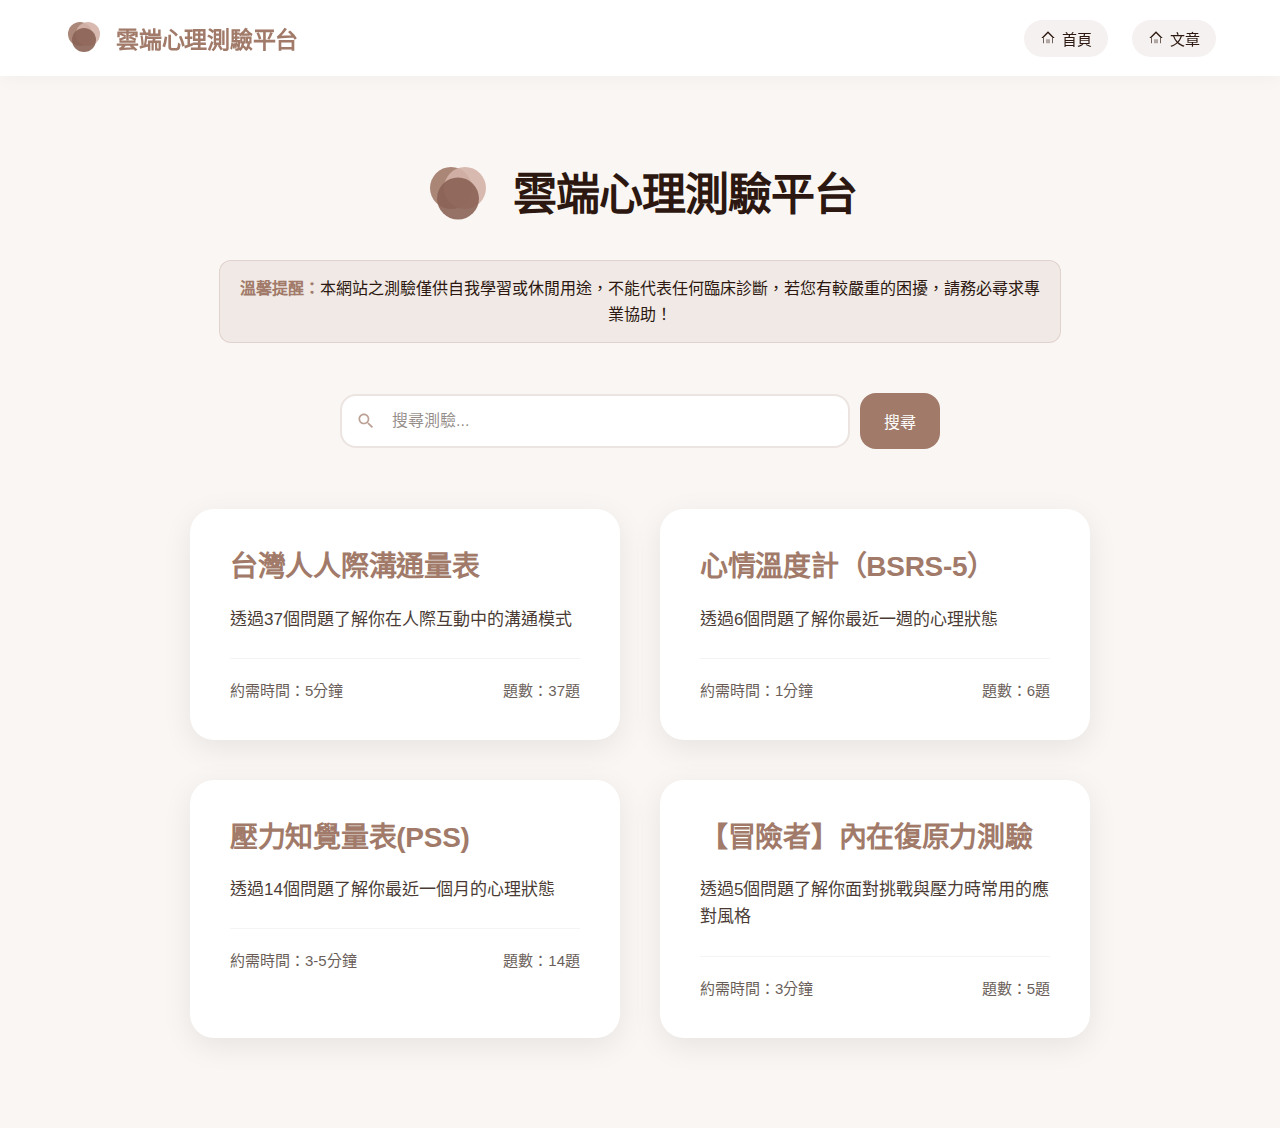
<file: index.html>
<!DOCTYPE html>
<html lang="zh-TW">
<head>
    <meta charset="UTF-8">
    <meta name="viewport" content="width=device-width, initial-scale=1.0, maximum-scale=1.0, user-scalable=no">
    
    <!-- SEO 基本標籤 -->
    <title>雲端心理測驗平台 | 免費線上心理評估工具</title>
    <meta name="description" content="提供專業的線上心理測驗，包含人際溝通量表、心情溫度計(BSRS-5)、壓力知覺量表(PSS)等多項免費評估工具。所有測驗均基於學術研究，協助您更了解自己的心理狀態。">
    <meta name="keywords" content="心理測驗,線上測驗,人際關係,壓力測試,心理健康,BSRS-5,PSS,免費測驗">
    
    <!-- Open Graph 標籤 -->
    <meta property="og:title" content="雲端心理測驗平台 | 免費線上心理評估工具">
    <meta property="og:description" content="提供專業的線上心理測驗，包含人際溝通量表、心情溫度計(BSRS-5)、壓力知覺量表(PSS)等多項免費評估工具。">
    <meta property="og:type" content="website">
    <meta property="og:url" content="https://counselearning.github.io/">
    <meta property="og:image" content="https://counselearning.github.io/favicon/og-image.png">
    <meta property="og:site_name" content="雲端心理測驗平台">
    
    <!-- Twitter Card 標籤 -->
    <meta name="twitter:card" content="summary_large_image">
    <meta name="twitter:title" content="雲端心理測驗平台 | 免費線上心理評估工具">
    <meta name="twitter:description" content="提供專業的線上心理測驗，包含人際溝通量表、心情溫度計(BSRS-5)、壓力知覺量表(PSS)等多項免費評估工具。">
    <meta name="twitter:image" content="https://counselearning.github.io/favicon/og-image.png">
    
    <!-- 其他重要 meta 標籤 -->
    <meta name="robots" content="index, follow">
    <meta name="author" content="雲端心理測驗平台">
    <meta name="language" content="zh-TW">
    
    <!-- 標準網址 -->
    <link rel="canonical" href="https://counselearning.github.io/">
    
    <!-- PWA 相關標籤 -->
    <meta name="theme-color" content="#FAF6F3">
    <meta name="apple-mobile-web-app-capable" content="yes">
    <meta name="apple-mobile-web-app-status-bar-style" content="default">
    <meta name="apple-mobile-web-app-title" content="雲端心理測驗">
    
    <!-- 原有的資源引用 -->
    <link rel="icon" type="image/svg+xml" href="favicon/favicon.svg">
    <link rel="icon" type="image/png" href="favicon/favicon.png">
    <link rel="apple-touch-icon" href="favicon/apple-touch-icon.png">
    <link rel="manifest" href="favicon/site.webmanifest">
    <link rel="stylesheet" href="common.css">
    <link rel="stylesheet" href="index.css">
</head>
<body>
    <header class="site-header">
        <div class="header-container">
            <a href="/" class="site-logo">
                <svg class="logo-svg" width="40" height="40" viewBox="0 0 40 40" fill="none" xmlns="http://www.w3.org/2000/svg">
                    <style>
                        .circle {
                            transform-origin: center;
                            transition: all 0.5s cubic-bezier(0.4, 0, 0.2, 1);
                        }
                        .site-logo:hover .circle-1 {
                            transform: translate(-2px, -2px);
                        }
                        .site-logo:hover .circle-2 {
                            transform: translate(2px, -2px);
                        }
                        .site-logo:hover .circle-3 {
                            transform: translate(0, 2px);
                        }
                    </style>
                    <g id="logo">
                        <circle class="circle circle-1" cx="16" cy="16" r="12" fill="#A17A69" fill-opacity="0.9"/>
                        <circle class="circle circle-2" cx="24" cy="16" r="12" fill="#D4B2A7" fill-opacity="0.9"/>
                        <circle class="circle circle-3" cx="20" cy="22" r="12" fill="#8B6355" fill-opacity="0.9"/>
                    </g>
                </svg>
                <span class="logo-text">雲端心理測驗平台</span>
            </a>
             <!-- 新增漢堡選單按鈕 -->
            <button class="menu-toggle" aria-label="開啟選單">
                <svg width="24" height="24" viewBox="0 0 24 24" fill="none" xmlns="http://www.w3.org/2000/svg">
                    <path class="menu-icon" d="M3 12h18M3 6h18M3 18h18" stroke="currentColor" stroke-width="2" stroke-linecap="round"/>
                </svg>
            </button>
            <nav class="site-nav">
                <a href="/" class="nav-link">首頁</a>
                <a href="/articles/" class="nav-link">文章</a>
            </nav>
        </div>
    </header>
    <div class="container">
        <div class="page-title">
            <svg class="page-title-logo" viewBox="0 0 40 40" fill="none" xmlns="http://www.w3.org/2000/svg">
                <style>
                    .circle {
                        transform-origin: center;
                        transition: all 0.5s cubic-bezier(0.4, 0, 0.2, 1);
                    }
                    .page-title:hover .circle-1 {
                        transform: translate(-2px, -2px);
                    }
                    .page-title:hover .circle-2 {
                        transform: translate(2px, -2px);
                    }
                    .page-title:hover .circle-3 {
                        transform: translate(0, 2px);
                    }
                </style>
                <g id="logo">
                    <circle class="circle circle-1" cx="16" cy="16" r="12" fill="#A17A69" fill-opacity="0.9"/>
                    <circle class="circle circle-2" cx="24" cy="16" r="12" fill="#D4B2A7" fill-opacity="0.9"/>
                    <circle class="circle circle-3" cx="20" cy="22" r="12" fill="#8B6355" fill-opacity="0.9"/>
                </g>
            </svg>
            <h1>雲端心理測驗平台</h1>
        </div>
        <p class="page-description">
            <strong>溫馨提醒：</strong>本網站之測驗僅供自我學習或休閒用途，不能代表任何臨床診斷，若您有較嚴重的困擾，請務必尋求專業協助！
        </p>
        <div class="search-container">
            <div class="search-box">
                <input type="text" class="search-input" placeholder="搜尋測驗..." id="searchTests">
                <div class="search-icon"></div>
                <button class="search-button" id="searchButton">搜尋</button>
            </div>
        </div>
        <div class="search-results-info" id="searchInfo"></div>
        <div class="search-results-divider" id="searchDivider"></div>
        <div class="tests-grid">
            <a href="./interpersonal-test/index.html" class="test-card">
                <div class="test-content">
                    <h2>台灣人人際溝通量表</h2>
                    <p>透過37個問題了解你在人際互動中的溝通模式</p>
                    <div class="test-info">
                        <span class="duration">約需時間：5分鐘</span>
                        <span class="questions">題數：37題</span>
                    </div>
                </div>
            </a>
            <a href="./BSRS-5/index.html" class="test-card">
                <div class="test-content">
                    <h2>心情溫度計（BSRS-5）</h2>
                    <p>透過6個問題了解你最近一週的心理狀態</p>
                    <div class="test-info">
                        <span class="duration">約需時間：1分鐘</span>
                        <span class="questions">題數：6題</span>
                    </div>
                </div>
            </a>
            <a href="./stress-perception-scale/index.html" class="test-card">
                <div class="test-content">
                    <h2>壓力知覺量表(PSS)</h2>
                    <p>透過14個問題了解你最近一個月的心理狀態</p>
                    <div class="test-info">
                        <span class="duration">約需時間：3-5分鐘</span>
                        <span class="questions">題數：14題</span>
                    </div>
                </div>
            </a>
            <a href="./BASIC-PH/index.html" class="test-card">
                <div class="test-content">
                    <h2>【冒險者】內在復原力測驗</h2>
                    <p>透過5個問題了解你面對挑戰與壓力時常用的應對風格</p>
                    <div class="test-info">
                        <span class="duration">約需時間：3分鐘</span>
                        <span class="questions">題數：5題</span>
                    </div>
                </div>
            </a>
            <!-- 未來可以在這裡添加更多測驗卡片 -->
        </div>
    </div>
    <script>
    function normalizeChineseText(text) {
        // 建立異體字對照表
        const variants = {
            // 繁簡體對照
            '臺': '台',
            '裡': '里',
            '佇': '住',
            '瞭': '了',
            '曆': '歷',
            '檯': '台',
            '瑯': '琅',
            '甯': '寧',
            '佔': '占',
            '纔': '才',
            '衆': '眾',
            '峯': '峰',
            '棱': '稜',
            '污': '汙',
            
            // 常見異體字
            '淨': '凈',
            '裏': '裡',
            '姊': '姐',
            '啟': '啓',
            '囉': '羅',
            '檢': '検',
            '查': '査',
            '閒': '閑',
            '綫': '線',
            '峽': '峡',
            
            // 量詞異體
            '個': '个',
            '隻': '只',
            '裡': '裏',
            
            // 常用詞異體
            '群眾': '群衆',
            '讚': '贊',
            '歲': '嵗',
            '溫': '温',
            '賬': '帳',
            '徵': '征',
            
            // 地名常見異體
            '臺灣': '台灣',
            '臺北': '台北',
            '臺中': '台中',
            '臺南': '台南',
            '臺東': '台東',
            
            // 數字異體
            '壹': '一',
            '貳': '二',
            '參': '三',
            '肆': '四',
            '伍': '五',
            '陸': '六',
            '柒': '七',
            '捌': '八',
            '玖': '九',
            '拾': '十',
            
            // 常見錯別字對照
            '准': '準',
            '余': '餘',
            '后': '後',
            '麵': '面',
            '復': '複',
        };
        
        // 先處理較長的詞組
        const phrases = ['臺灣', '臺北', '臺中', '臺南', '臺東', '群眾'];
        phrases.forEach(phrase => {
            if (variants[phrase]) {
                text = text.replace(new RegExp(phrase, 'g'), variants[phrase]);
            }
        });
        
        // 再處單字
        return text.split('').map(char => variants[char] || char).join('');
    }

    function calculateSimilarity(str1, str2) {
        // 將字串轉換為小寫並移除空格，同時處理異體字
        str1 = normalizeChineseText(str1.toLowerCase().replace(/\s+/g, ''));
        str2 = normalizeChineseText(str2.toLowerCase().replace(/\s+/g, ''));
        
        // 計算最長公共子序列(LCS)長度
        const m = str1.length;
        const n = str2.length;
        const dp = Array(m + 1).fill().map(() => Array(n + 1).fill(0));
        
        for (let i = 1; i <= m; i++) {
            for (let j = 1; j <= n; j++) {
                if (str1[i - 1] === str2[j - 1]) {
                    dp[i][j] = dp[i - 1][j - 1] + 1;
                } else {
                    dp[i][j] = Math.max(dp[i - 1][j], dp[i][j - 1]);
                }
            }
        }
        
        return dp[m][n] / Math.max(m, n);
    }

    function performSearch() {
        const searchTerm = normalizeChineseText(document.getElementById('searchTests').value.toLowerCase());
        const testCards = document.querySelectorAll('.test-card');
        const searchInfo = document.getElementById('searchInfo');
        const searchDivider = document.getElementById('searchDivider');
        
        if (!searchTerm.trim()) {
            testCards.forEach(card => card.style.display = '');
            searchInfo.style.display = 'none';
            searchDivider.style.display = 'none';
            return;
        }

        let exactMatches = 0;
        let fuzzyMatches = [];

        testCards.forEach(card => {
            const title = normalizeChineseText(card.querySelector('h2').textContent);
            const description = normalizeChineseText(card.querySelector('p').textContent);
            const titleLower = title.toLowerCase();
            const descriptionLower = description.toLowerCase();

            // 檢查精確匹配
            if (titleLower.includes(searchTerm) || descriptionLower.includes(searchTerm)) {
                card.style.display = '';
                exactMatches++;
            } else {
                // 檢查模糊匹配
                const titleSimilarity = calculateSimilarity(searchTerm, titleLower);
                const descSimilarity = calculateSimilarity(searchTerm, descriptionLower);
                const similarity = Math.max(titleSimilarity, descSimilarity);

                if (similarity > 0.3) {
                    fuzzyMatches.push({
                        card: card,
                        similarity: similarity
                    });
                    card.style.display = 'none';
                } else {
                    card.style.display = 'none';
                }
            }
        });

        // 更新搜尋結果信息
        if (exactMatches === 0 && fuzzyMatches.length === 0) {
            searchInfo.innerHTML = `<strong>找不到符合 "${searchTerm}" 的測驗</strong><br>請嘗試其他關鍵字`;
            searchInfo.style.display = 'block';
            searchDivider.style.display = 'none';
        } else {
            let infoText = '';
            if (exactMatches > 0) {
                infoText = `<strong>找到 ${exactMatches} 個符合的測驗</strong>`;
            }
            if (fuzzyMatches.length > 0) {
                fuzzyMatches.sort((a, b) => b.similarity - a.similarity);
                
                if (exactMatches > 0) {
                    searchDivider.style.display = 'block';
                    infoText += '<br><br>您可能也對以下測驗感興趣：';
                } else {
                    infoText = '<strong>找不到完全符合的測驗</strong><br>以下是相關推薦：';
                }

                fuzzyMatches.forEach(match => {
                    match.card.style.display = '';
                });
            }
            searchInfo.innerHTML = infoText;
            searchInfo.style.display = 'block';
        }
    }

    // 點擊搜尋按鈕時執行搜尋
    document.getElementById('searchButton').addEventListener('click', performSearch);

    // 按下 Enter 鍵時執行搜尋
    document.getElementById('searchTests').addEventListener('keypress', function(e) {
        if (e.key === 'Enter') {
            e.preventDefault();
            performSearch();
        }
    });
    </script>
    <script src="common.js"></script>
</body>
</html>
</file>
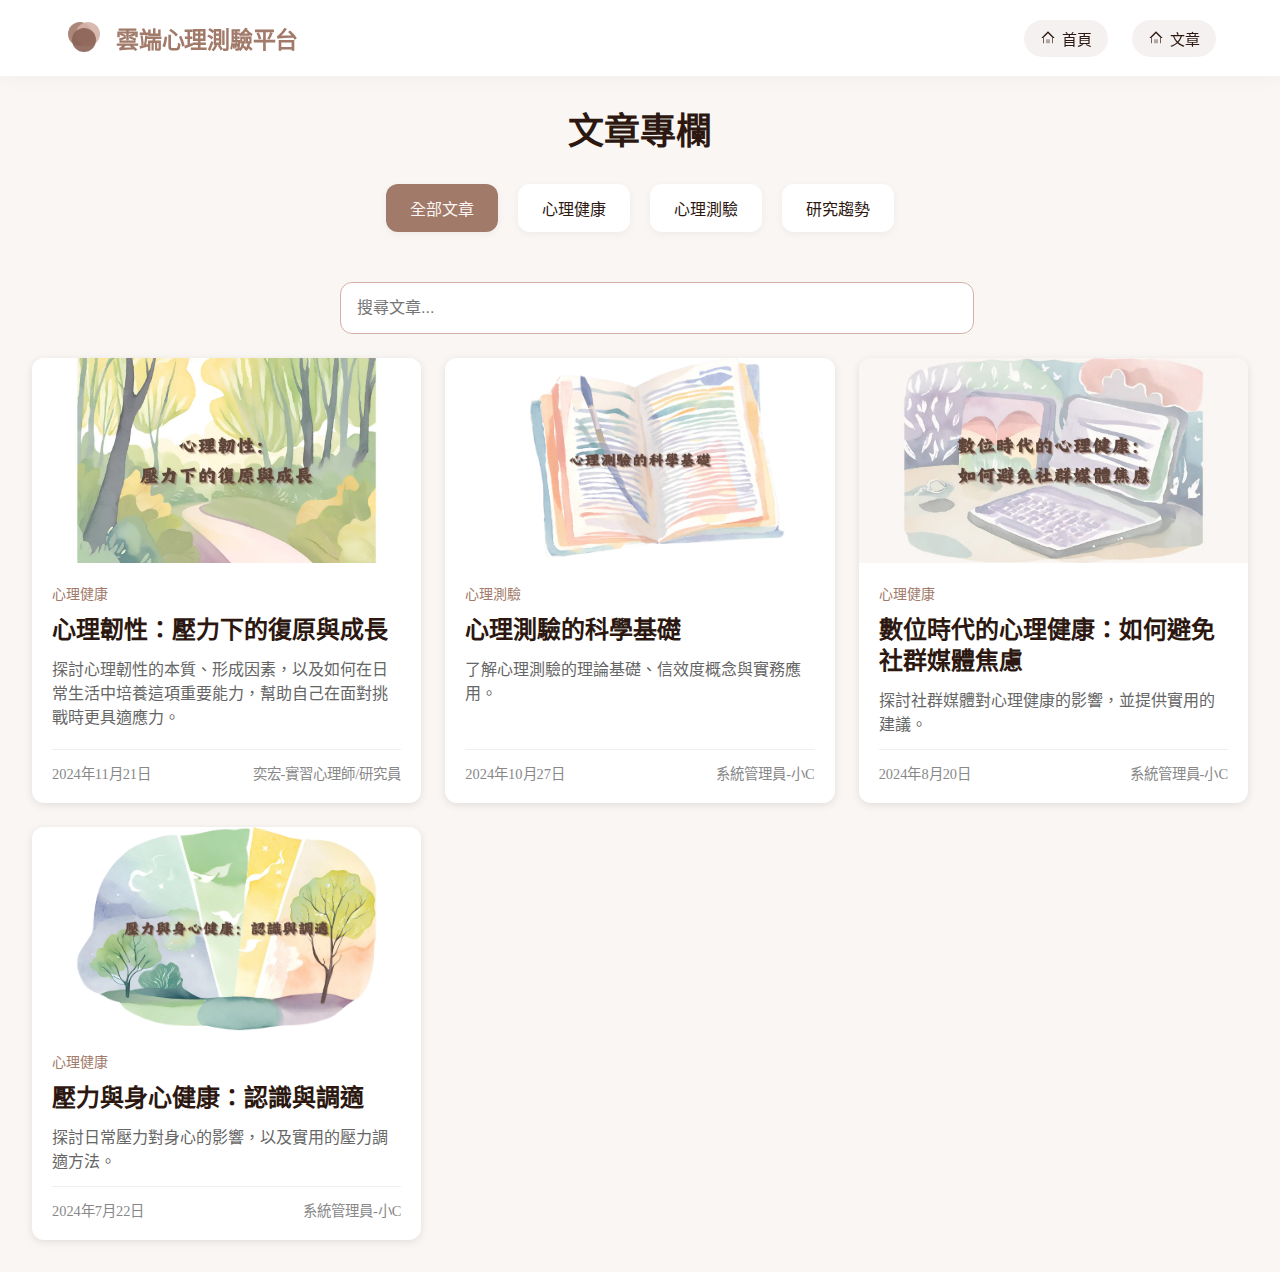
<file: articles/index.html>
<!DOCTYPE html>
<html lang="zh-TW">
<head>
    <meta charset="UTF-8">
    <meta name="viewport" content="width=device-width, initial-scale=1.0, maximum-scale=1.0, user-scalable=no">
    <title>文章專欄 | 雲端心理測驗平台</title>
    <meta name="description" content="探索心理健康、心理測驗與研究趨勢的專業文章。提供最新的心理學研究、測驗理論與實務應用。">
    <meta name="keywords" content="心理健康,心理測驗,研究趨勢,心理學文章,心理諮商">
    <link rel="canonical" href="https://counselearning.github.io/articles/">
    <link rel="icon" type="image/svg+xml" href="../favicon/favicon.svg">
    <link rel="icon" type="image/png" href="../favicon/favicon.png">
    <link rel="apple-touch-icon" href="../favicon/apple-touch-icon.png">
    <link rel="manifest" href="../favicon/site.webmanifest">
    <link rel="stylesheet" href="../common.css">
    <link rel="stylesheet" href="styles.css">
    <style>
        :root {
            --primary-color: #A17A69;
            --secondary-color: #D4B2A7;
            --background-color: #FAF6F3;
            --text-color: #2C1810;
            --hover-color: #8B6355;
        }

        body {
            background-color: var(--background-color);
        }
    </style>
    
</head>
<body>
    <header class="site-header">
        <div class="header-container">
            <a href="/" class="site-logo">
                <svg class="logo-svg" width="40" height="40" viewBox="0 0 40 40" fill="none" xmlns="http://www.w3.org/2000/svg">
                    <style>
                        .circle {
                            transform-origin: center;
                            transition: all 0.5s cubic-bezier(0.4, 0, 0.2, 1);
                        }
                        .site-logo:hover .circle-1 {
                            transform: translate(-2px, -2px);
                        }
                        .site-logo:hover .circle-2 {
                            transform: translate(2px, -2px);
                        }
                        .site-logo:hover .circle-3 {
                            transform: translate(0, 2px);
                        }
                    </style>
                    <g id="logo">
                        <circle class="circle circle-1" cx="16" cy="16" r="12" fill="#A17A69" fill-opacity="0.9"/>
                        <circle class="circle circle-2" cx="24" cy="16" r="12" fill="#D4B2A7" fill-opacity="0.9"/>
                        <circle class="circle circle-3" cx="20" cy="22" r="12" fill="#8B6355" fill-opacity="0.9"/>
                    </g>
                </svg>
                <span class="logo-text">雲端心理測驗平台</span>
            </a>
             <!-- 新增漢堡選單按鈕 -->
            <button class="menu-toggle" aria-label="開啟選單">
                <svg width="24" height="24" viewBox="0 0 24 24" fill="none" xmlns="http://www.w3.org/2000/svg">
                    <path class="menu-icon" d="M3 12h18M3 6h18M3 18h18" stroke="currentColor" stroke-width="2" stroke-linecap="round"/>
                </svg>
            </button>
            <nav class="site-nav">
                <a href="/" class="nav-link">首頁</a>
                <a href="/articles/" class="nav-link">文章</a>
            </nav>
        </div>
    </header>

    <div class="container">
        <div class="articles-header">
            <h1>文章專欄</h1>
            <div class="category-tabs">
                <button class="category-tab active" data-category="all">全部文章</button>
                <button class="category-tab" data-category="mental-health">心理健康</button>
                <button class="category-tab" data-category="psychological-tests">心理測驗</button>
                <button class="category-tab" data-category="research-trends">研究趨勢</button>
            </div>
        </div>

        <div class="search-container">
            <input type="text" id="searchArticles" placeholder="搜尋文章...">
        </div>

        <div class="articles-grid">
            <!-- 文章卡片由 JavaScript 動態載入 -->
        </div>
    </div>

    <script src="articles.js"></script>
    <script src="../common.js"></script>
</body>
</html>
</file>
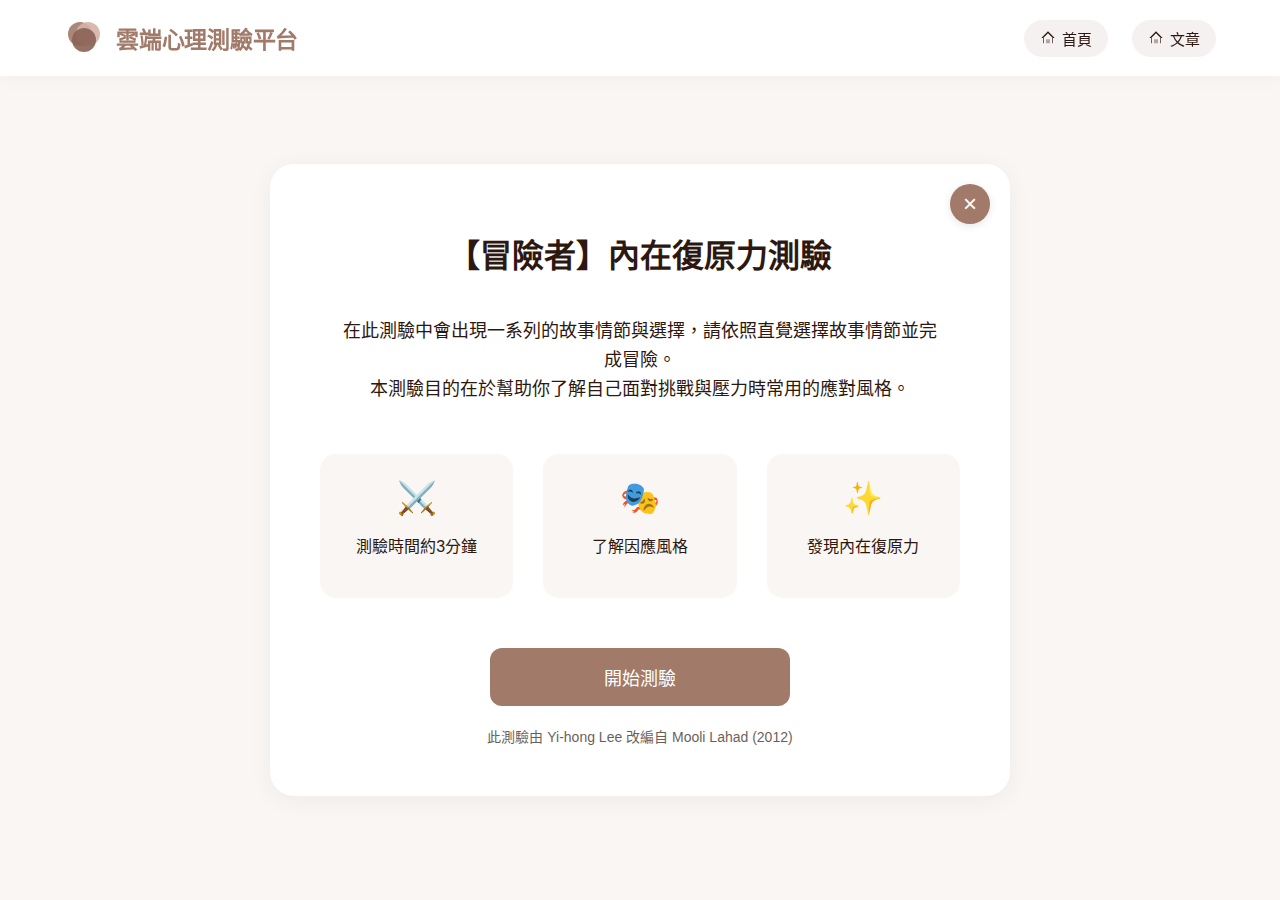
<file: BASIC-PH/index.html>
<!DOCTYPE html>
<html lang="zh-TW">
<head>
    <meta charset="UTF-8">
    <meta name="viewport" content="width=device-width, initial-scale=1.0, maximum-scale=1.0, user-scalable=no">
    <title>【冒險者】內在復原力測驗 | 雲端心理測驗平台</title>
    <meta name="description" content="透過一場奇幻冒險，探索你的內在復原力。本測驗改編自 Mooli Lahad 的六階段敘事法，幫助你了解自己面對挑戰時的應對方式。">
    <meta name="keywords" content="冒險者復原力,心理測驗,冒險測驗,性格測驗,心理健康,內在復原力">
    <link rel="canonical" href="https://counselearning.github.io/BASIC-PH/">
    <link rel="icon" type="image/svg+xml" href="../favicon/favicon.svg">
    <link rel="icon" type="image/png" href="../favicon/favicon.png">
    <link rel="apple-touch-icon" href="../favicon/apple-touch-icon.png">
    <link rel="manifest" href="../favicon/site.webmanifest">
    <link rel="stylesheet" href="../common.css">
    <link rel="stylesheet" href="styles.css">
</head>
<body>
    <header class="site-header">
        <div class="header-container">
            <a href="/" class="site-logo">
                <svg class="logo-svg" width="40" height="40" viewBox="0 0 40 40" fill="none" xmlns="http://www.w3.org/2000/svg">
                    <style>
                        .circle {
                            transform-origin: center;
                            transition: all 0.5s cubic-bezier(0.4, 0, 0.2, 1);
                        }
                        .site-logo:hover .circle-1 {
                            transform: translate(-2px, -2px);
                        }
                        .site-logo:hover .circle-2 {
                            transform: translate(2px, -2px);
                        }
                        .site-logo:hover .circle-3 {
                            transform: translate(0, 2px);
                        }
                    </style>
                    <g id="logo">
                        <circle class="circle circle-1" cx="16" cy="16" r="12" fill="#A17A69" fill-opacity="0.9"/>
                        <circle class="circle circle-2" cx="24" cy="16" r="12" fill="#D4B2A7" fill-opacity="0.9"/>
                        <circle class="circle circle-3" cx="20" cy="22" r="12" fill="#8B6355" fill-opacity="0.9"/>
                    </g>
                </svg>
                <span class="logo-text">雲端心理測驗平台</span>
            </a>
             <!-- 新增漢堡選單按鈕 -->
            <button class="menu-toggle" aria-label="開啟選單">
                <svg width="24" height="24" viewBox="0 0 24 24" fill="none" xmlns="http://www.w3.org/2000/svg">
                    <path class="menu-icon" d="M3 12h18M3 6h18M3 18h18" stroke="currentColor" stroke-width="2" stroke-linecap="round"/>
                </svg>
            </button>
            <nav class="site-nav">
                <a href="/" class="nav-link">首頁</a>
                <a href="/articles/" class="nav-link">文章</a>
            </nav>
        </div>
    </header>

    <div class="container">
        <!-- 入口頁面 -->
        <div id="intro" class="card-container">
            <a href="../index.html" class="close-button">×</a>
            <h1>【冒險者】內在復原力測驗</h1>
            <p class="description">
                在此測驗中會出現一系列的故事情節與選擇，請依照直覺選擇故事情節並完成冒險。
                <br>
                本測驗目的在於幫助你了解自己面對挑戰與壓力時常用的應對風格。
            </p>
            <div class="features">
                <div class="feature">
                    <span class="feature-icon">⚔️</span>
                    <p>測驗時間約3分鐘</p>
                </div>
                <div class="feature">
                    <span class="feature-icon">🎭</span>
                    <p>了解因應風格</p>
                </div>
                <div class="feature">
                    <span class="feature-icon">✨</span>
                    <p>發現內在復原力</p>
                </div>
            </div>
            <button id="startTest" class="start-btn">開始測驗</button>
            <div class="citation">
                此測驗由 Yi-hong Lee 改編自 Mooli Lahad (2012)
            </div>
        </div>

        <!-- 測驗頁面 -->
        <div id="test" class="card-container">
            <h2 class="test-title">【冒險者】內在復原力測驗</h2>
            <a href="index.html" class="close-button">×</a>
            <div class="progress-container">
                <span class="question-counter">故事進度 1/6</span>
                <div class="progress-bar">
                    <div class="progress-fill"></div>
                </div>
            </div>
            <div class="question-container">
                <!-- 問題內容由 JavaScript 動態插入 -->
            </div>
            <div class="navigation-buttons">
                <button id="prevQuestion" class="secondary-button hidden">上一步</button>
            </div>
        </div>

        <!-- 結果頁面 -->
        <div id="result" class="card-container">
            <a href="index.html" class="close-button">×</a>
            <!-- 結果內容由 JavaScript 動態插入 -->
        </div>
    </div>

    <script src="script.js"></script>
    <script src="../common.js"></script>
</body>
</html>
</file>
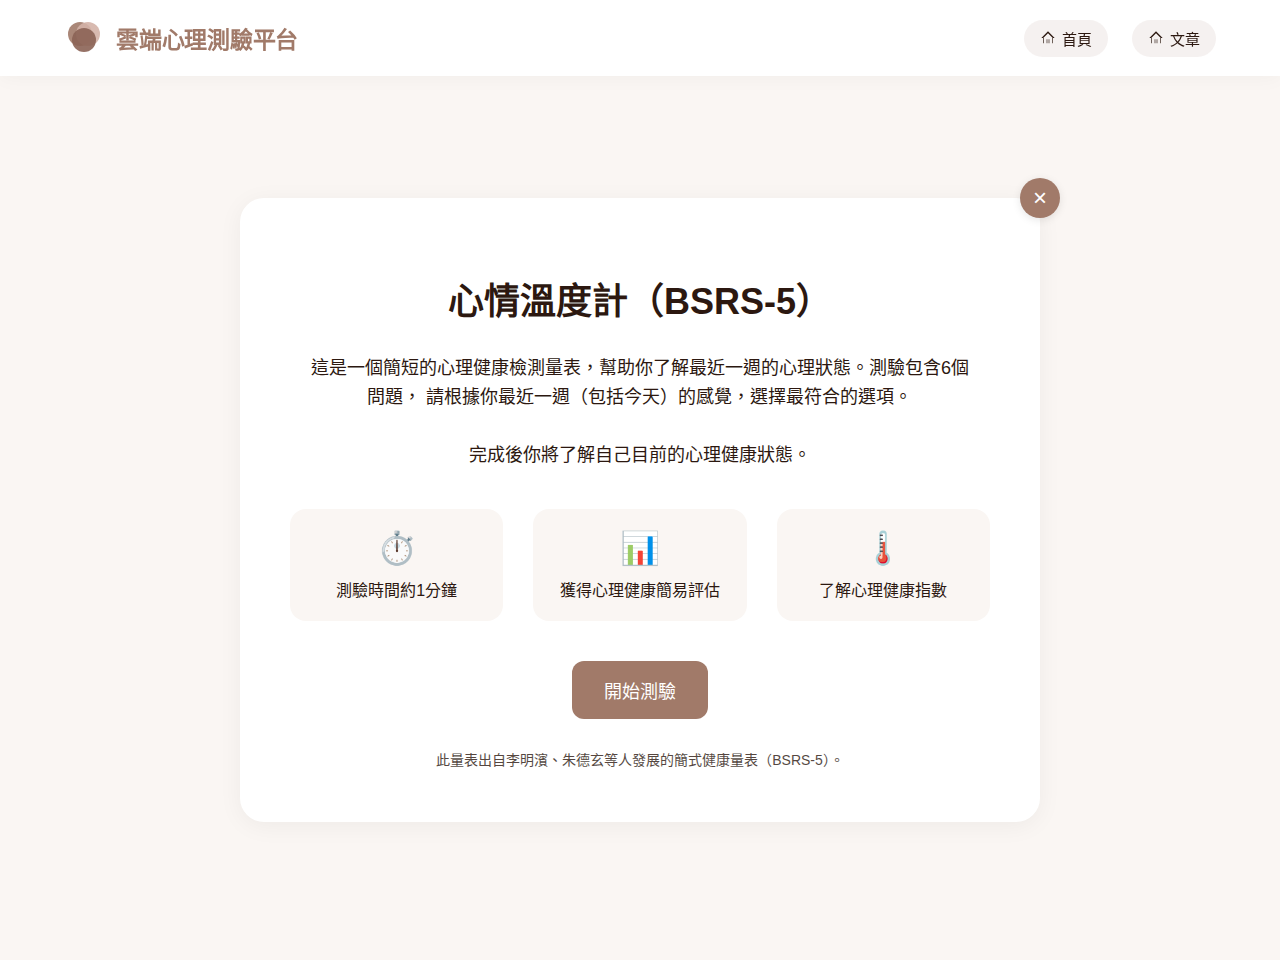
<file: BSRS-5/index.html>
<!DOCTYPE html>
<html lang="zh-TW">
<head>
    <meta charset="UTF-8">
    <meta name="viewport" content="width=device-width, initial-scale=1.0, maximum-scale=1.0, user-scalable=no">
    <title>心情溫度計（BSRS-5）</title>
    <link rel="icon" type="image/svg+xml" href="../favicon/favicon.svg">
    <link rel="icon" type="image/png" href="../favicon/favicon.png">
    <link rel="apple-touch-icon" href="../favicon/apple-touch-icon.png">
    <link rel="manifest" href="../favicon/site.webmanifest">
    <link rel="stylesheet" href="../common.css">
    <link rel="stylesheet" href="index.css">
</head>
<body>
    <header class="site-header">
        <div class="header-container">
            <a href="/" class="site-logo">
                <svg class="logo-svg" width="40" height="40" viewBox="0 0 40 40" fill="none" xmlns="http://www.w3.org/2000/svg">
                    <style>
                        .circle {
                            transform-origin: center;
                            transition: all 0.5s cubic-bezier(0.4, 0, 0.2, 1);
                        }
                        .site-logo:hover .circle-1 {
                            transform: translate(-2px, -2px);
                        }
                        .site-logo:hover .circle-2 {
                            transform: translate(2px, -2px);
                        }
                        .site-logo:hover .circle-3 {
                            transform: translate(0, 2px);
                        }
                    </style>
                    <g id="logo">
                        <circle class="circle circle-1" cx="16" cy="16" r="12" fill="#A17A69" fill-opacity="0.9"/>
                        <circle class="circle circle-2" cx="24" cy="16" r="12" fill="#D4B2A7" fill-opacity="0.9"/>
                        <circle class="circle circle-3" cx="20" cy="22" r="12" fill="#8B6355" fill-opacity="0.9"/>
                    </g>
                </svg>
                <span class="logo-text">雲端心理測驗平台</span>
            </a>
             <!-- 新增漢堡選單按鈕 -->
            <button class="menu-toggle" aria-label="開啟選單">
                <svg width="24" height="24" viewBox="0 0 24 24" fill="none" xmlns="http://www.w3.org/2000/svg">
                    <path class="menu-icon" d="M3 12h18M3 6h18M3 18h18" stroke="currentColor" stroke-width="2" stroke-linecap="round"/>
                </svg>
            </button>
            <nav class="site-nav">
                <a href="/" class="nav-link">首頁</a>
                <a href="/articles/" class="nav-link">文章</a>
            </nav>
        </div>
    </header>
    <div class="container">
        <a href="../index.html" class="close-button">×</a>
        <div class="content">
            <h1>心情溫度計（BSRS-5）</h1>
            <p class="description">
                這是一個簡短的心理健康檢測量表，幫助你了解最近一週的心理狀態。測驗包含6個問題，
                請根據你最近一週（包括今天）的感覺，選擇最符合的選項。
                <br><br>
                完成後你將了解自己目前的心理健康狀態。
            </p>
            <div class="features">
                <div class="feature">
                    <span class="feature-icon">⏱️</span>
                    <p>測驗時間約1分鐘</p>
                </div>
                <div class="feature">
                    <span class="feature-icon">📊</span>
                    <p>獲得心理健康簡易評估</p>
                </div>
                <div class="feature">
                    <span class="feature-icon">🌡️</span>
                    <p>了解心理健康指數</p>
                </div>
            </div>
            <a href="bsrs5test.html" class="start-btn">開始測驗</a>
            <div class="citation">
                此量表出自李明濱、朱德玄等人發展的簡式健康量表（BSRS-5）。
            </div>
        </div>
    </div>
    <script src="../common.js"></script>
</body>
</html>
</file>
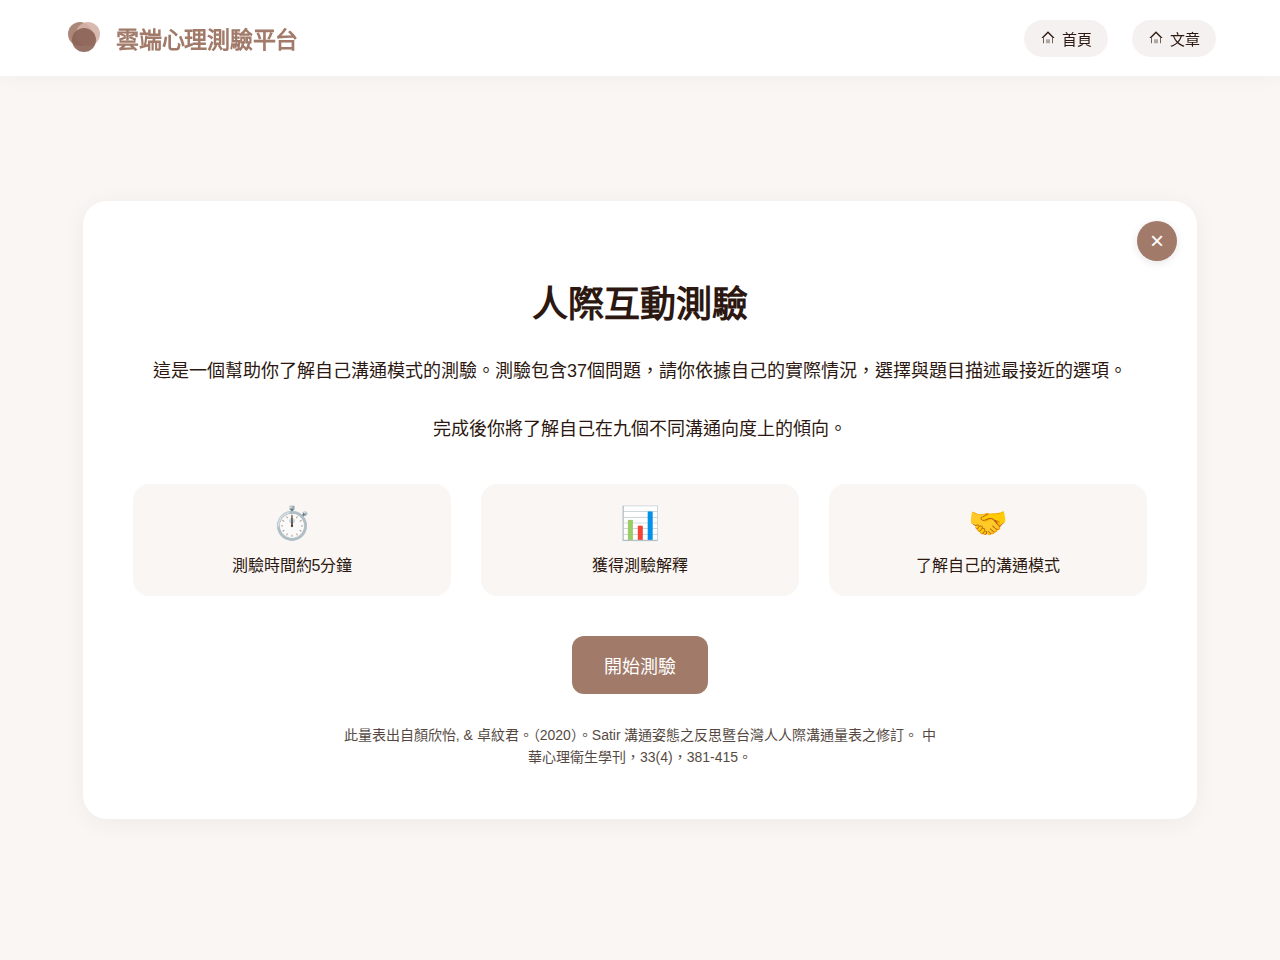
<file: interpersonal-test/index.html>
<!DOCTYPE html>
<html lang="zh-TW">
<head>
    <meta charset="UTF-8">
    <meta name="viewport" content="width=device-width, initial-scale=1.0, maximum-scale=1.0, user-scalable=no">
    <title>人際互動測驗</title>
    <link rel="icon" type="image/svg+xml" href="../favicon/favicon.svg">
    <link rel="icon" type="image/png" href="../favicon/favicon.png">
    <link rel="apple-touch-icon" href="../favicon/apple-touch-icon.png">
    <link rel="manifest" href="../favicon/site.webmanifest">
    <link rel="stylesheet" href="../common.css">
    <link rel="stylesheet" href="index.css">
</head>
<body>
    <header class="site-header">
        <div class="header-container">
            <a href="/" class="site-logo">
                <svg class="logo-svg" width="40" height="40" viewBox="0 0 40 40" fill="none" xmlns="http://www.w3.org/2000/svg">
                    <style>
                        .circle {
                            transform-origin: center;
                            transition: all 0.5s cubic-bezier(0.4, 0, 0.2, 1);
                        }
                        .site-logo:hover .circle-1 {
                            transform: translate(-2px, -2px);
                        }
                        .site-logo:hover .circle-2 {
                            transform: translate(2px, -2px);
                        }
                        .site-logo:hover .circle-3 {
                            transform: translate(0, 2px);
                        }
                    </style>
                    <g id="logo">
                        <circle class="circle circle-1" cx="16" cy="16" r="12" fill="#A17A69" fill-opacity="0.9"/>
                        <circle class="circle circle-2" cx="24" cy="16" r="12" fill="#D4B2A7" fill-opacity="0.9"/>
                        <circle class="circle circle-3" cx="20" cy="22" r="12" fill="#8B6355" fill-opacity="0.9"/>
                    </g>
                </svg>
                <span class="logo-text">雲端心理測驗平台</span>
            </a>
             <!-- 新增漢堡選單按鈕 -->
            <button class="menu-toggle" aria-label="開啟選單">
                <svg width="24" height="24" viewBox="0 0 24 24" fill="none" xmlns="http://www.w3.org/2000/svg">
                    <path class="menu-icon" d="M3 12h18M3 6h18M3 18h18" stroke="currentColor" stroke-width="2" stroke-linecap="round"/>
                </svg>
            </button>
            <nav class="site-nav">
                <a href="/" class="nav-link">首頁</a>
                <a href="/articles/" class="nav-link">文章</a>
            </nav>
        </div>
    </header>
    <div class="container">
        <a href="../index.html" class="close-button">×</a>
        <div class="content">
            <h1>人際互動測驗</h1>
            <p class="description">
                這是一個幫助你了解自己溝通模式的測驗。測驗包含37個問題，請你依據自己的實際情況，選擇與題目描述最接近的選項。
                <br><br>
                完成後你將了解自己在九個不同溝通向度上的傾向。
            </p>
            <div class="features">
                <div class="feature">
                    <span class="feature-icon">⏱️</span>
                    <p>測驗時間約5分鐘</p>
                </div>
                <div class="feature">
                    <span class="feature-icon">📊</span>
                    <p>獲得測驗解釋</p>
                </div>
                <div class="feature">
                    <span class="feature-icon">🤝</span>
                    <p>了解自己的溝通模式</p>
                </div>
            </div>
            <a href="interpersonaltest.html" class="start-btn">開始測驗</a>
            <div class="citation">
                此量表出自顏欣怡, & 卓紋君。（2020）。Satir 溝通姿態之反思暨台灣人人際溝通量表之修訂。
                中華心理衛生學刊，33(4)，381-415。
            </div>
        </div>
    </div>
    <script src="../common.js"></script>
</body>
</html>
</file>
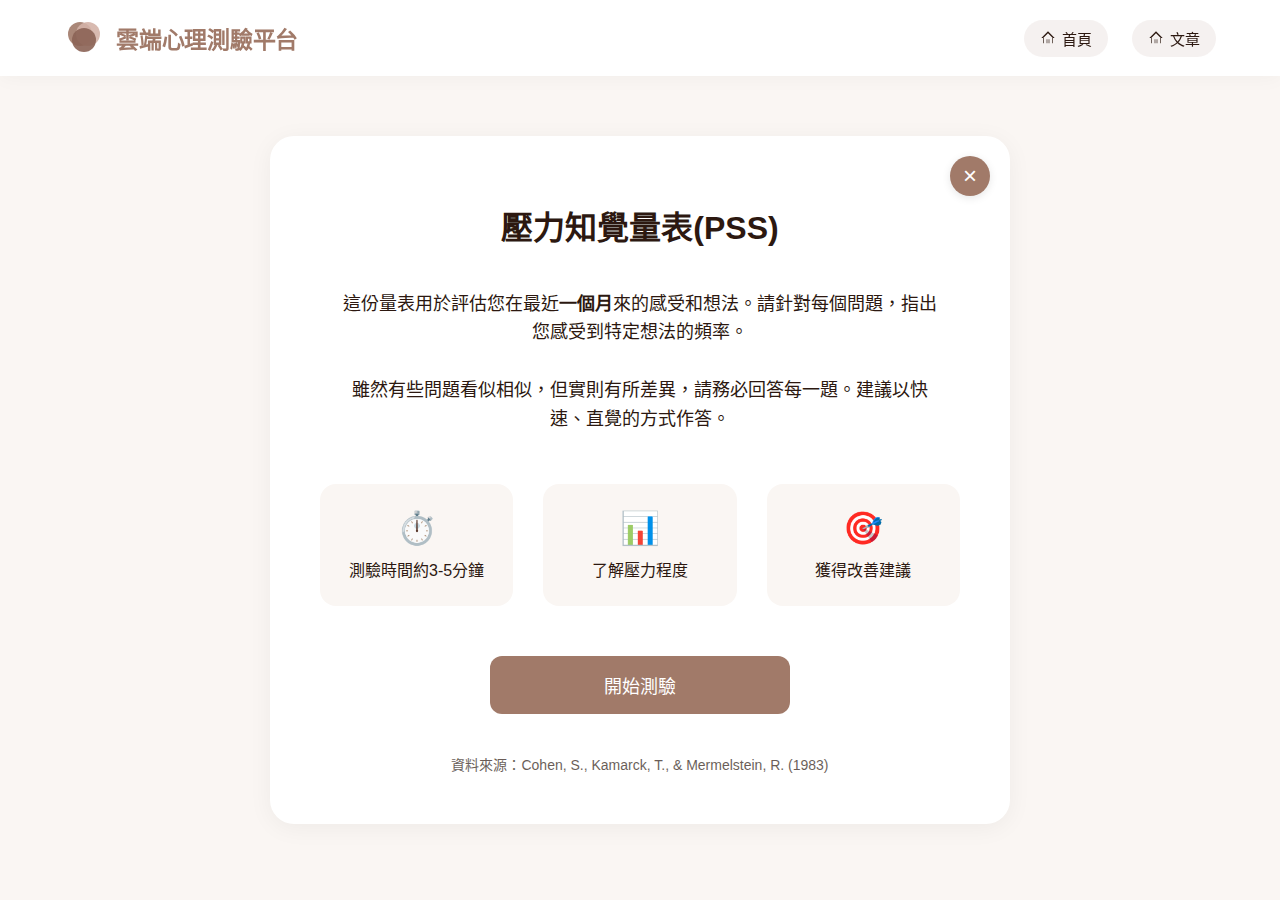
<file: stress-perception-scale/index.html>
<!DOCTYPE html>
<html lang="zh-TW">
<head>
    <meta charset="UTF-8">
    <meta name="viewport" content="width=device-width, initial-scale=1.0, maximum-scale=1.0, user-scalable=no">
    <title>壓力知覺量表(PSS) | 雲端心理測驗平台</title>
    <meta name="description" content="透過14個問題了解您最近一個月的心理壓力狀態。本測驗基於 Cohen 等人(1983)開發的壓力知覺量表(PSS)，幫助您評估自己的壓力程度。">
    <meta name="keywords" content="壓力測試,壓力量表,PSS,心理測驗,壓力評估,心理健康">
    <link rel="canonical" href="https://counselearning.github.io/stress-perception-scale/">
    <link rel="icon" type="image/svg+xml" href="../favicon/favicon.svg">
    <link rel="icon" type="image/png" href="../favicon/favicon.png">
    <link rel="apple-touch-icon" href="../favicon/apple-touch-icon.png">
    <link rel="manifest" href="../favicon/site.webmanifest">
    <link rel="stylesheet" href="../common.css">
    <link rel="stylesheet" href="styles.css">
</head>
<body>
    <header class="site-header">
        <div class="header-container">
            <a href="/" class="site-logo">
                <svg class="logo-svg" width="40" height="40" viewBox="0 0 40 40" fill="none" xmlns="http://www.w3.org/2000/svg">
                    <style>
                        .circle {
                            transform-origin: center;
                            transition: all 0.5s cubic-bezier(0.4, 0, 0.2, 1);
                        }
                        .site-logo:hover .circle-1 {
                            transform: translate(-2px, -2px);
                        }
                        .site-logo:hover .circle-2 {
                            transform: translate(2px, -2px);
                        }
                        .site-logo:hover .circle-3 {
                            transform: translate(0, 2px);
                        }
                    </style>
                    <g id="logo">
                        <circle class="circle circle-1" cx="16" cy="16" r="12" fill="#A17A69" fill-opacity="0.9"/>
                        <circle class="circle circle-2" cx="24" cy="16" r="12" fill="#D4B2A7" fill-opacity="0.9"/>
                        <circle class="circle circle-3" cx="20" cy="22" r="12" fill="#8B6355" fill-opacity="0.9"/>
                    </g>
                </svg>
                <span class="logo-text">雲端心理測驗平台</span>
            </a>
             <!-- 新增漢堡選單按鈕 -->
            <button class="menu-toggle" aria-label="開啟選單">
                <svg width="24" height="24" viewBox="0 0 24 24" fill="none" xmlns="http://www.w3.org/2000/svg">
                    <path class="menu-icon" d="M3 12h18M3 6h18M3 18h18" stroke="currentColor" stroke-width="2" stroke-linecap="round"/>
                </svg>
            </button>
            <nav class="site-nav">
                <a href="/" class="nav-link">首頁</a>
                <a href="/articles/" class="nav-link">文章</a>
            </nav>
        </div>
    </header>

    <div class="container">
        <!-- 入口頁面 -->
        <div id="intro" class="card-container">
            <a href="../index.html" class="close-button">×</a>
            <h1>壓力知覺量表(PSS)</h1>
            <p class="description">
                這份量表用於評估您在最近<strong>一個月</strong>來的感受和想法。請針對每個問題，指出您感受到特定想法的頻率。
                <br><br>
                雖然有些問題看似相似，但實則有所差異，請務必回答每一題。建議以快速、直覺的方式作答。
            </p>
            <div class="features">
                <div class="feature">
                    <span class="feature-icon">⏱️</span>
                    <p>測驗時間約3-5分鐘</p>
                </div>
                <div class="feature">
                    <span class="feature-icon">📊</span>
                    <p>了解壓力程度</p>
                </div>
                <div class="feature">
                    <span class="feature-icon">🎯</span>
                    <p>獲得改善建議</p>
                </div>
            </div>
            <button id="startTest" class="start-btn">開始測驗</button>
            <div class="citation">
                資料來源：Cohen, S., Kamarck, T., & Mermelstein, R. (1983)
            </div>
        </div>

        <!-- 測驗頁面 -->
        <div id="test" class="card-container">
            <h2 class="test-title">壓力知覺量表(PSS)</h2>
            <a href="index.html" class="close-button">×</a>
            <div class="progress-container">
                <span class="question-counter">題目 1/14</span>
                <div class="progress-bar">
                    <div class="progress-fill"></div>
                </div>
            </div>
            <div class="question-container">
                <!-- 問題內容由 JavaScript 動態插入 -->
            </div>
            <div class="navigation-buttons">
                <button id="prevQuestion" class="secondary-button hidden">上一題</button>
            </div>
        </div>

        <!-- 結果頁面 -->
        <div id="result" class="card-container">
            <a href="index.html" class="close-button">×</a>
            <!-- 結果內容由 JavaScript 動態插入 -->
        </div>
    </div>

    <script src="script.js"></script>
    <script src="../common.js"></script>
</body>
</html>
</file>
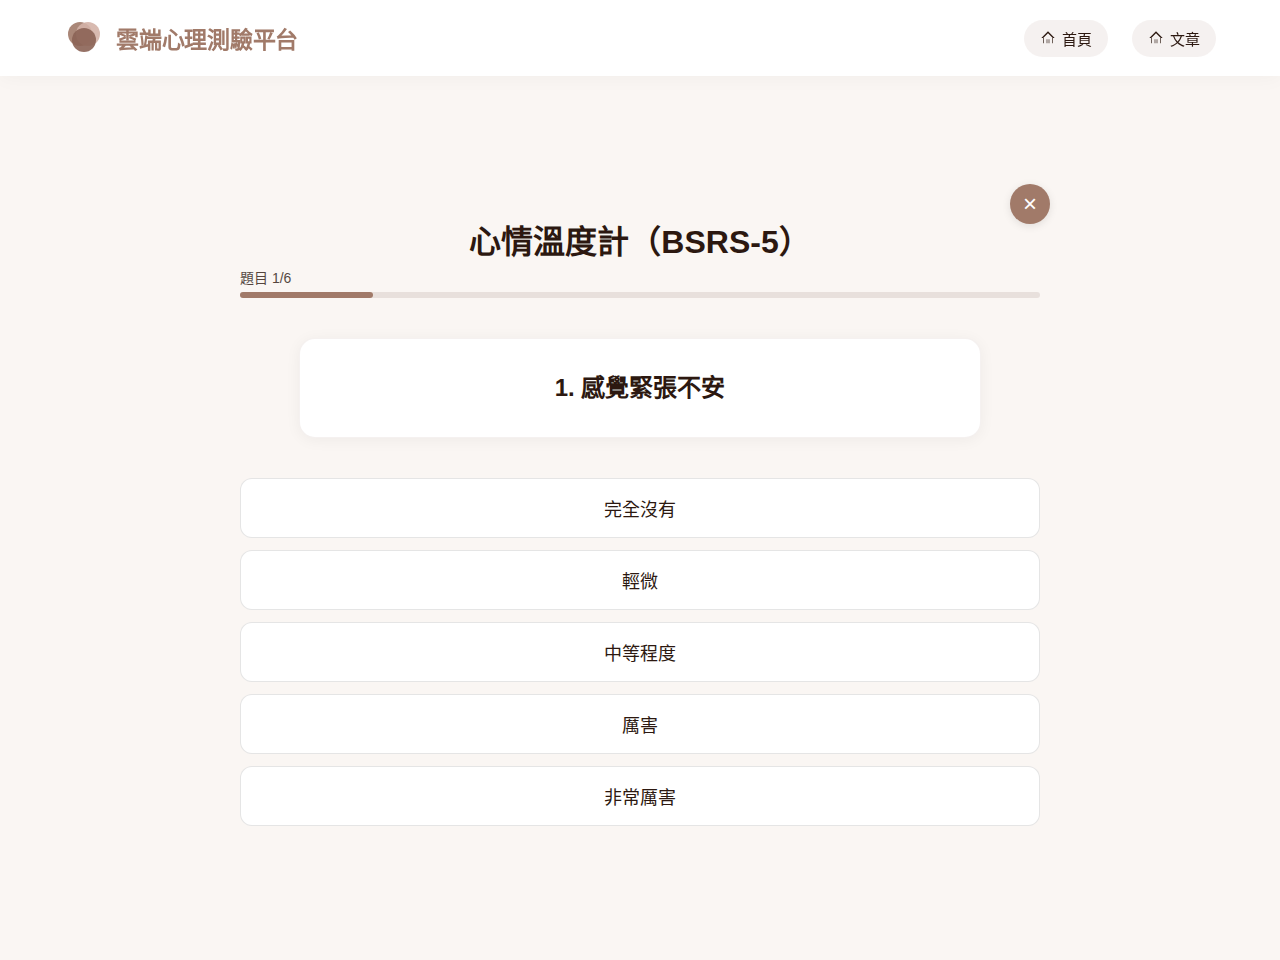
<file: BSRS-5/bsrs5test.html>
<!DOCTYPE html>
<html lang="zh-TW">
<head>
    <meta charset="UTF-8">
    <meta name="viewport" content="width=device-width, initial-scale=1.0, maximum-scale=1.0, user-scalable=no">
    <title>心情溫度計（BSRS-5）</title>
    <link rel="icon" type="image/svg+xml" href="../favicon/favicon.svg">
    <link rel="icon" type="image/png" href="../favicon/favicon.png">
    <link rel="apple-touch-icon" href="../favicon/apple-touch-icon.png">
    <link rel="manifest" href="../favicon/site.webmanifest">
    <link rel="stylesheet" href="../common.css">
    <link rel="stylesheet" href="styles.css">
</head>
<body>
    <header class="site-header">
        <div class="header-container">
            <a href="/" class="site-logo">
                <svg class="logo-svg" width="40" height="40" viewBox="0 0 40 40" fill="none" xmlns="http://www.w3.org/2000/svg">
                    <style>
                        .circle {
                            transform-origin: center;
                            transition: all 0.5s cubic-bezier(0.4, 0, 0.2, 1);
                        }
                        .site-logo:hover .circle-1 {
                            transform: translate(-2px, -2px);
                        }
                        .site-logo:hover .circle-2 {
                            transform: translate(2px, -2px);
                        }
                        .site-logo:hover .circle-3 {
                            transform: translate(0, 2px);
                        }
                    </style>
                    <g id="logo">
                        <circle class="circle circle-1" cx="16" cy="16" r="12" fill="#A17A69" fill-opacity="0.9"/>
                        <circle class="circle circle-2" cx="24" cy="16" r="12" fill="#D4B2A7" fill-opacity="0.9"/>
                        <circle class="circle circle-3" cx="20" cy="22" r="12" fill="#8B6355" fill-opacity="0.9"/>
                    </g>
                </svg>
                <span class="logo-text">雲端心理測驗平台</span>
            </a>
             <!-- 新增漢堡選單按鈕 -->
            <button class="menu-toggle" aria-label="開啟選單">
                <svg width="24" height="24" viewBox="0 0 24 24" fill="none" xmlns="http://www.w3.org/2000/svg">
                    <path class="menu-icon" d="M3 12h18M3 6h18M3 18h18" stroke="currentColor" stroke-width="2" stroke-linecap="round"/>
                </svg>
            </button>
            <nav class="site-nav">
                <a href="/" class="nav-link">首頁</a>
                <a href="/articles/" class="nav-link">文章</a>
            </nav>
        </div>
    </header>
    <div class="container">
        <a href="index.html" class="close-button">×</a>
        <h1>心情溫度計（BSRS-5）</h1>
        <div id="progress-bar">
            <div id="progress"></div>
            <span id="question-counter">題目 0/6</span>
        </div>
        <div id="question-container">
            <div id="current-question"></div>
            <div class="navigation-buttons">
                <button id="prev-button" class="nav-button" style="display: none;">上一題</button>
            </div>
            <div class="options">
                <button class="option" data-value="0">完全沒有</button>
                <button class="option" data-value="1">輕微</button>
                <button class="option" data-value="2">中等程度</button>
                <button class="option" data-value="3">厲害</button>
                <button class="option" data-value="4">非常厲害</button>
            </div>
        </div>
        <div id="results" style="display: none;"></div>
    </div>
    <script src="script.js"></script>
    <script src="../common.js"></script>
</body>
</html>
</file>
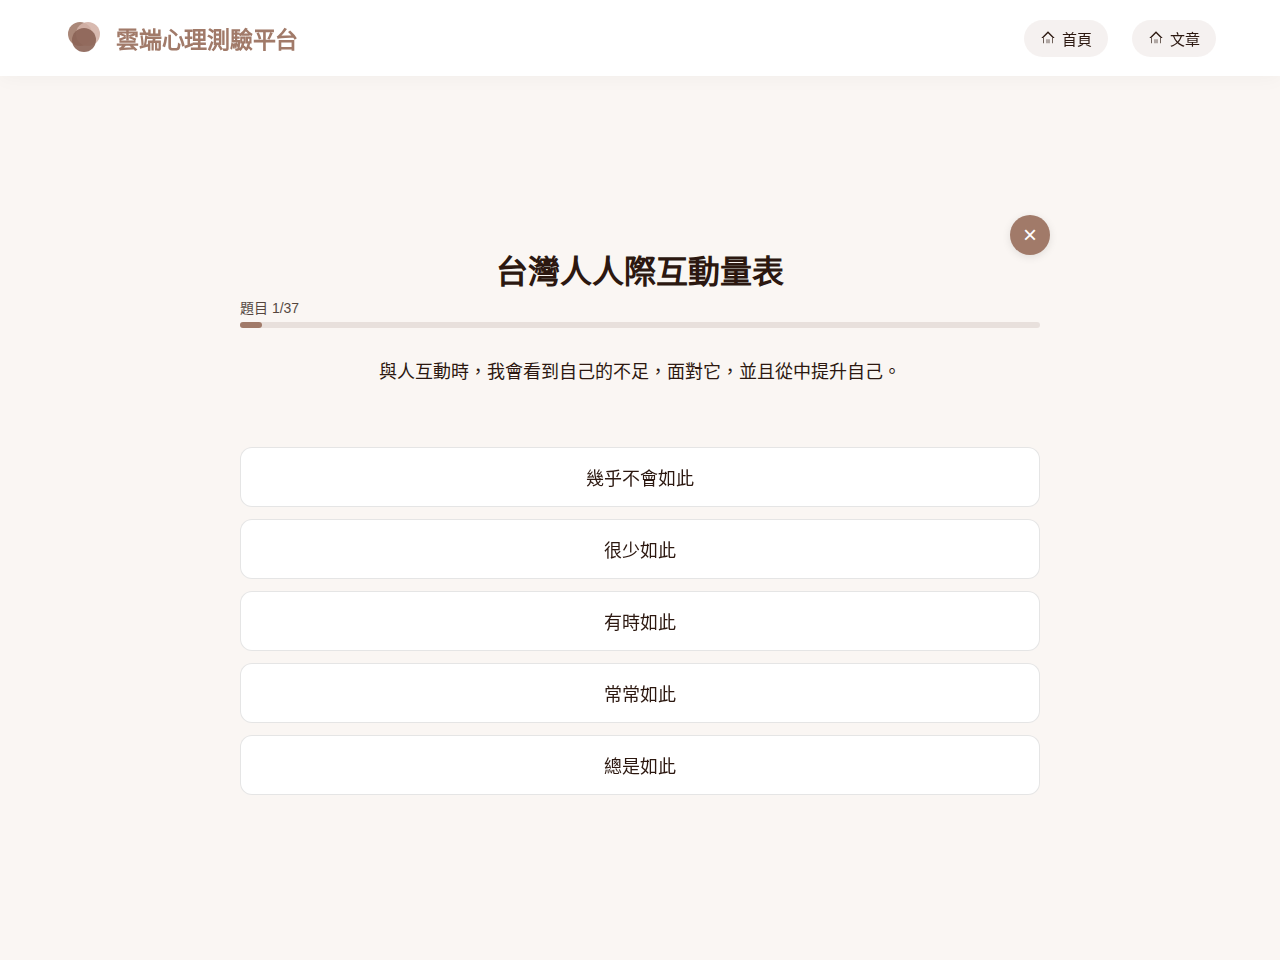
<file: interpersonal-test/interpersonaltest.html>
<!DOCTYPE html>
<html lang="zh-TW">
<head>
    <meta charset="UTF-8">
    <meta name="viewport" content="width=device-width, initial-scale=1.0, maximum-scale=1.0, user-scalable=no">
    <title>台灣人人際互動量表</title>
    <link rel="icon" type="image/svg+xml" href="../favicon/favicon.svg">
    <link rel="icon" type="image/png" href="../favicon/favicon.png">
    <link rel="apple-touch-icon" href="../favicon/apple-touch-icon.png">
    <link rel="manifest" href="../favicon/site.webmanifest">
    <link rel="stylesheet" href="../common.css">
    <link rel="stylesheet" href="styles.css">
</head>
<body>
    <header class="site-header">
        <div class="header-container">
            <a href="/" class="site-logo">
                <svg class="logo-svg" width="40" height="40" viewBox="0 0 40 40" fill="none" xmlns="http://www.w3.org/2000/svg">
                    <style>
                        .circle {
                            transform-origin: center;
                            transition: all 0.5s cubic-bezier(0.4, 0, 0.2, 1);
                        }
                        .site-logo:hover .circle-1 {
                            transform: translate(-2px, -2px);
                        }
                        .site-logo:hover .circle-2 {
                            transform: translate(2px, -2px);
                        }
                        .site-logo:hover .circle-3 {
                            transform: translate(0, 2px);
                        }
                    </style>
                    <g id="logo">
                        <circle class="circle circle-1" cx="16" cy="16" r="12" fill="#A17A69" fill-opacity="0.9"/>
                        <circle class="circle circle-2" cx="24" cy="16" r="12" fill="#D4B2A7" fill-opacity="0.9"/>
                        <circle class="circle circle-3" cx="20" cy="22" r="12" fill="#8B6355" fill-opacity="0.9"/>
                    </g>
                </svg>
                <span class="logo-text">雲端心理測驗平台</span>
            </a>
             <!-- 新增漢堡選單按鈕 -->
            <button class="menu-toggle" aria-label="開啟選單">
                <svg width="24" height="24" viewBox="0 0 24 24" fill="none" xmlns="http://www.w3.org/2000/svg">
                    <path class="menu-icon" d="M3 12h18M3 6h18M3 18h18" stroke="currentColor" stroke-width="2" stroke-linecap="round"/>
                </svg>
            </button>
            <nav class="site-nav">
                <a href="/" class="nav-link">首頁</a>
                <a href="/articles/" class="nav-link">文章</a>
            </nav>
        </div>
    </header>
    <div class="container">
        <a href="index.html" class="close-button">×</a>
        <h1>台灣人人際互動量表</h1>
        <div id="progress-bar">
            <div id="progress"></div>
            <span id="question-counter">題目 0/37</span>
        </div>
        <div id="question-container">
            <div id="current-question"></div>
            <div class="navigation-buttons">
                <button id="prev-button" class="nav-button" style="display: none;">上一題</button>
            </div>
            <div class="options">
                <button class="option" data-value="1">幾乎不會如此</button>
                <button class="option" data-value="2">很少如此</button>
                <button class="option" data-value="3">有時如此</button>
                <button class="option" data-value="4">常常如此</button>
                <button class="option" data-value="5">總是如此</button>
            </div>
        </div>
        <div id="results" style="display: none;"></div>
    </div>
    <script src="script.js"></script>
    <script src="../common.js"></script>
</body>
</html>
</file>
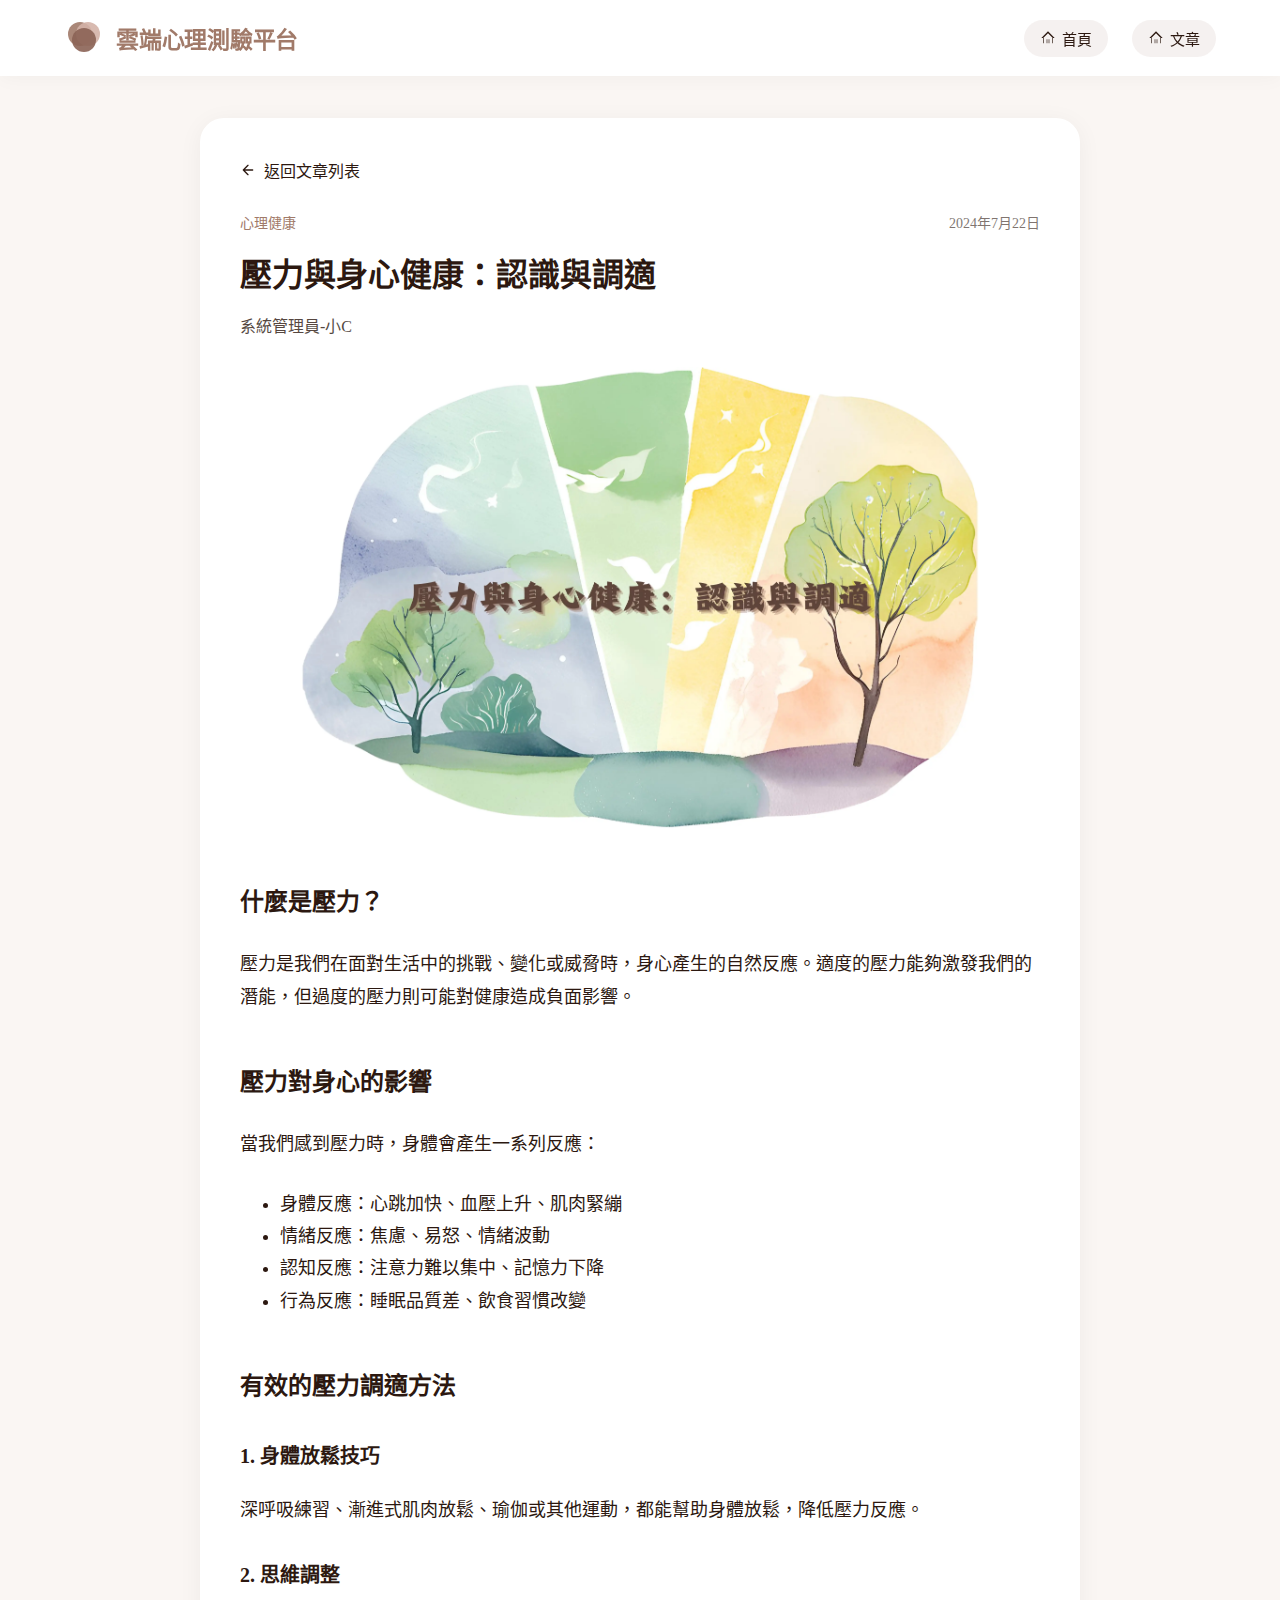
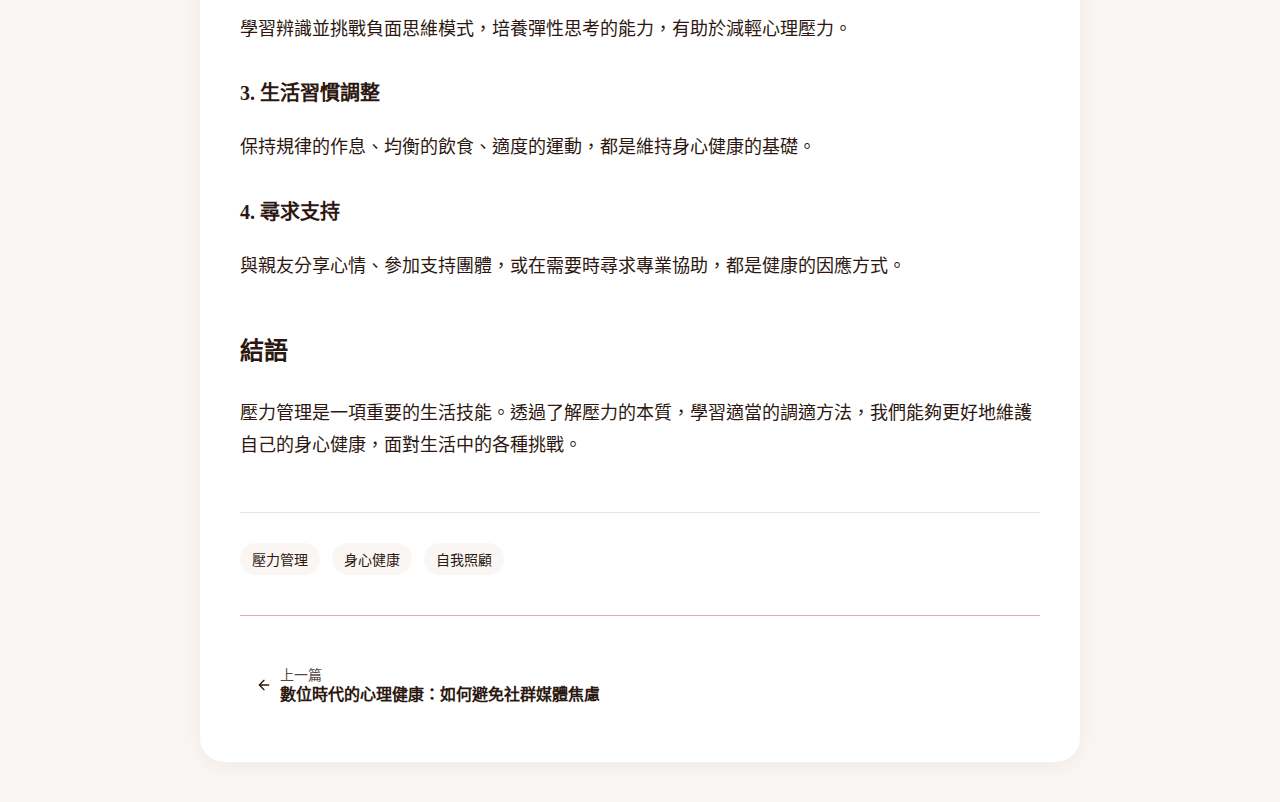
<file: articles/posts/mental-health-stress.html>
<!DOCTYPE html>
<html lang="zh-TW">
<head>
    <meta charset="UTF-8">
    <meta name="viewport" content="width=device-width, initial-scale=1.0, maximum-scale=1.0, user-scalable=no">
    <title>壓力與身心健康：認識與調適 | 雲端心理測驗平台</title>
    <meta name="description" content="探討日常壓力對身心的影響，以及實用的壓力調適方法。了解壓力的來源、影響，並學習有效的壓力管理技巧。">
    <meta name="keywords" content="壓力管理,身心健康,自我照顧,壓力調適,心理健康">
    <link rel="canonical" href="https://counselearning.github.io/articles/posts/mental-health-stress">
    <link rel="icon" type="image/svg+xml" href="../../favicon/favicon.svg">
    <link rel="icon" type="image/png" href="../../favicon/favicon.png">
    <link rel="apple-touch-icon" href="../../favicon/apple-touch-icon.png">
    <link rel="manifest" href="../../favicon/site.webmanifest">
    <link rel="stylesheet" href="../../common.css">
    <link rel="stylesheet" href="../article.css">
    <style>
        :root {
            --primary-color: #A17A69;
            --secondary-color: #D4B2A7;
            --background-color: #FAF6F3;
            --text-color: #2C1810;
            --hover-color: #8B6355;
        }

        body {
            background-color: var(--background-color);
        }
    </style>
</head>
<body>
    <header class="site-header">
        <div class="header-container">
            <a href="/" class="site-logo">
                <svg class="logo-svg" width="40" height="40" viewBox="0 0 40 40" fill="none" xmlns="http://www.w3.org/2000/svg">
                    <style>
                        .circle {
                            transform-origin: center;
                            transition: all 0.5s cubic-bezier(0.4, 0, 0.2, 1);
                        }
                        .site-logo:hover .circle-1 {
                            transform: translate(-2px, -2px);
                        }
                        .site-logo:hover .circle-2 {
                            transform: translate(2px, -2px);
                        }
                        .site-logo:hover .circle-3 {
                            transform: translate(0, 2px);
                        }
                    </style>
                    <g id="logo">
                        <circle class="circle circle-1" cx="16" cy="16" r="12" fill="#A17A69" fill-opacity="0.9"/>
                        <circle class="circle circle-2" cx="24" cy="16" r="12" fill="#D4B2A7" fill-opacity="0.9"/>
                        <circle class="circle circle-3" cx="20" cy="22" r="12" fill="#8B6355" fill-opacity="0.9"/>
                    </g>
                </svg>
                <span class="logo-text">雲端心理測驗平台</span>
            </a>
             <!-- 新增漢堡選單按鈕 -->
            <button class="menu-toggle" aria-label="開啟選單">
                <svg width="24" height="24" viewBox="0 0 24 24" fill="none" xmlns="http://www.w3.org/2000/svg">
                    <path class="menu-icon" d="M3 12h18M3 6h18M3 18h18" stroke="currentColor" stroke-width="2" stroke-linecap="round"/>
                </svg>
            </button>
            <nav class="site-nav">
                <a href="/" class="nav-link">首頁</a>
                <a href="/articles/" class="nav-link">文章</a>
            </nav>
        </div>
    </header>

    <div class="container">
        <article class="article-content">
            <a href="/articles/" class="back-link">
                <svg width="16" height="16" viewBox="0 0 24 24" fill="none" xmlns="http://www.w3.org/2000/svg">
                    <path d="M19 12H5M12 19l-7-7 7-7" stroke="currentColor" stroke-width="2" stroke-linecap="round" stroke-linejoin="round"/>
                </svg>
                返回文章列表
            </a>
            
            <header class="article-header">
                <div class="article-meta">
                    <span class="article-category">心理健康</span>
                    <time class="article-date" datetime="2024-07-22">2024年7月22日</time>
                </div>
                <h1 class="article-title">壓力與身心健康：認識與調適</h1>
                <div class="article-author">系統管理員-小C</div>
            </header>

            <div class="article-cover">
                <img src="../images/stress-management.webp" alt="壓力管理與調適">
            </div>

            <div class="article-body">
                <h2>什麼是壓力？</h2>
                <p>壓力是我們在面對生活中的挑戰、變化或威脅時，身心產生的自然反應。適度的壓力能夠激發我們的潛能，但過度的壓力則可能對健康造成負面影響。</p>

                <h2>壓力對身心的影響</h2>
                <p>當我們感到壓力時，身體會產生一系列反應：</p>
                <ul>
                    <li>身體反應：心跳加快、血壓上升、肌肉緊繃</li>
                    <li>情緒反應：焦慮、易怒、情緒波動</li>
                    <li>認知反應：注意力難以集中、記憶力下降</li>
                    <li>行為反應：睡眠品質差、飲食習慣改變</li>
                </ul>

                <h2>有效的壓力調適方法</h2>
                <h3>1. 身體放鬆技巧</h3>
                <p>深呼吸練習、漸進式肌肉放鬆、瑜伽或其他運動，都能幫助身體放鬆，降低壓力反應。</p>

                <h3>2. 思維調整</h3>
                <p>學習辨識並挑戰負面思維模式，培養彈性思考的能力，有助於減輕心理壓力。</p>

                <h3>3. 生活習慣調整</h3>
                <p>保持規律的作息、均衡的飲食、適度的運動，都是維持身心健康的基礎。</p>

                <h3>4. 尋求支持</h3>
                <p>與親友分享心情、參加支持團體，或在需要時尋求專業協助，都是健康的因應方式。</p>

                <h2>結語</h2>
                <p>壓力管理是一項重要的生活技能。透過了解壓力的本質，學習適當的調適方法，我們能夠更好地維護自己的身心健康，面對生活中的各種挑戰。</p>
            </div>

            <footer class="article-footer">
                <div class="article-tags">
                    <span class="tag">壓力管理</span>
                    <span class="tag">身心健康</span>
                    <span class="tag">自我照顧</span>
                </div>
            </footer>
        </article>
    </div>
    <script src="../js/article-navigation.js"></script>
    <script src="../../common.js"></script>
</body>
</html>
</file>
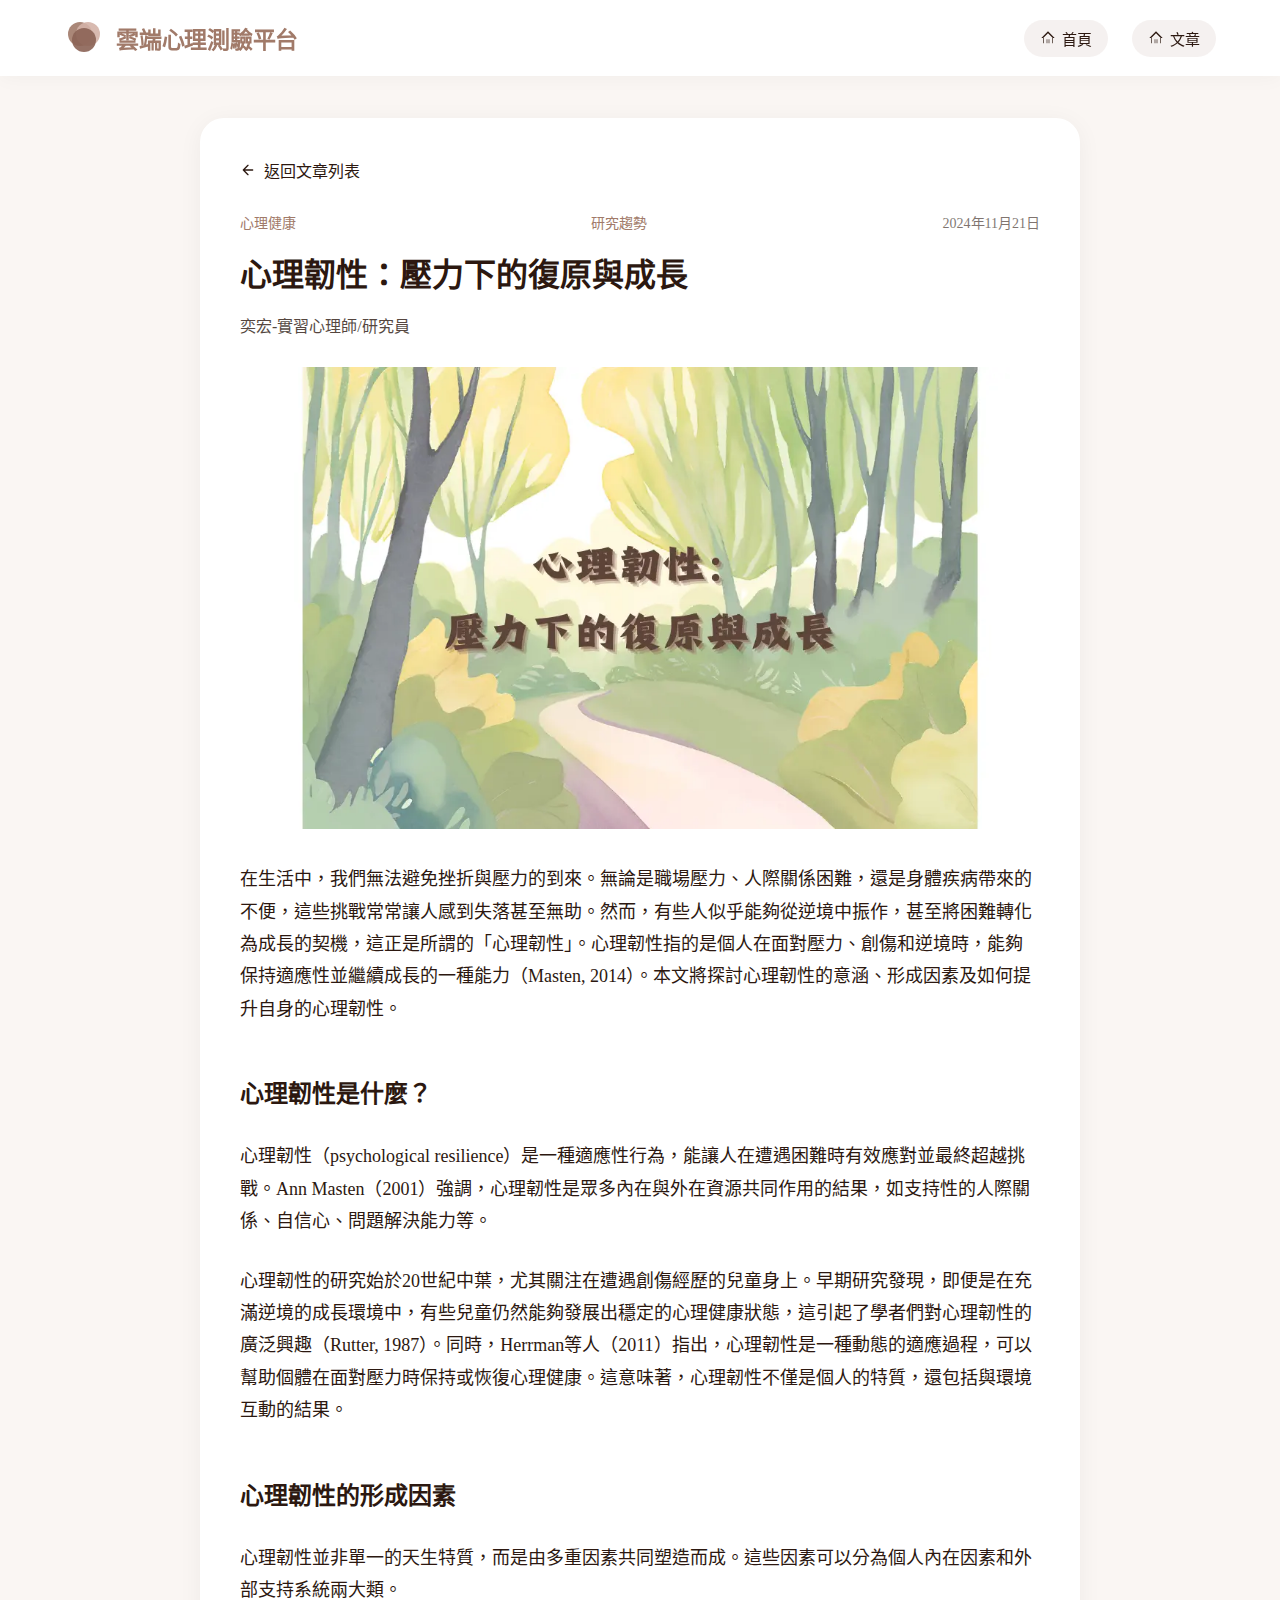
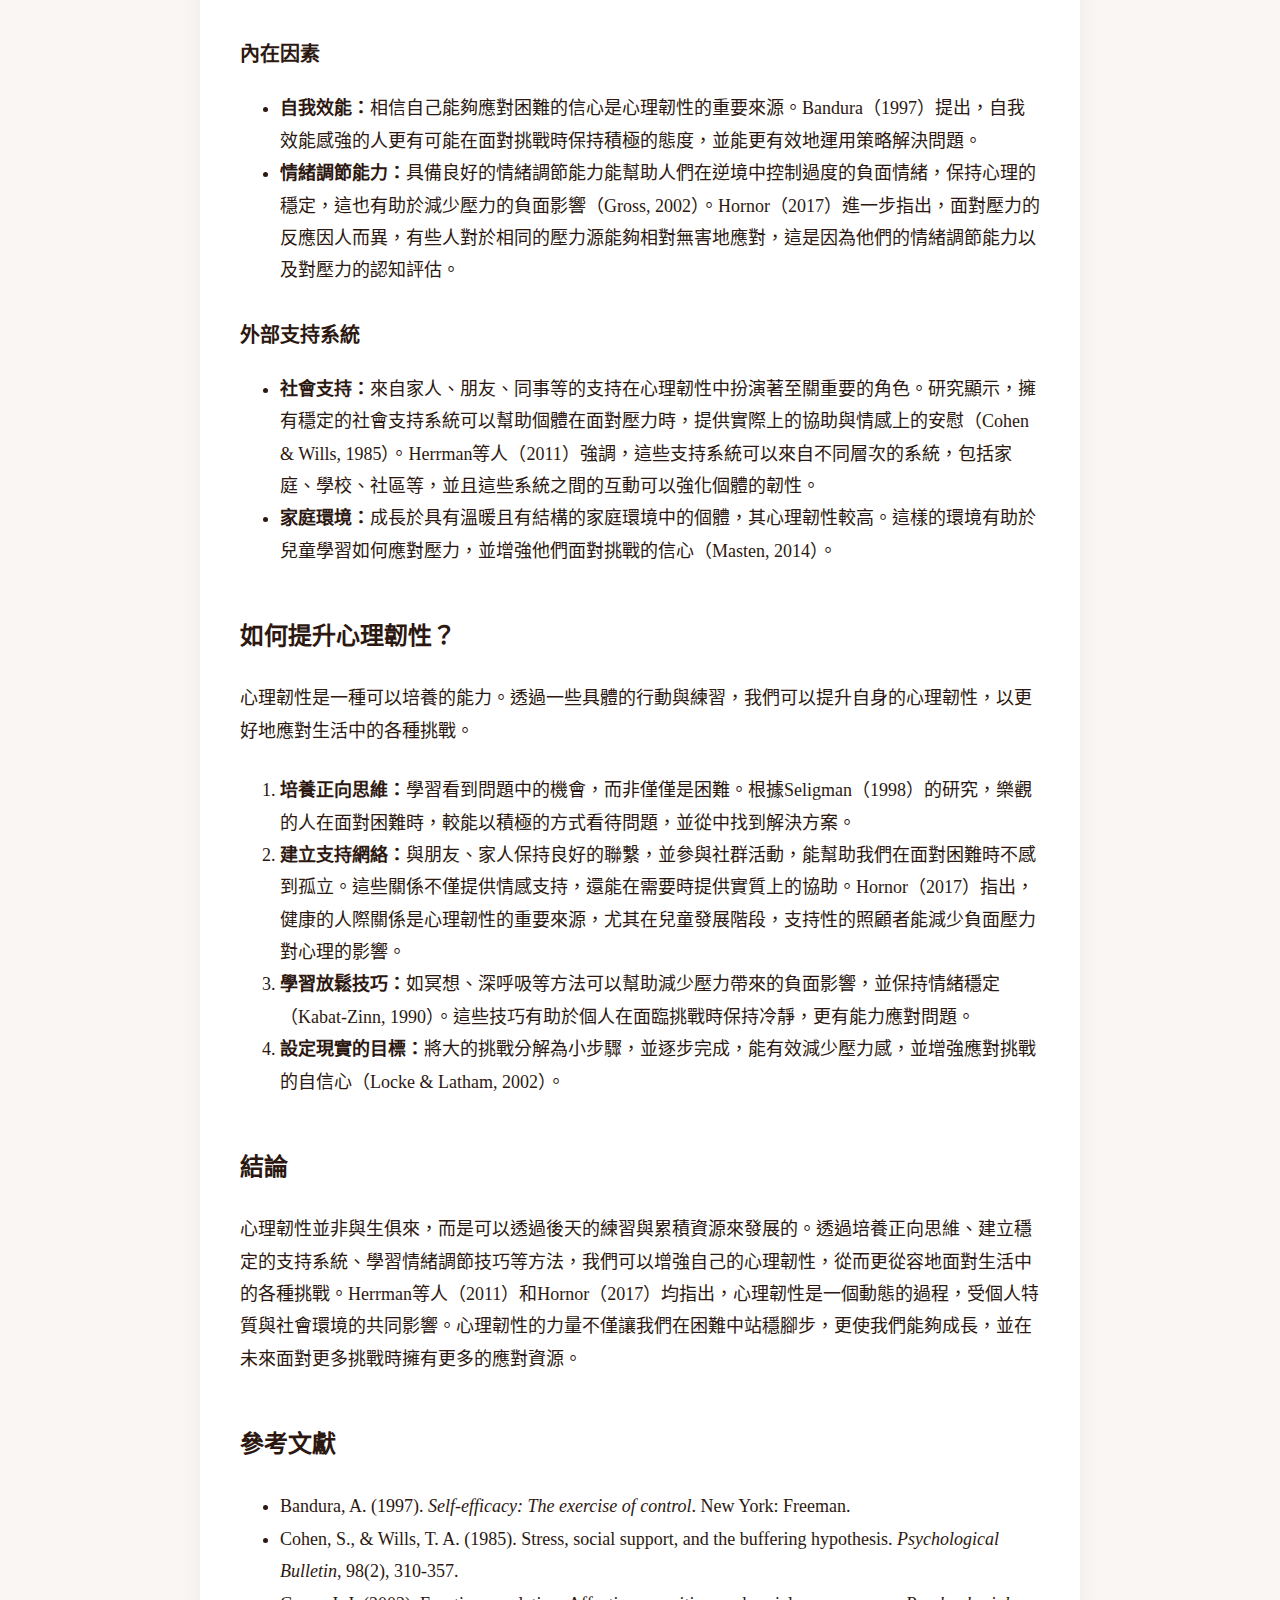
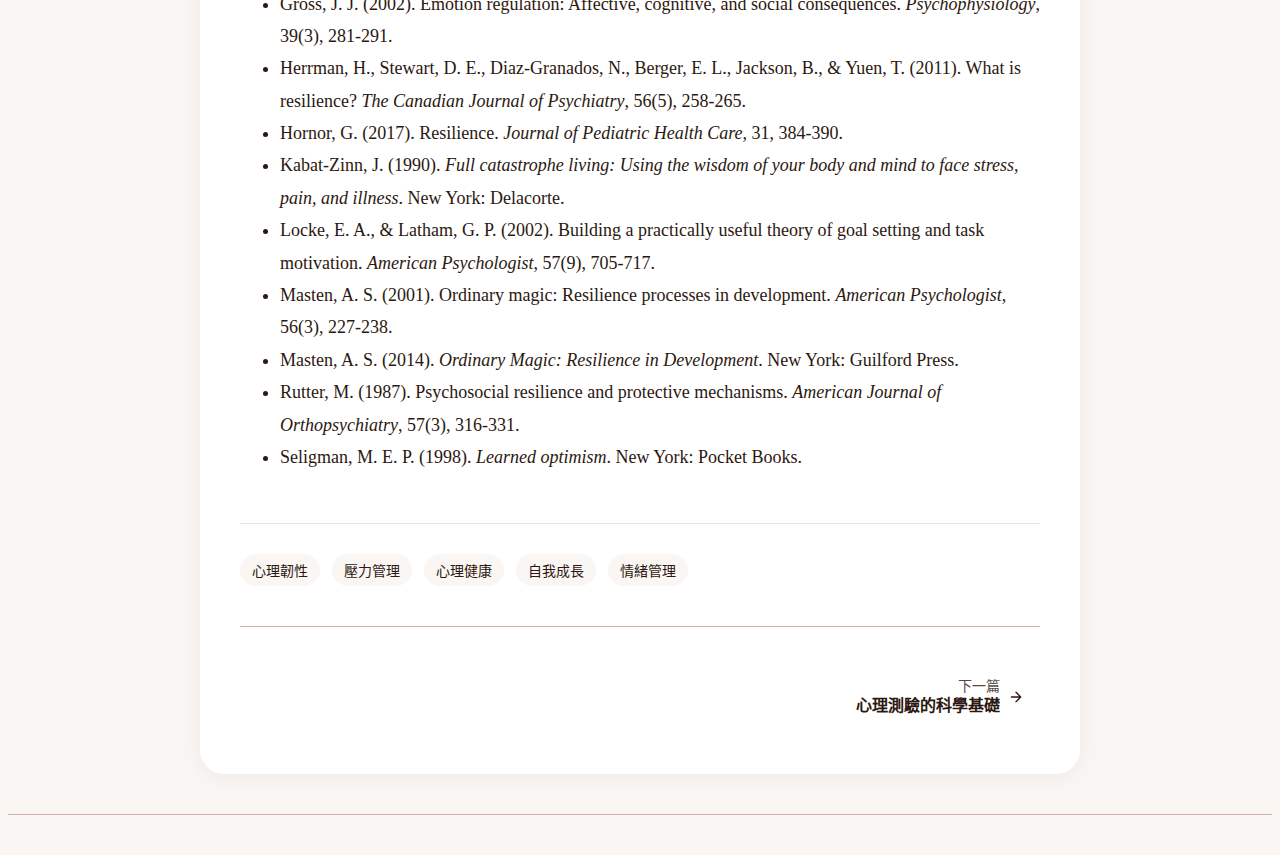
<file: articles/posts/psychological-resilience.html>
<!DOCTYPE html>
<html lang="zh-TW">
<head>
    <meta charset="UTF-8">
    <meta name="viewport" content="width=device-width, initial-scale=1.0, maximum-scale=1.0, user-scalable=no">
    <title>心理韌性：壓力下的復原與成長 | 雲端心理測驗平台</title>
    <meta name="description" content="探討心理韌性的本質、形成因素，以及如何在日常生活中培養這項重要能力，幫助讀者在面對挑戰時更具適應力。">
    <meta name="keywords" content="心理韌性,壓力管理,心理健康,自我成長,情緒管理">
    <link rel="canonical" href="https://counselearning.github.io/articles/posts/psychological-resilience">
    <link rel="icon" type="image/svg+xml" href="../../favicon/favicon.svg">
    <link rel="icon" type="image/png" href="../../favicon/favicon.png">
    <link rel="apple-touch-icon" href="../../favicon/apple-touch-icon.png">
    <link rel="manifest" href="../../favicon/site.webmanifest">
    <link rel="stylesheet" href="../../common.css">
    <link rel="stylesheet" href="../article.css">
    <style>
        :root {
            --primary-color: #A17A69;
            --secondary-color: #D4B2A7;
            --background-color: #FAF6F3;
            --text-color: #2C1810;
            --hover-color: #8B6355;
        }

        body {
            background-color: var(--background-color);
        }
    </style>
</head>
<body>
    <header class="site-header">
        <div class="header-container">
            <a href="/" class="site-logo">
                <svg class="logo-svg" width="40" height="40" viewBox="0 0 40 40" fill="none" xmlns="http://www.w3.org/2000/svg">
                    <style>
                        .circle {
                            transform-origin: center;
                            transition: all 0.5s cubic-bezier(0.4, 0, 0.2, 1);
                        }
                        .site-logo:hover .circle-1 {
                            transform: translate(-2px, -2px);
                        }
                        .site-logo:hover .circle-2 {
                            transform: translate(2px, -2px);
                        }
                        .site-logo:hover .circle-3 {
                            transform: translate(0, 2px);
                        }
                    </style>
                    <g id="logo">
                        <circle class="circle circle-1" cx="16" cy="16" r="12" fill="#A17A69" fill-opacity="0.9"/>
                        <circle class="circle circle-2" cx="24" cy="16" r="12" fill="#D4B2A7" fill-opacity="0.9"/>
                        <circle class="circle circle-3" cx="20" cy="22" r="12" fill="#8B6355" fill-opacity="0.9"/>
                    </g>
                </svg>
                <span class="logo-text">雲端心理測驗平台</span>
            </a>
            <button class="menu-toggle" aria-label="開啟選單">
                <svg width="24" height="24" viewBox="0 0 24 24" fill="none" xmlns="http://www.w3.org/2000/svg">
                    <path class="menu-icon" d="M3 12h18M3 6h18M3 18h18" stroke="currentColor" stroke-width="2" stroke-linecap="round"/>
                </svg>
            </button>
            <nav class="site-nav">
                <a href="/" class="nav-link">首頁</a>
                <a href="/articles/" class="nav-link">文章</a>
            </nav>
        </div>
    </header>

    <div class="container">
        <article class="article-content">
            <a href="/articles/" class="back-link">
                <svg width="16" height="16" viewBox="0 0 24 24" fill="none" xmlns="http://www.w3.org/2000/svg">
                    <path d="M19 12H5M12 19l-7-7 7-7" stroke="currentColor" stroke-width="2" stroke-linecap="round" stroke-linejoin="round"/>
                </svg>
                返回文章列表
            </a>
            
            <header class="article-header">
                <div class="article-meta">
                    <span class="article-category">心理健康</span>
                    <span class="article-category">研究趨勢</span>
                    <time class="article-date" datetime="2024-11-21">2024年11月21日</time>
                </div>
                <h1 class="article-title">心理韌性：壓力下的復原與成長</h1>
                <div class="article-author">奕宏-實習心理師/研究員</div>
            </header>

            <div class="article-cover">
                <img src="../images/psychological-resilience-cover.webp" alt="心理韌性">
            </div>

            <div class="article-body">
                <p>在生活中，我們無法避免挫折與壓力的到來。無論是職場壓力、人際關係困難，還是身體疾病帶來的不便，這些挑戰常常讓人感到失落甚至無助。然而，有些人似乎能夠從逆境中振作，甚至將困難轉化為成長的契機，這正是所謂的「心理韌性」。心理韌性指的是個人在面對壓力、創傷和逆境時，能夠保持適應性並繼續成長的一種能力（Masten, 2014）。本文將探討心理韌性的意涵、形成因素及如何提升自身的心理韌性。</p>

                <h2>心理韌性是什麼？</h2>
                <p>心理韌性（psychological resilience）是一種適應性行為，能讓人在遭遇困難時有效應對並最終超越挑戰。Ann Masten（2001）強調，心理韌性是眾多內在與外在資源共同作用的結果，如支持性的人際關係、自信心、問題解決能力等。</p>

                <p>心理韌性的研究始於20世紀中葉，尤其關注在遭遇創傷經歷的兒童身上。早期研究發現，即便是在充滿逆境的成長環境中，有些兒童仍然能夠發展出穩定的心理健康狀態，這引起了學者們對心理韌性的廣泛興趣（Rutter, 1987）。同時，Herrman等人（2011）指出，心理韌性是一種動態的適應過程，可以幫助個體在面對壓力時保持或恢復心理健康。這意味著，心理韌性不僅是個人的特質，還包括與環境互動的結果。</p>

                <h2>心理韌性的形成因素</h2>
                <p>心理韌性並非單一的天生特質，而是由多重因素共同塑造而成。這些因素可以分為個人內在因素和外部支持系統兩大類。</p>

                <h3>內在因素</h3>
                <ul>
                    <li>
                        <strong>自我效能：</strong>相信自己能夠應對困難的信心是心理韌性的重要來源。Bandura（1997）提出，自我效能感強的人更有可能在面對挑戰時保持積極的態度，並能更有效地運用策略解決問題。
                    </li>
                    <li>
                        <strong>情緒調節能力：</strong>具備良好的情緒調節能力能幫助人們在逆境中控制過度的負面情緒，保持心理的穩定，這也有助於減少壓力的負面影響（Gross, 2002）。Hornor（2017）進一步指出，面對壓力的反應因人而異，有些人對於相同的壓力源能夠相對無害地應對，這是因為他們的情緒調節能力以及對壓力的認知評估。
                    </li>
                </ul>

                <h3>外部支持系統</h3>
                <ul>
                    <li>
                        <strong>社會支持：</strong>來自家人、朋友、同事等的支持在心理韌性中扮演著至關重要的角色。研究顯示，擁有穩定的社會支持系統可以幫助個體在面對壓力時，提供實際上的協助與情感上的安慰（Cohen & Wills, 1985）。Herrman等人（2011）強調，這些支持系統可以來自不同層次的系統，包括家庭、學校、社區等，並且這些系統之間的互動可以強化個體的韌性。
                    </li>
                    <li>
                        <strong>家庭環境：</strong>成長於具有溫暖且有結構的家庭環境中的個體，其心理韌性較高。這樣的環境有助於兒童學習如何應對壓力，並增強他們面對挑戰的信心（Masten, 2014）。
                    </li>
                </ul>

                <h2>如何提升心理韌性？</h2>
                <p>心理韌性是一種可以培養的能力。透過一些具體的行動與練習，我們可以提升自身的心理韌性，以更好地應對生活中的各種挑戰。</p>

                <ol>
                    <li>
                        <strong>培養正向思維：</strong>學習看到問題中的機會，而非僅僅是困難。根據Seligman（1998）的研究，樂觀的人在面對困難時，較能以積極的方式看待問題，並從中找到解決方案。
                    </li>
                    <li>
                        <strong>建立支持網絡：</strong>與朋友、家人保持良好的聯繫，並參與社群活動，能幫助我們在面對困難時不感到孤立。這些關係不僅提供情感支持，還能在需要時提供實質上的協助。Hornor（2017）指出，健康的人際關係是心理韌性的重要來源，尤其在兒童發展階段，支持性的照顧者能減少負面壓力對心理的影響。
                    </li>
                    <li>
                        <strong>學習放鬆技巧：</strong>如冥想、深呼吸等方法可以幫助減少壓力帶來的負面影響，並保持情緒穩定（Kabat-Zinn, 1990）。這些技巧有助於個人在面臨挑戰時保持冷靜，更有能力應對問題。
                    </li>
                    <li>
                        <strong>設定現實的目標：</strong>將大的挑戰分解為小步驟，並逐步完成，能有效減少壓力感，並增強應對挑戰的自信心（Locke & Latham, 2002）。
                    </li>
                </ol>

                <h2>結論</h2>
                <p>心理韌性並非與生俱來，而是可以透過後天的練習與累積資源來發展的。透過培養正向思維、建立穩定的支持系統、學習情緒調節技巧等方法，我們可以增強自己的心理韌性，從而更從容地面對生活中的各種挑戰。Herrman等人（2011）和Hornor（2017）均指出，心理韌性是一個動態的過程，受個人特質與社會環境的共同影響。心理韌性的力量不僅讓我們在困難中站穩腳步，更使我們能夠成長，並在未來面對更多挑戰時擁有更多的應對資源。</p>

                <section class="references">
                    <h2>參考文獻</h2>
                    <ul>
                        <li>Bandura, A. (1997). <em>Self-efficacy: The exercise of control</em>. New York: Freeman.</li>
                        <li>Cohen, S., & Wills, T. A. (1985). Stress, social support, and the buffering hypothesis. <em>Psychological Bulletin</em>, 98(2), 310-357.</li>
                        <li>Gross, J. J. (2002). Emotion regulation: Affective, cognitive, and social consequences. <em>Psychophysiology</em>, 39(3), 281-291.</li>
                        <li>Herrman, H., Stewart, D. E., Diaz-Granados, N., Berger, E. L., Jackson, B., & Yuen, T. (2011). What is resilience? <em>The Canadian Journal of Psychiatry</em>, 56(5), 258-265.</li>
                        <li>Hornor, G. (2017). Resilience. <em>Journal of Pediatric Health Care</em>, 31, 384-390.</li>
                        <li>Kabat-Zinn, J. (1990). <em>Full catastrophe living: Using the wisdom of your body and mind to face stress, pain, and illness</em>. New York: Delacorte.</li>
                        <li>Locke, E. A., & Latham, G. P. (2002). Building a practically useful theory of goal setting and task motivation. <em>American Psychologist</em>, 57(9), 705-717.</li>
                        <li>Masten, A. S. (2001). Ordinary magic: Resilience processes in development. <em>American Psychologist</em>, 56(3), 227-238.</li>
                        <li>Masten, A. S. (2014). <em>Ordinary Magic: Resilience in Development</em>. New York: Guilford Press.</li>
                        <li>Rutter, M. (1987). Psychosocial resilience and protective mechanisms. <em>American Journal of Orthopsychiatry</em>, 57(3), 316-331.</li>
                        <li>Seligman, M. E. P. (1998). <em>Learned optimism</em>. New York: Pocket Books.</li>
                    </ul>
                </section>
            </div>

            <footer class="article-footer">
                <div class="article-tags">
                    <span class="tag">心理韌性</span>
                    <span class="tag">壓力管理</span>
                    <span class="tag">心理健康</span>
                    <span class="tag">自我成長</span>
                    <span class="tag">情緒管理</span>
                </div>
            </footer>
        </article>

        <!-- 文章導航 -->
        <nav class="article-navigation">
            <!-- 由 articles.js 自動生成導航內容 -->
        </nav>
    </div>

    <script src="../js/article-navigation.js"></script>
    <script src="../../common.js"></script>
</body>
</html>
</file>
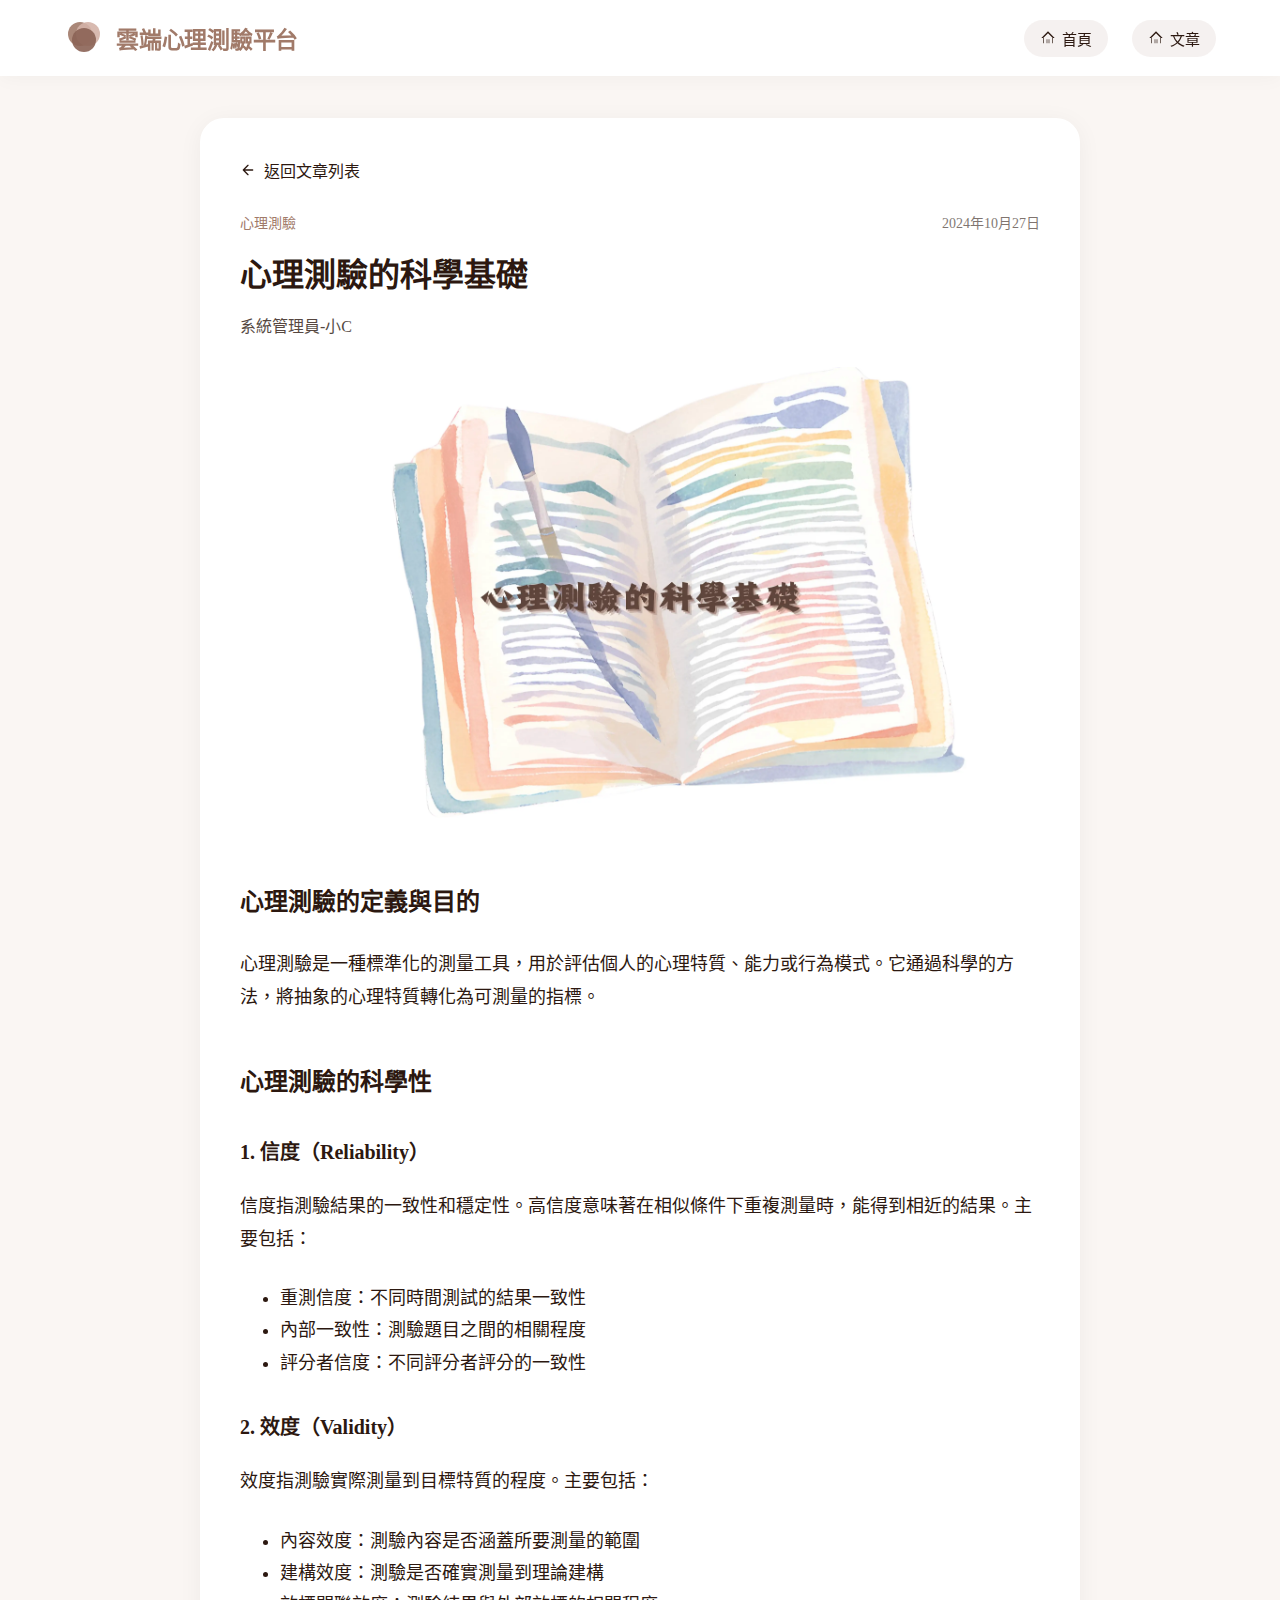
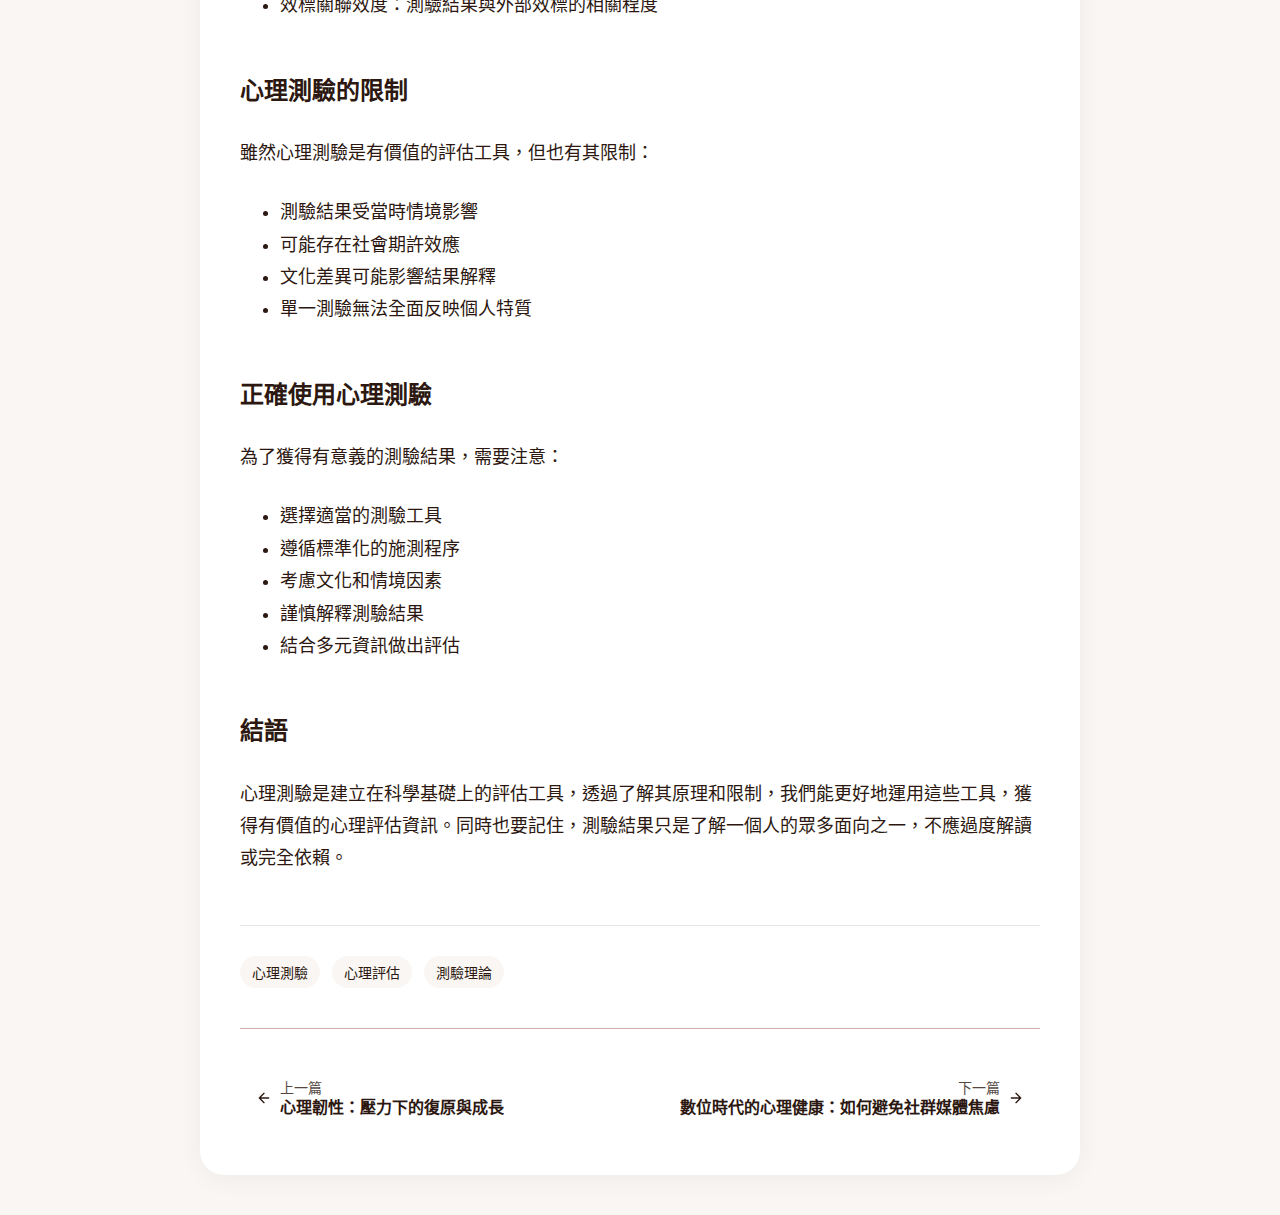
<file: articles/posts/psychological-tests-intro.html>
<!DOCTYPE html>
<html lang="zh-TW">
<head>
    <meta charset="UTF-8">
    <meta name="viewport" content="width=device-width, initial-scale=1.0, maximum-scale=1.0, user-scalable=no">
    <title>心理測驗的科學基礎 | 雲端心理測驗平台</title>
    <meta name="description" content="了解心理測驗的理論基礎、信效度概念與實務應用。探討心理測驗的發展歷史、科學原理，以及如何正確解讀測驗結果。">
    <meta name="keywords" content="心理測驗,心理評估,測驗理論,信效度,心理學">
    <link rel="canonical" href="https://counselearning.github.io/articles/posts/psychological-tests-intro">
    <link rel="icon" type="image/svg+xml" href="../../favicon/favicon.svg">
    <link rel="icon" type="image/png" href="../../favicon/favicon.png">
    <link rel="apple-touch-icon" href="../../favicon/apple-touch-icon.png">
    <link rel="manifest" href="../../favicon/site.webmanifest">
    <link rel="stylesheet" href="../../common.css">
    <link rel="stylesheet" href="../article.css">
    <style>
        :root {
            --primary-color: #A17A69;
            --secondary-color: #D4B2A7;
            --background-color: #FAF6F3;
            --text-color: #2C1810;
            --hover-color: #8B6355;
        }

        body {
            background-color: var(--background-color);
        }
    </style>
</head>
<body>
    <header class="site-header">
        <div class="header-container">
            <a href="/" class="site-logo">
                <svg class="logo-svg" width="40" height="40" viewBox="0 0 40 40" fill="none" xmlns="http://www.w3.org/2000/svg">
                    <style>
                        .circle {
                            transform-origin: center;
                            transition: all 0.5s cubic-bezier(0.4, 0, 0.2, 1);
                        }
                        .site-logo:hover .circle-1 {
                            transform: translate(-2px, -2px);
                        }
                        .site-logo:hover .circle-2 {
                            transform: translate(2px, -2px);
                        }
                        .site-logo:hover .circle-3 {
                            transform: translate(0, 2px);
                        }
                    </style>
                    <g id="logo">
                        <circle class="circle circle-1" cx="16" cy="16" r="12" fill="#A17A69" fill-opacity="0.9"/>
                        <circle class="circle circle-2" cx="24" cy="16" r="12" fill="#D4B2A7" fill-opacity="0.9"/>
                        <circle class="circle circle-3" cx="20" cy="22" r="12" fill="#8B6355" fill-opacity="0.9"/>
                    </g>
                </svg>
                <span class="logo-text">雲端心理測驗平台</span>
            </a>
             <!-- 新增漢堡選單按鈕 -->
            <button class="menu-toggle" aria-label="開啟選單">
                <svg width="24" height="24" viewBox="0 0 24 24" fill="none" xmlns="http://www.w3.org/2000/svg">
                    <path class="menu-icon" d="M3 12h18M3 6h18M3 18h18" stroke="currentColor" stroke-width="2" stroke-linecap="round"/>
                </svg>
            </button>
            <nav class="site-nav">
                <a href="/" class="nav-link">首頁</a>
                <a href="/articles/" class="nav-link">文章</a>
            </nav>
        </div>
    </header>

    <div class="container">
        <article class="article-content">
            <a href="/articles/" class="back-link">
                <svg width="16" height="16" viewBox="0 0 24 24" fill="none" xmlns="http://www.w3.org/2000/svg">
                    <path d="M19 12H5M12 19l-7-7 7-7" stroke="currentColor" stroke-width="2" stroke-linecap="round" stroke-linejoin="round"/>
                </svg>
                返回文章列表
            </a>
            
            <header class="article-header">
                <div class="article-meta">
                    <span class="article-category">心理測驗</span>
                    <time class="article-date" datetime="2024-10-27">2024年10月27日</time>
                </div>
                <h1 class="article-title">心理測驗的科學基礎</h1>
                <div class="article-author">系統管理員-小C</div>
            </header>

            <div class="article-cover">
                <img src="../images/psych-test.webp" alt="心理測驗的科學基礎">
            </div>

            <div class="article-body">
                <h2>心理測驗的定義與目的</h2>
                <p>心理測驗是一種標準化的測量工具，用於評估個人的心理特質、能力或行為模式。它通過科學的方法，將抽象的心理特質轉化為可測量的指標。</p>

                <h2>心理測驗的科學性</h2>
                <h3>1. 信度（Reliability）</h3>
                <p>信度指測驗結果的一致性和穩定性。高信度意味著在相似條件下重複測量時，能得到相近的結果。主要包括：</p>
                <ul>
                    <li>重測信度：不同時間測試的結果一致性</li>
                    <li>內部一致性：測驗題目之間的相關程度</li>
                    <li>評分者信度：不同評分者評分的一致性</li>
                </ul>

                <h3>2. 效度（Validity）</h3>
                <p>效度指測驗實際測量到目標特質的程度。主要包括：</p>
                <ul>
                    <li>內容效度：測驗內容是否涵蓋所要測量的範圍</li>
                    <li>建構效度：測驗是否確實測量到理論建構</li>
                    <li>效標關聯效度：測驗結果與外部效標的相關程度</li>
                </ul>

                <h2>心理測驗的限制</h2>
                <p>雖然心理測驗是有價值的評估工具，但也有其限制：</p>
                <ul>
                    <li>測驗結果受當時情境影響</li>
                    <li>可能存在社會期許效應</li>
                    <li>文化差異可能影響結果解釋</li>
                    <li>單一測驗無法全面反映個人特質</li>
                </ul>

                <h2>正確使用心理測驗</h2>
                <p>為了獲得有意義的測驗結果，需要注意：</p>
                <ul>
                    <li>選擇適當的測驗工具</li>
                    <li>遵循標準化的施測程序</li>
                    <li>考慮文化和情境因素</li>
                    <li>謹慎解釋測驗結果</li>
                    <li>結合多元資訊做出評估</li>
                </ul>

                <h2>結語</h2>
                <p>心理測驗是建立在科學基礎上的評估工具，透過了解其原理和限制，我們能更好地運用這些工具，獲得有價值的心理評估資訊。同時也要記住，測驗結果只是了解一個人的眾多面向之一，不應過度解讀或完全依賴。</p>
            </div>

            <footer class="article-footer">
                <div class="article-tags">
                    <span class="tag">心理測驗</span>
                    <span class="tag">心理評估</span>
                    <span class="tag">測驗理論</span>
                </div>
            </footer>
        </article>
    </div>
    <script src="../js/article-navigation.js"></script>
    <script src="../../common.js"></script>
</body>
</html>
</file>
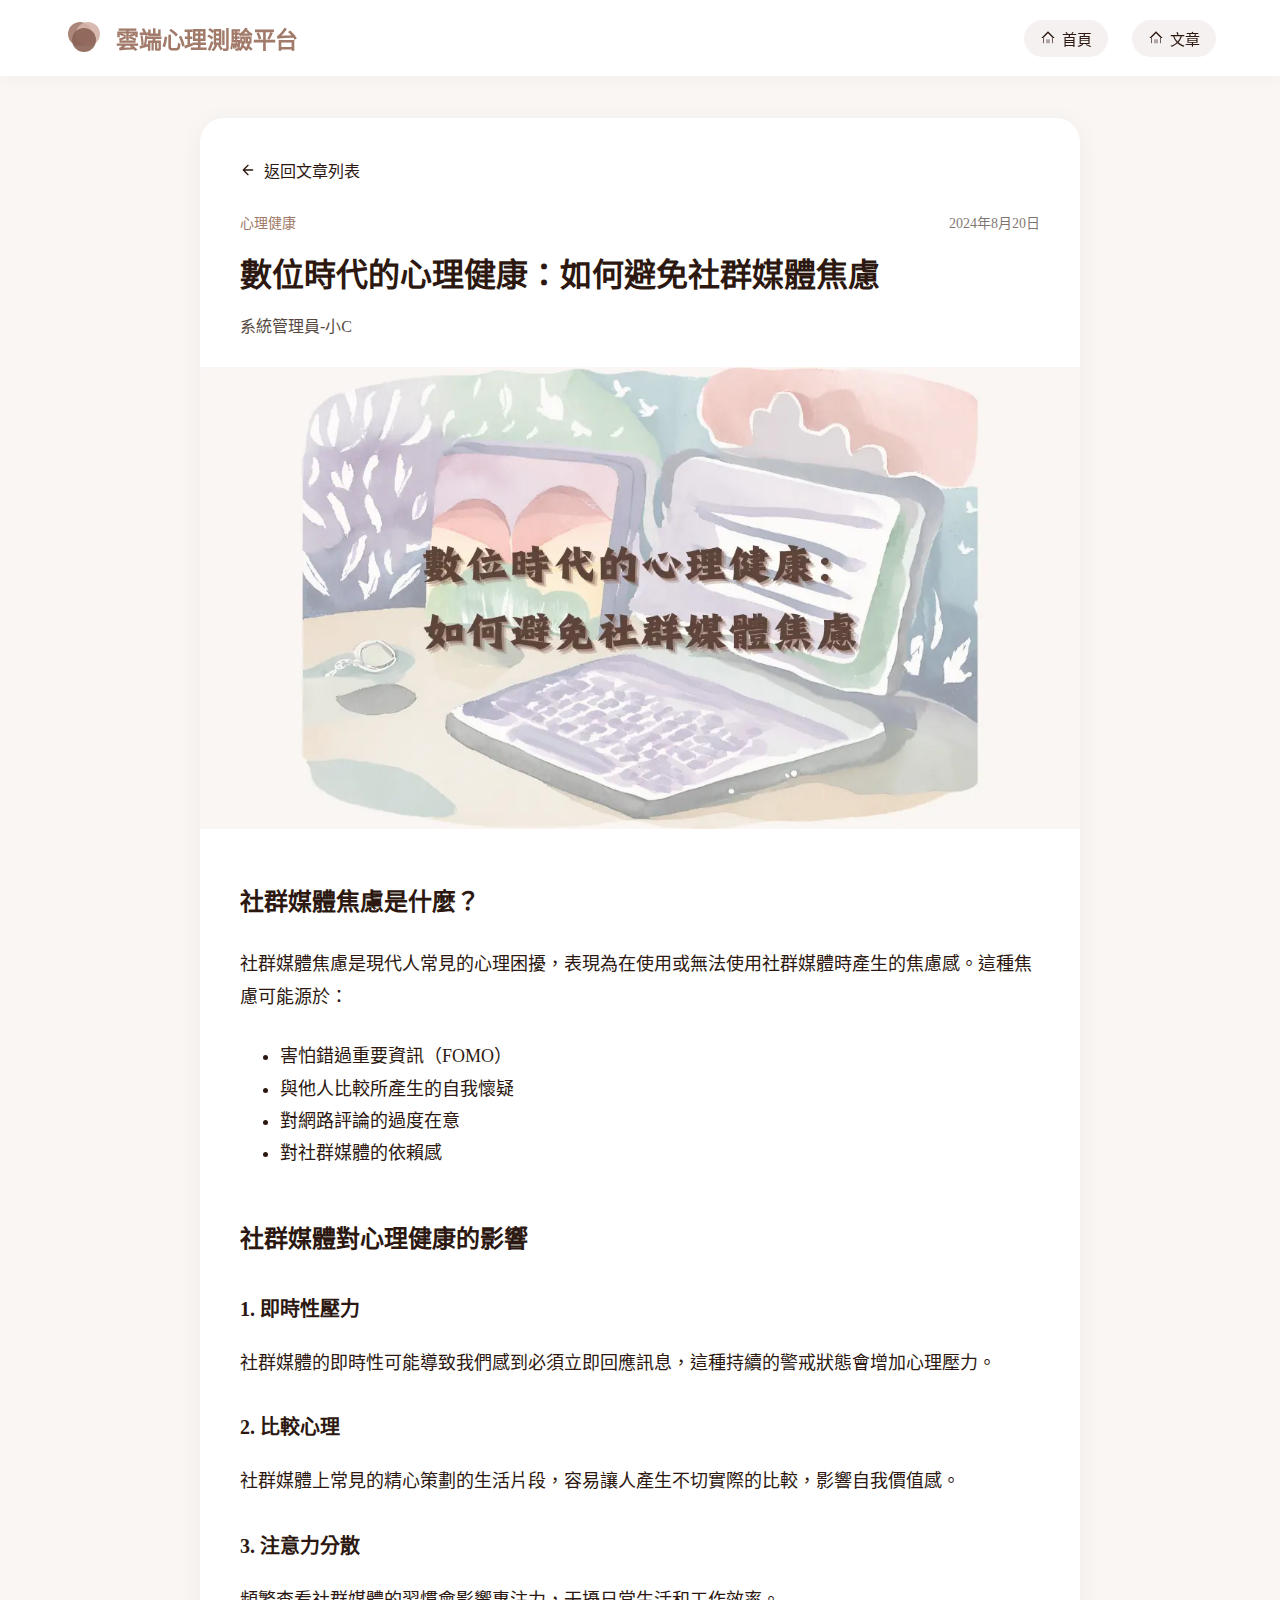
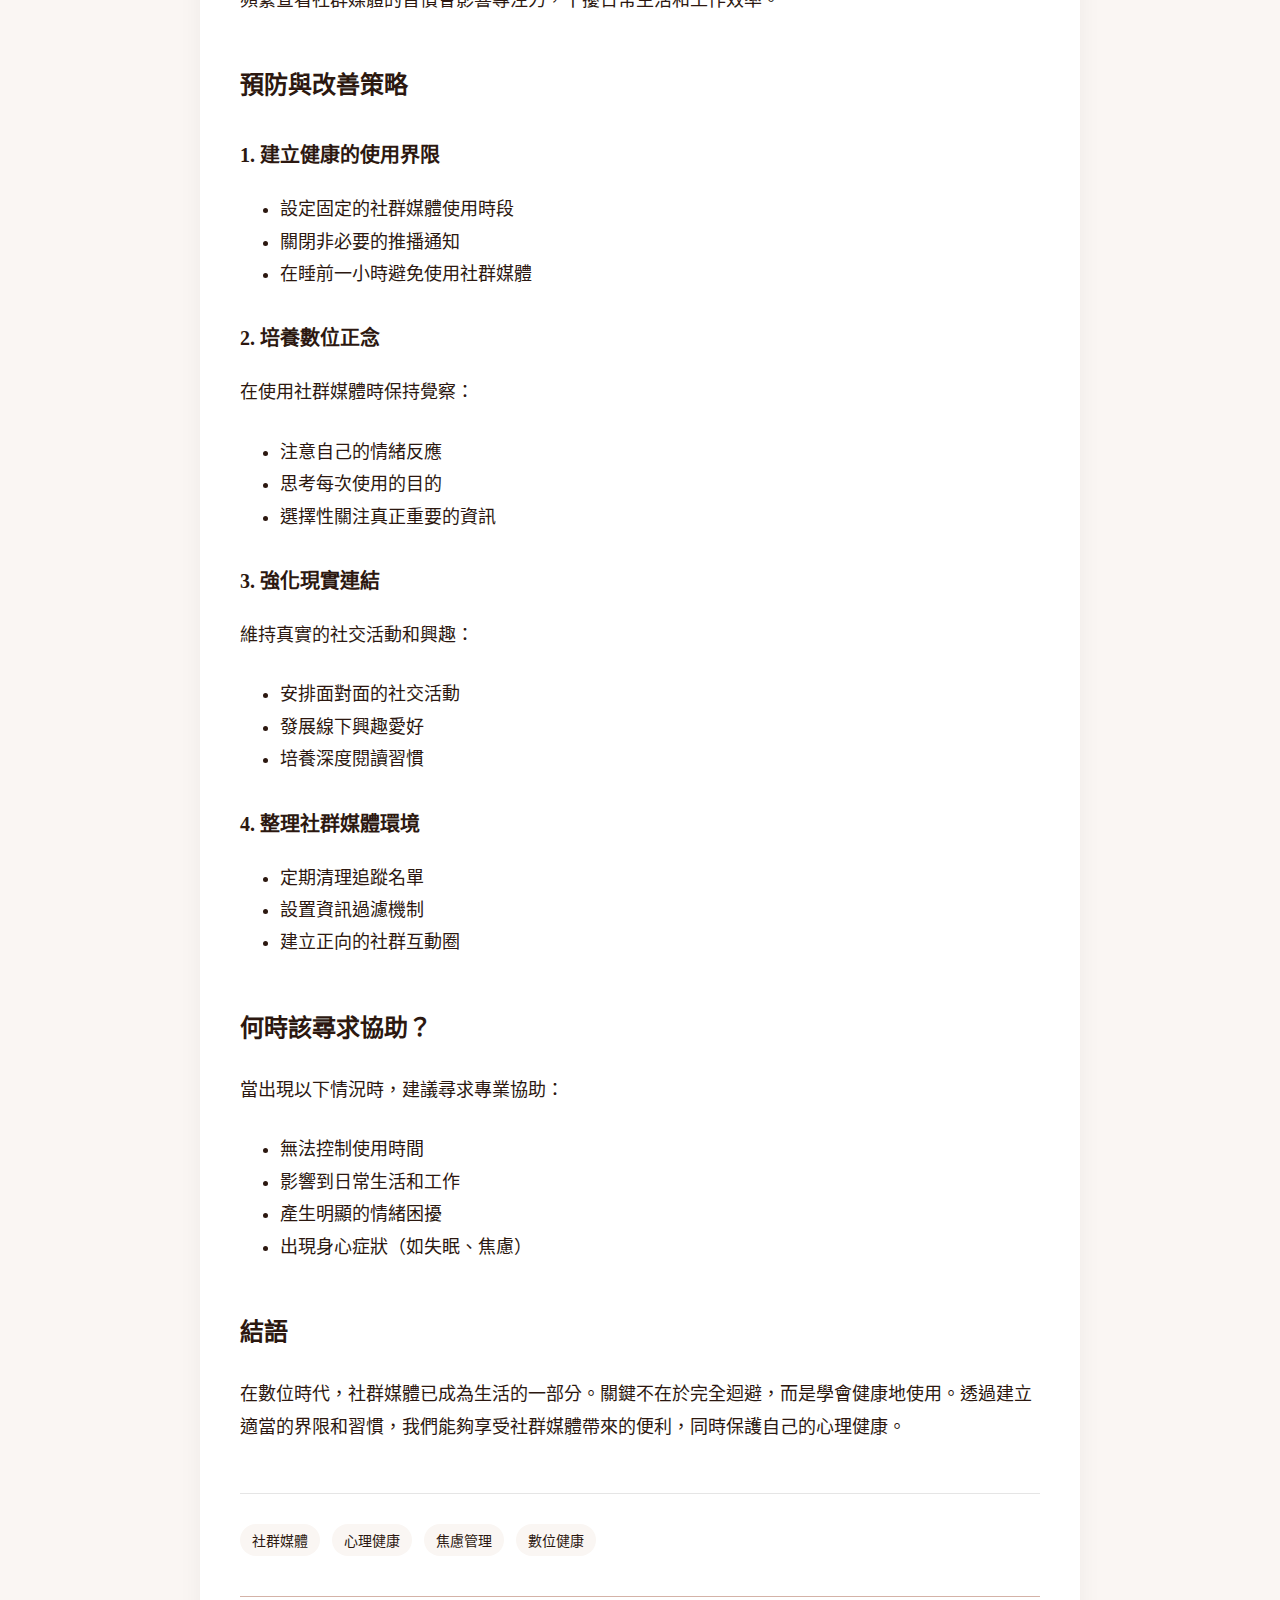
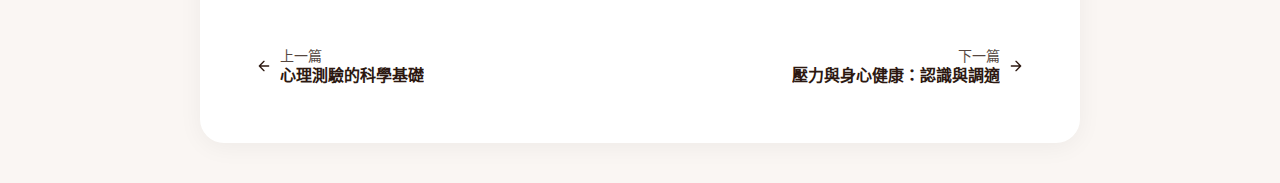
<file: articles/posts/social-media-anxiety.html>
<!DOCTYPE html>
<html lang="zh-TW">
<head>
    <meta charset="UTF-8">
    <meta name="viewport" content="width=device-width, initial-scale=1.0, maximum-scale=1.0, user-scalable=no">
    <title>數位時代的心理健康：如何避免社群媒體焦慮 | 雲端心理測驗平台</title>
    <meta name="description" content="探討社群媒體對心理健康的影響，並提供實用的建議來預防和緩解社群媒體焦慮。了解如何在數位時代中保持心理健康平衡。">
    <meta name="keywords" content="社群媒體焦慮,數位健康,心理健康,焦慮管理,社群媒體成癮">
    <link rel="canonical" href="https://counselearning.github.io/articles/posts/social-media-anxiety">
    <link rel="icon" type="image/svg+xml" href="../../favicon/favicon.svg">
    <link rel="icon" type="image/png" href="../../favicon/favicon.png">
    <link rel="apple-touch-icon" href="../../favicon/apple-touch-icon.png">
    <link rel="manifest" href="../../favicon/site.webmanifest">
    <link rel="stylesheet" href="../../common.css">
    <link rel="stylesheet" href="../article.css">
    <style>
        :root {
            --primary-color: #A17A69;
            --secondary-color: #D4B2A7;
            --background-color: #FAF6F3;
            --text-color: #2C1810;
            --hover-color: #8B6355;
        }

        body {
            background-color: var(--background-color);
        }
    </style>
</head>
<body>
    <header class="site-header">
        <div class="header-container">
            <a href="/" class="site-logo">
                <svg class="logo-svg" width="40" height="40" viewBox="0 0 40 40" fill="none" xmlns="http://www.w3.org/2000/svg">
                    <style>
                        .circle {
                            transform-origin: center;
                            transition: all 0.5s cubic-bezier(0.4, 0, 0.2, 1);
                        }
                        .site-logo:hover .circle-1 {
                            transform: translate(-2px, -2px);
                        }
                        .site-logo:hover .circle-2 {
                            transform: translate(2px, -2px);
                        }
                        .site-logo:hover .circle-3 {
                            transform: translate(0, 2px);
                        }
                    </style>
                    <g id="logo">
                        <circle class="circle circle-1" cx="16" cy="16" r="12" fill="#A17A69" fill-opacity="0.9"/>
                        <circle class="circle circle-2" cx="24" cy="16" r="12" fill="#D4B2A7" fill-opacity="0.9"/>
                        <circle class="circle circle-3" cx="20" cy="22" r="12" fill="#8B6355" fill-opacity="0.9"/>
                    </g>
                </svg>
                <span class="logo-text">雲端心理測驗平台</span>
            </a>
             <!-- 新增漢堡選單按鈕 -->
            <button class="menu-toggle" aria-label="開啟選單">
                <svg width="24" height="24" viewBox="0 0 24 24" fill="none" xmlns="http://www.w3.org/2000/svg">
                    <path class="menu-icon" d="M3 12h18M3 6h18M3 18h18" stroke="currentColor" stroke-width="2" stroke-linecap="round"/>
                </svg>
            </button>
            <nav class="site-nav">
                <a href="/" class="nav-link">首頁</a>
                <a href="/articles/" class="nav-link">文章</a>
            </nav>
        </div>
    </header>

    <div class="container">
        <article class="article-content">
            <a href="/articles/" class="back-link">
                <svg width="16" height="16" viewBox="0 0 24 24" fill="none" xmlns="http://www.w3.org/2000/svg">
                    <path d="M19 12H5M12 19l-7-7 7-7" stroke="currentColor" stroke-width="2" stroke-linecap="round" stroke-linejoin="round"/>
                </svg>
                返回文章列表
            </a>
            
            <header class="article-header">
                <div class="article-meta">
                    <span class="article-category">心理健康</span>
                    <time class="article-date" datetime="2024-08-20">2024年8月20日</time>
                </div>
                <h1 class="article-title">數位時代的心理健康：如何避免社群媒體焦慮</h1>
                <div class="article-author">系統管理員-小C</div>
            </header>

            <div class="article-cover">
                <img src="../images/social-media-anxiety.webp" alt="社群媒體焦慮與數位健康">
            </div>

            <div class="article-body">
                <h2>社群媒體焦慮是什麼？</h2>
                <p>社群媒體焦慮是現代人常見的心理困擾，表現為在使用或無法使用社群媒體時產生的焦慮感。這種焦慮可能源於：</p>
                <ul>
                    <li>害怕錯過重要資訊（FOMO）</li>
                    <li>與他人比較所產生的自我懷疑</li>
                    <li>對網路評論的過度在意</li>
                    <li>對社群媒體的依賴感</li>
                </ul>

                <h2>社群媒體對心理健康的影響</h2>
                <h3>1. 即時性壓力</h3>
                <p>社群媒體的即時性可能導致我們感到必須立即回應訊息，這種持續的警戒狀態會增加心理壓力。</p>

                <h3>2. 比較心理</h3>
                <p>社群媒體上常見的精心策劃的生活片段，容易讓人產生不切實際的比較，影響自我價值感。</p>

                <h3>3. 注意力分散</h3>
                <p>頻繁查看社群媒體的習慣會影響專注力，干擾日常生活和工作效率。</p>

                <h2>預防與改善策略</h2>
                <h3>1. 建立健康的使用界限</h3>
                <ul>
                    <li>設定固定的社群媒體使用時段</li>
                    <li>關閉非必要的推播通知</li>
                    <li>在睡前一小時避免使用社群媒體</li>
                </ul>

                <h3>2. 培養數位正念</h3>
                <p>在使用社群媒體時保持覺察：</p>
                <ul>
                    <li>注意自己的情緒反應</li>
                    <li>思考每次使用的目的</li>
                    <li>選擇性關注真正重要的資訊</li>
                </ul>

                <h3>3. 強化現實連結</h3>
                <p>維持真實的社交活動和興趣：</p>
                <ul>
                    <li>安排面對面的社交活動</li>
                    <li>發展線下興趣愛好</li>
                    <li>培養深度閱讀習慣</li>
                </ul>

                <h3>4. 整理社群媒體環境</h3>
                <ul>
                    <li>定期清理追蹤名單</li>
                    <li>設置資訊過濾機制</li>
                    <li>建立正向的社群互動圈</li>
                </ul>

                <h2>何時該尋求協助？</h2>
                <p>當出現以下情況時，建議尋求專業協助：</p>
                <ul>
                    <li>無法控制使用時間</li>
                    <li>影響到日常生活和工作</li>
                    <li>產生明顯的情緒困擾</li>
                    <li>出現身心症狀（如失眠、焦慮）</li>
                </ul>

                <h2>結語</h2>
                <p>在數位時代，社群媒體已成為生活的一部分。關鍵不在於完全迴避，而是學會健康地使用。透過建立適當的界限和習慣，我們能夠享受社群媒體帶來的便利，同時保護自己的心理健康。</p>
            </div>

            <footer class="article-footer">
                <div class="article-tags">
                    <span class="tag">社群媒體</span>
                    <span class="tag">心理健康</span>
                    <span class="tag">焦慮管理</span>
                    <span class="tag">數位健康</span>
                </div>
            </footer>
        </article>
    </div>
    <script src="../js/article-navigation.js"></script>
    <script src="../../common.js"></script>
</body>
</html>
</file>
<file: common.css>
.site-header {
    background-color: rgba(255, 255, 255, 0.98);
    backdrop-filter: blur(10px);
    -webkit-backdrop-filter: blur(10px);
    box-shadow: 0 1px 20px rgba(0, 0, 0, 0.04);
    padding: 18px 0;
    position: fixed;
    top: 0;
    left: 0;
    right: 0;
    z-index: 1000;
}

.header-container {
    width: min(90%, 1200px);
    margin: 0 auto;
    display: flex;
    justify-content: space-between;
    align-items: center;
}

.site-logo {
    display: flex;
    align-items: center;
    gap: 12px;
    text-decoration: none;
    transition: opacity 0.3s ease;
}

.logo-svg {
    width: 40px;
    height: 40px;
}

.logo-text {
    color: var(--primary-color);
    font-size: clamp(19px, 3vw, 23px);
    font-weight: 600;
    letter-spacing: -0.01em;
}

.site-logo:hover {
    opacity: 0.9;
}

.site-nav {
    display: flex;
    gap: 24px;
}

.nav-link {
    color: var(--text-color);
    text-decoration: none;
    font-size: clamp(14px, 2.5vw, 15px);
    transition: all 0.3s ease;
    padding: 8px 16px;
    border-radius: 20px;
    background-color: rgba(161, 122, 105, 0.1);
    font-weight: 500;
    display: flex;
    align-items: center;
    gap: 6px;
}

.nav-link::before {
    content: "";
    width: 16px;
    height: 16px;
    background-image: url("data:image/svg+xml,%3Csvg xmlns='http://www.w3.org/2000/svg' viewBox='0 0 24 24' fill='%232C1810'%3E%3Cpath d='M12 2L2 12h3v8h6v-6h2v6h6v-8h3L12 2zm0 2.83L19.17 12H18v8h-4v-6H10v6H6v-8H4.83L12 4.83z'/%3E%3C/svg%3E");
    background-size: contain;
    background-repeat: no-repeat;
    background-position: center;
    transition: all 0.3s ease;
}

.nav-link:hover::before {
    background-image: url("data:image/svg+xml,%3Csvg xmlns='http://www.w3.org/2000/svg' viewBox='0 0 24 24' fill='white'%3E%3Cpath d='M12 2L2 12h3v8h6v-6h2v6h6v-8h3L12 2zm0 2.83L19.17 12H18v8h-4v-6H10v6H6v-8H4.83L12 4.83z'/%3E%3C/svg%3E");
}

.nav-link:hover {
    background-color: var(--primary-color);
    color: white;
    transform: translateY(-1px);
    box-shadow: 0 2px 8px rgba(161, 122, 105, 0.2);
}

.nav-link:active {
    transform: translateY(0);
}

/* 為了補償固定header的空間 */
body {
    padding-top: 70px;
}

@media (max-width: 768px) {
    .site-nav {
        gap: 18px;
    }
    
    .site-header {
        padding: 15px 0;
    }
    
    body {
        padding-top: 60px;
    }
    
    .site-logo {
        gap: 10px;
    }
    
    .logo-svg {
        width: 32px;
        height: 32px;
    }

    .nav-link {
        padding: 6px 12px;
        font-size: 14px;
    }
} 

/* 漢堡選單按鈕樣式 */
.menu-toggle {
    display: none;
    background: none;
    border: none;
    padding: 8px;
    cursor: pointer;
    color: var(--text-color);
}

.menu-toggle:hover {
    color: var(--primary-color);
}

/* 響應式設計 */
@media (max-width: 768px) {
    .menu-toggle {
        display: block;
        position: relative;
        z-index: 1000;
    }

    .site-nav {
        display: none;
        position: fixed;
        top: 60px;
        left: 0;
        right: 0;
        height: calc(33vh - 60px);
        min-height: 160px;
        background-color: rgba(44, 24, 16, 0.85);
        backdrop-filter: blur(20px);
        -webkit-backdrop-filter: blur(20px);
        flex-direction: column;
        align-items: center;
        justify-content: center;
        gap: 1rem;
        z-index: 998;
        border-radius: 0 0 24px 24px;
        box-shadow: 
            0 4px 20px rgba(0, 0, 0, 0.15),
            inset 0 0 0 1px rgba(255, 255, 255, 0.1);
    }

    .site-nav.active {
        display: flex;
        animation: slideDown 0.3s ease;
    }

    .site-nav .nav-link {
        padding: 0.7rem 1.5rem;
        border-radius: 8px;
        width: min(80%, 250px);
        justify-content: center;
        font-size: 1rem;
        background-color: rgba(255, 255, 255, 0.15);
        box-shadow: 
            0 2px 8px rgba(0, 0, 0, 0.1),
            inset 0 0 0 1px rgba(255, 255, 255, 0.2);
        color: white;
        backdrop-filter: blur(5px);
        -webkit-backdrop-filter: blur(5px);
    }

    .site-nav .nav-link:hover {
        background-color: rgba(255, 255, 255, 0.25);
        transform: translateY(-2px);
        box-shadow: 
            0 4px 12px rgba(0, 0, 0, 0.2),
            inset 0 0 0 1px rgba(255, 255, 255, 0.3);
    }

    .site-header {
        background-color: rgba(255, 255, 255, 0.98);
        z-index: 999;
    }
}

/* 修改動畫效果 */
@keyframes slideDown {
    from {
        opacity: 0;
        transform: translateY(-10px);
    }
    to {
        opacity: 1;
        transform: translateY(0);
    }
}
</file>
<file: index.css>
:root {
    --primary-color: #A17A69;     /* 暖棕色 */
    --secondary-color: #D4B2A7;   /* 淺暖棕 */
    --background-color: #FAF6F3;  /* 米白色 */
    --text-color: #2C1810;        /* 深棕色 */
    --hover-color: #8B6355;       /* 深暖棕 */
    --card-shadow: 0 8px 30px rgba(0, 0, 0, 0.08);
    --card-hover-shadow: 0 14px 40px rgba(0, 0, 0, 0.12);
    --container-max-width: 1200px;
}

body {
    font-family: -apple-system, BlinkMacSystemFont, "SF Pro Text", "Helvetica Neue", sans-serif;
    margin: 0;
    padding: 0;
    background-color: var(--background-color);
    color: var(--text-color);
    -webkit-font-smoothing: antialiased;
    -moz-osx-font-smoothing: grayscale;
}

.container {
    width: min(90%, var(--container-max-width));
    margin: 0 auto;
    padding: clamp(80px, 12vw, 120px) clamp(20px, 4vw, 40px) clamp(40px, 8vw, 80px);
}

h1 {
    font-size: clamp(32px, 6vw, 44px);
    text-align: center;
    margin-bottom: clamp(40px, 8vw, 70px);
    color: var(--text-color);
    font-weight: 600;
    letter-spacing: -0.02em;
    line-height: 1.2;
}

.tests-grid {
    display: grid;
    grid-template-columns: repeat(auto-fit, minmax(min(100%, 400px), 1fr));
    gap: clamp(30px, 5vw, 40px);
    padding: 10px;
    margin: 0 auto;
    max-width: 900px;
}

.test-card {
    background: white;
    border-radius: 24px;
    box-shadow: var(--card-shadow);
    overflow: hidden;
    transition: all 0.5s cubic-bezier(0.4, 0, 0.2, 1);
    text-decoration: none;
    color: var(--text-color);
    position: relative;
}

.test-card:hover {
    transform: translateY(-8px) scale(1.01);
    box-shadow: var(--card-hover-shadow);
}

.test-content {
    padding: clamp(30px, 5vw, 40px);
}

.test-card h2 {
    font-size: clamp(22px, 3.5vw, 28px);
    margin: 0 0 20px 0;
    color: var(--primary-color);
    font-weight: 600;
    letter-spacing: -0.01em;
    line-height: 1.3;
}

.test-card p {
    font-size: clamp(15px, 2.5vw, 17px);
    line-height: 1.6;
    color: var(--text-color);
    margin: 0 0 25px 0;
    opacity: 0.85;
}

.test-info {
    display: flex;
    justify-content: space-between;
    font-size: clamp(13px, 2vw, 15px);
    color: var(--text-color);
    opacity: 0.7;
    border-top: 1px solid rgba(0, 0, 0, 0.06);
    padding-top: 20px;
    margin-top: 10px;
}

@media (max-width: 480px) {
    .container {
        width: 92%;
        padding: 70px 15px 30px;
    }
    
    .test-card {
        margin-bottom: 20px;
    }
    
    .test-content {
        padding: 25px;
    }
}

.page-title {
    display: flex;
    align-items: center;
    justify-content: center;
    gap: 20px;
    margin-bottom: clamp(40px, 8vw, 70px);
    padding-top: clamp(20px, 4vw, 40px);
}

.page-title-logo {
    width: clamp(50px, 8vw, 70px);
    height: clamp(50px, 8vw, 70px);
}

.page-title h1 {
    margin: 0;
    font-size: clamp(28px, 5vw, 44px);
    color: var(--text-color);
    font-weight: 600;
    letter-spacing: -0.02em;
    line-height: 1.2;
}

@media (max-width: 480px) {
    .container {
        width: 92%;
        padding: 70px 15px 30px;
    }
    
    .page-title {
        gap: 12px;
        padding-top: 15px;
    }
    
    .page-title-logo {
        width: 40px;
        height: 40px;
    }

    .page-title h1 {
        font-size: 26px;
    }
}

.page-description {
    text-align: center;
    max-width: 800px;
    margin: -40px auto 50px;
    padding: 15px 20px;
    background-color: rgba(161, 122, 105, 0.1);
    border-radius: 12px;
    font-size: clamp(14px, 2.5vw, 16px);
    line-height: 1.6;
    color: var(--text-color);
    border: 1px solid rgba(161, 122, 105, 0.2);
}

.page-description strong {
    color: var(--primary-color);
    font-weight: 600;
}

@media (max-width: 480px) {
    .page-description {
        margin: -20px auto 30px;
        padding: 12px 15px;
    }
}

.search-container {
    max-width: 600px;
    margin: 0 auto 50px;
    padding: 0 20px;
}

.search-box {
    position: relative;
    width: 100%;
    display: flex;
    align-items: center;
    gap: 10px;
}

.search-input {
    flex: 1;
    padding: 16px 20px 16px 50px;
    border: 2px solid rgba(161, 122, 105, 0.2);
    border-radius: 16px;
    font-size: clamp(15px, 2.5vw, 16px);
    background-color: white;
    transition: all 0.3s ease;
    color: var(--text-color);
    font-family: inherit;
    position: relative;
}

.search-input:focus {
    outline: none;
    border-color: var(--primary-color);
    box-shadow: 0 4px 20px rgba(161, 122, 105, 0.1);
}

.search-input::placeholder {
    color: rgba(44, 24, 16, 0.5);
}

.search-icon {
    position: absolute;
    left: 16px;
    top: 50%;
    transform: translateY(-50%);
    width: 20px;
    height: 20px;
    pointer-events: none;
    transition: all 0.3s ease;
    background-image: url("data:image/svg+xml,%3Csvg xmlns='http://www.w3.org/2000/svg' viewBox='0 0 24 24' fill='%23A17A69'%3E%3Cpath d='M15.5 14h-.79l-.28-.27C15.41 12.59 16 11.11 16 9.5 16 5.91 13.09 3 9.5 3S3 5.91 3 9.5 5.91 16 9.5 16c1.61 0 3.09-.59 4.23-1.57l.27.28v.79l5 4.99L20.49 19l-4.99-5zm-6 0C7.01 14 5 11.99 5 9.5S7.01 5 9.5 5 14 7.01 14 9.5 11.99 14 9.5 14z'/%3E%3C/svg%3E");
    background-size: contain;
    background-repeat: no-repeat;
    background-position: center;
    opacity: 0.7;
    z-index: 1;
}

.search-input:focus + .search-icon {
    opacity: 1;
}

@media (max-width: 480px) {
    .search-container {
        padding: 0 15px;
        margin-bottom: 30px;
    }
    
    .search-box {
        flex-direction: column;
        gap: 8px;
    }
    
    .search-input {
        width: 100%;
        box-sizing: border-box;
        padding: 12px 15px 12px 45px;
        font-size: 15px;
    }

    .search-icon {
        left: 14px;
        width: 18px;
        height: 18px;
        top: 13px;
        transform: none;
    }

    .search-button {
        width: 100%;
        padding: 12px 20px;
    }
}

.search-button {
    padding: 16px 24px;
    background-color: var(--primary-color);
    color: white;
    border: none;
    border-radius: 16px;
    font-size: clamp(15px, 2.5vw, 16px);
    cursor: pointer;
    transition: all 0.3s ease;
    font-weight: 500;
}

.search-button:hover {
    background-color: var(--hover-color);
    transform: translateY(-1px);
    box-shadow: 0 4px 12px rgba(161, 122, 105, 0.2);
}

.search-button:active {
    transform: translateY(0);
}

@media (max-width: 480px) {
    .search-box {
        flex-direction: column;
        gap: 8px;
    }
    
    .search-button {
        width: 100%;
        padding: 12px 20px;
    }
}

.search-results-info {
    text-align: center;
    margin: 20px auto;
    padding: 15px 20px;
    background-color: rgba(161, 122, 105, 0.1);
    border-radius: 12px;
    font-size: clamp(14px, 2.5vw, 16px);
    line-height: 1.6;
    color: var(--text-color);
    max-width: 600px;
    display: none;
}

.search-results-info strong {
    color: var(--primary-color);
    font-weight: 600;
}

.search-results-divider {
    margin: 30px auto;
    max-width: 600px;
    height: 1px;
    background: linear-gradient(to right, transparent, var(--primary-color), transparent);
    opacity: 0.2;
    display: none;
}
</file>
<file: articles/styles.css>
/* 基本變數設置 */
:root {
    --primary-color: #A17A69;
    --secondary-color: #D4B2A7;
    --background-color: #FAF6F3;
    --text-color: #2C1810;
    --hover-color: #8B6355;
}

/* 文章列表頁樣式 */
.articles-header {
    text-align: center;
    margin-bottom: clamp(30px, 5vw, 50px);
}

.articles-header h1 {
    font-size: clamp(28px, 5vw, 36px);
    color: var(--text-color);
    margin-bottom: clamp(20px, 4vw, 30px);
}

/* 分類標籤 */
.category-tabs {
    display: flex;
    justify-content: center;
    gap: clamp(10px, 2vw, 20px);
    margin: clamp(20px, 4vw, 30px) 0;
    flex-wrap: wrap;
    padding: 0 clamp(10px, 2vw, 20px);
}

.category-tab {
    padding: clamp(8px, 2vw, 12px) clamp(15px, 3vw, 24px);
    border: none;
    border-radius: 12px;
    background: #FFFFFF;
    color: var(--text-color);
    cursor: pointer;
    transition: all 0.3s cubic-bezier(0.4, 0, 0.2, 1);
    font-size: clamp(14px, 2.5vw, 16px);
    box-shadow: 0 2px 8px rgba(0, 0, 0, 0.05);
}

.category-tab:hover {
    transform: translateY(-2px);
    box-shadow: 0 4px 12px rgba(0, 0, 0, 0.1);
}

.category-tab.active {
    background: var(--primary-color);
    color: #FAF6F3;
}

/* 搜尋框 */
.search-container {
    max-width: 600px;
    margin: 0 auto;
    padding: 0 clamp(15px, 3vw, 30px);
}

.search-container input {
    width: 100%;
    padding: clamp(12px, 2.5vw, 16px);
    border: 1px solid var(--secondary-color);
    border-radius: 12px;
    font-size: clamp(14px, 2.5vw, 16px);
    background-color: white;
    color: var(--text-color);
    transition: all 0.3s ease;
}

.search-container input:focus {
    outline: none;
    border-color: var(--primary-color);
    box-shadow: 0 2px 8px rgba(0, 0, 0, 0.05);
}

/* 文章網格 */
.articles-grid {
    display: grid;
    grid-template-columns: repeat(auto-fill, minmax(300px, 1fr));
    gap: 24px;
    padding: 24px;
    max-width: 1400px;
    margin: 0 auto;
}

/* 文章卡片 */
.article-card {
    background: #fff;
    border-radius: 12px;
    padding: 0;
    margin-bottom: 0;
    box-shadow: 0 2px 8px rgba(0, 0, 0, 0.1);
    transition: transform 0.2s ease, box-shadow 0.2s ease;
    display: flex;
    flex-direction: column;
    height: 100%;
    overflow: hidden;
    text-decoration: none;
    color: inherit;
}

.article-card:hover {
    transform: translateY(-2px);
    box-shadow: 0 4px 12px rgba(0, 0, 0, 0.15);
}

.article-cover-wrapper {
    position: relative;
    width: 100%;
    padding-top: 52.5%; /* 保持 1200:630 的比例 */
    overflow: hidden;
}

.article-cover {
    position: absolute;
    top: 0;
    left: 0;
    width: 100%;
    height: 100%;
    object-fit: cover;
    object-position: center;
}

.article-content {
    display: flex;
    flex-direction: column;
    flex: 1;
    padding: 20px;
    gap: 12px;
}

.article-category {
    font-size: clamp(12px, 2vw, 14px);
    color: var(--primary-color);
    font-weight: 500;
}

.article-title {
    font-size: clamp(18px, 2.5vw, 24px);
    font-weight: 600;
    color: var(--text-color);
    margin: 0;
    line-height: 1.3;
    display: -webkit-box;
    display: box;
    -webkit-line-clamp: 2;
    line-clamp: 2;
    -webkit-box-orient: vertical;
    box-orient: vertical;
    overflow: hidden;
    text-decoration: none !important;
}

.article-description {
    color: #666;
    margin: 0;
    line-height: 1.5;
    display: -webkit-box;
    display: box;
    -webkit-line-clamp: 3;
    line-clamp: 3;
    -webkit-box-orient: vertical;
    box-orient: vertical;
    overflow: hidden;
    flex: 1;
    text-decoration: none !important;
}

.article-meta {
    color: #888;
    font-size: 0.9rem;
    display: flex;
    justify-content: space-between;
    align-items: center;
    padding-top: 12px;
    border-top: 1px solid #eee;
    margin-top: auto;
    text-decoration: none !important;
}

/* 響應式設計 */
@media (max-width: 768px) {
    .category-tabs {
        gap: 10px;
    }
    
    .category-tab {
        padding: 8px 16px;
        font-size: 14px;
    }
    
    .articles-grid {
        grid-template-columns: repeat(auto-fill, minmax(250px, 1fr));
    }
}

@media (max-width: 480px) {
    .articles-grid {
        grid-template-columns: 1fr;
    }
    
    .article-content {
        padding: 15px;
    }
}
</file>
<file: BASIC-PH/styles.css>
/* 基本變數設置 */
:root {
    --primary-color: #A17A69;
    --secondary-color: #D4B2A7;
    --background-color: #FAF6F3;
    --text-color: #2C1810;
    --hover-color: #8B6355;
}

/* 基本樣式 */
body {
    padding-top: 60px;
    font-family: -apple-system, BlinkMacSystemFont, "SF Pro Text", "Helvetica Neue", sans-serif;
    margin: 0;
    background-color: var(--background-color);
    color: var(--text-color);
    min-height: 100vh;
    display: flex;
    align-items: center;
    justify-content: center;
}

.container {
    position: relative;
    width: min(90%, 800px);
    margin: 0 auto;
    padding: clamp(15px, 3vw, 30px);
}

/* 卡片容器樣式 */
.card-container {
    position: relative;
    width: 100%;
    max-width: 800px;
    margin: 0 auto;
    text-align: center;
}

#intro.card-container {
    background: white;
    padding: clamp(30px, 5vw, 50px);
    border-radius: 24px;
    box-shadow: 0 4px 24px rgba(0, 0, 0, 0.05);
}

#test.card-container {
    background: var(--background-color);
    padding: clamp(30px, 5vw, 50px);
    border-radius: 24px;
    box-shadow: none;
}

#result.card-container {
    background: var(--background-color);
    padding: clamp(30px, 5vw, 50px);
    border-radius: 24px;
    box-shadow: none;
}

/* 標題和描述 */
h1, h2, .test-title {
    font-size: clamp(22px, 4vw, 32px);
    margin-bottom: clamp(20px, 4vw, 40px);
    color: var(--text-color);
    font-weight: 600;
    line-height: 1.3;
}

.description {
    font-size: clamp(15px, 2.5vw, 18px);
    line-height: 1.6;
    color: var(--text-color);
    margin: 0 auto clamp(30px, 5vw, 50px);
    max-width: min(100%, 600px);
}

/* 特性區塊 */
.features {
    display: grid;
    grid-template-columns: repeat(3, 1fr);
    gap: clamp(15px, 3vw, 30px);
    margin: clamp(30px, 5vw, 50px) auto;
    width: 100%;
}

.feature {
    padding: clamp(15px, 3vw, 25px);
    background: var(--background-color);
    border-radius: 16px;
    transition: transform 0.3s ease;
}

.feature:hover {
    transform: translateY(-5px);
}

.feature-icon {
    font-size: clamp(24px, 4vw, 32px);
    margin-bottom: 10px;
    display: block;
}

/* 問題容器 */
#current-question {
    background: var(--background-color);
    padding: clamp(15px, 3vw, 30px);
    border-radius: 16px;
    box-shadow: none;
    font-size: clamp(16px, 3vw, 22px);
    line-height: 1.5;
    margin: clamp(20px, 4vw, 40px) 0;
    text-align: center;
    color: var(--text-color);
    font-weight: 700;
}

/* 選項樣式 */
.options {
    display: flex;
    flex-direction: column;
    gap: 10px;
    margin: 20px 0;
    transition: opacity 0.5s ease;
}

.option {
    width: 100%;
    padding: 16px 20px;
    background: white;
    border: none;
    border-radius: 12px;
    font-size: 16px;
    color: var(--text-color);
    cursor: pointer;
    transition: all 0.3s ease;
    text-align: center;
    box-shadow: 0 2px 8px rgba(0, 0, 0, 0.05);
}

.option:hover {
    background-color: var(--secondary-color);
    color: white;
    transform: translateY(-2px);
}

.option.selected {
    background-color: var(--primary-color);
    color: white;
}

/* 進度條 */
.progress-container {
    width: 100%;
    margin: 40px 0;
    position: relative;
}

.progress-bar {
    width: 100%;
    height: 8px;
    background-color: var(--secondary-color);
    border-radius: 4px;
    margin-top: 30px;
    position: relative;
}

.progress-fill {
    width: 0%;
    height: 100%;
    background-color: var(--primary-color);
    border-radius: 4px;
    transition: width 0.6s cubic-bezier(0.4, 0, 0.2, 1);
}

.question-counter {
    position: absolute;
    top: -25px;
    left: 0;
    font-size: 14px;
    color: var(--text-color);
    opacity: 0.8;
}

/* 按鈕樣式 */
.start-btn, .primary-button {
    display: block;
    width: 100%;
    max-width: 300px;
    margin: 0 auto;
    padding: clamp(12px, 3vw, 16px);
    background-color: var(--primary-color);
    color: white;
    border: none;
    border-radius: 12px;
    font-size: clamp(16px, 3vw, 18px);
    cursor: pointer;
    transition: all 0.3s ease;
    font-weight: 500;
}

.start-btn:hover, .primary-button:hover {
    background-color: var(--hover-color);
    transform: translateY(-2px);
    box-shadow: 0 4px 12px rgba(0, 0, 0, 0.1);
}

/* 結果頁面樣式 */
.profession-wrapper {
    background: white;
    border-radius: 16px;
    padding: 30px;
    margin-bottom: 20px;
    box-shadow: 0 2px 8px rgba(0, 0, 0, 0.05);
}

.profession-label {
    font-size: 16px;
    color: var(--text-color);
    opacity: 0.8;
    margin-bottom: 10px;
}

.profession-title {
    font-size: clamp(28px, 5vw, 36px);
    font-weight: 700;
    color: var(--primary-color);
    margin: 10px 0 5px;
    text-align: center;
}

.profession-subtitle {
    font-size: clamp(16px, 3vw, 20px);
    color: var(--text-color);
    opacity: 0.8;
    margin-bottom: 20px;
    text-align: center;
}

.profession-description {
    font-size: clamp(15px, 2.5vw, 16px);
    line-height: 1.6;
    color: var(--text-color);
    margin: 15px 0;
    text-align: left;
}

.examples {
    font-size: clamp(14px, 2.5vw, 15px);
    color: var(--text-color);
    opacity: 0.8;
    margin-top: 10px;
    text-align: left;
}

/* 引用來源 */
.citation, .result-note {
    font-size: 14px;
    color: var(--text-color);
    opacity: 0.7;
    margin-top: 20px;
}

/* 關閉按鈕 */
.close-button {
    position: absolute;
    top: clamp(15px, 3vw, 20px);
    right: clamp(15px, 3vw, 20px);
    width: clamp(32px, 6vw, 40px);
    height: clamp(32px, 6vw, 40px);
    border-radius: 50%;
    background-color: var(--primary-color);
    color: white;
    text-decoration: none;
    display: flex;
    align-items: center;
    justify-content: center;
    font-size: clamp(20px, 4vw, 24px);
    cursor: pointer;
    transition: all 0.3s ease;
    box-shadow: 0 2px 8px rgba(0, 0, 0, 0.1);
    z-index: 100;
}

.close-button:hover {
    background-color: var(--hover-color);
    transform: scale(1.1);
}

/* 響應式設計調整 */
@media (max-width: 768px) {
    .container {
        width: min(95%, 800px);
        padding: 10px;
        box-sizing: border-box;
    }

    .card-container {
        padding: clamp(20px, 4vw, 30px);
        width: 100%;
        box-sizing: border-box;
    }

    .features {
        grid-template-columns: 1fr;
        width: 100%;
    }

    .profession-wrapper {
        padding: 20px;
        width: 100%;
        box-sizing: border-box;
    }

    .option {
        width: 100%;
        box-sizing: border-box;
    }

    .score-container {
        width: 100%;
        box-sizing: border-box;
    }
}

@media (max-width: 480px) {
    .container {
        width: 100%;
        padding: 10px;
    }

    .card-container {
        padding: 15px;
        margin: 0;
    }

    #current-question {
        padding: 15px;
        font-size: 16px;
        margin: 15px 0;
        width: 100%;
        box-sizing: border-box;
    }

    .options {
        width: 100%;
        padding: 0;
        margin: 15px 0;
    }

    .option {
        padding: 12px 16px;
        font-size: 14px;
        width: 100%;
    }

    .profession-title {
        font-size: 20px;
    }

    .profession-description {
        font-size: 14px;
    }

    .description {
        padding: 0 10px;
    }

    .start-btn, .primary-button {
        width: 90%;
        max-width: none;
    }
}

/* 確保所有元素使用 border-box */
*, *::before, *::after {
    box-sizing: border-box;
}

/* 防止文字溢出 */
.profession-description p,
.examples,
.description,
#current-question,
.option {
    word-wrap: break-word;
    overflow-wrap: break-word;
}

/* 隱藏元素 */
.hidden {
    display: none;
}

/* 測驗頁面和結果頁面初始狀態 */
#test, #result {
    display: none;
}

/* 添加淡入動畫 */
.fade-in {
    opacity: 0;
    animation: fadeIn 0.5s ease forwards;
}

@keyframes fadeIn {
    from {
        opacity: 0;
        transform: translateY(10px);
    }
    to {
        opacity: 1;
        transform: translateY(0);
    }
}

/* 上一步按鈕樣式 */
.secondary-button {
    padding: clamp(10px, 2vw, 12px) clamp(20px, 3vw, 24px);
    background-color: transparent;
    color: var(--primary-color);
    border: 2px solid var(--primary-color);
    border-radius: 12px;
    cursor: pointer;
    font-size: clamp(14px, 2.5vw, 16px);
    transition: all 0.3s ease;
    font-weight: 500;
}

.secondary-button:hover {
    background-color: var(--primary-color);
    color: white;
    transform: translateY(-2px);
    box-shadow: 0 4px 12px rgba(0, 0, 0, 0.1);
}

.secondary-button:active {
    transform: translateY(0);
}

/* 導航按鈕容器 */
.navigation-buttons {
    display: flex;
    justify-content: flex-start;
    margin-top: 24px;
    padding: 0 clamp(10px, 2vw, 20px);
}

/* 響應式調整 */
@media (max-width: 480px) {
    .secondary-button {
        padding: 8px 16px;
        font-size: 14px;
    }
    
    .navigation-buttons {
        margin-top: 20px;
        padding: 0 10px;
    }
}

/* 職業標題區塊樣式 */
.profession-header {
    display: flex;
    align-items: center;
    gap: 15px;
    margin-bottom: 20px;
}

.profession-titles {
    display: flex;
    flex-direction: column;
    align-items: center;
    width: 100%;
    gap: 5px;
}

/* 響應式調整 */
@media (max-width: 480px) {
    .profession-titles {
        gap: 10px;
    }
}
</file>
<file: BSRS-5/index.css>
:root {
    --primary-color: #A17A69;     /* 暖棕色 */
    --secondary-color: #D4B2A7;   /* 淺暖棕 */
    --background-color: #FAF6F3;  /* 米白色 */
    --text-color: #2C1810;        /* 深棕色 */
    --hover-color: #8B6355;       /* 深暖棕 */
}

body {
    padding-top: 60px;
    font-family: -apple-system, BlinkMacSystemFont, "SF Pro Text", "Helvetica Neue", sans-serif;
    margin: 0;
    background-color: var(--background-color);
    color: var(--text-color);
    min-height: 100vh;
    display: flex;
    align-items: center;
    justify-content: center;
}

.container {
    position: relative;
    width: min(90%, 800px);
    margin: 0 auto;
    padding: clamp(20px, 4vw, 40px);
}

.content {
    background: white;
    padding: clamp(30px, 5vw, 50px);
    border-radius: 24px;
    box-shadow: 0 4px 24px rgba(0, 0, 0, 0.05);
    text-align: center;
}

h1 {
    font-size: clamp(28px, 5vw, 36px);
    margin-bottom: clamp(20px, 4vw, 30px);
    color: var(--text-color);
    font-weight: 600;
}

.description {
    font-size: clamp(16px, 3vw, 18px);
    line-height: 1.6;
    color: var(--text-color);
    margin-bottom: clamp(30px, 5vw, 40px);
    padding: 0 clamp(10px, 3vw, 20px);
}

.features {
    display: grid;
    grid-template-columns: repeat(auto-fit, minmax(200px, 1fr));
    gap: clamp(20px, 4vw, 30px);
    margin-bottom: clamp(30px, 5vw, 40px);
}

.feature {
    padding: clamp(15px, 3vw, 20px);
    background: var(--background-color);
    border-radius: 16px;
    transition: transform 0.3s ease;
}

.feature:hover {
    transform: translateY(-5px);
}

.feature-icon {
    font-size: clamp(24px, 5vw, 32px);
    margin-bottom: 10px;
    display: block;
}

.feature p {
    margin: 0;
    font-size: clamp(14px, 2.5vw, 16px);
    color: var(--text-color);
}

.start-btn {
    display: inline-block;
    padding: clamp(12px, 3vw, 16px) clamp(24px, 5vw, 32px);
    font-size: clamp(16px, 3vw, 18px);
    background-color: var(--primary-color);
    color: white;
    text-decoration: none;
    border-radius: 12px;
    transition: all 0.3s ease;
    margin-bottom: clamp(20px, 4vw, 30px);
    font-weight: 500;
}

.start-btn:hover {
    background-color: var(--hover-color);
    transform: translateY(-2px);
    box-shadow: 0 4px 12px rgba(0, 0, 0, 0.1);
}

.start-btn:active {
    transform: translateY(0);
}

.citation {
    font-size: clamp(12px, 2vw, 14px);
    color: var(--text-color);
    opacity: 0.8;
    max-width: 600px;
    margin: 0 auto;
    line-height: 1.6;
}

.close-button {
    position: absolute;
    top: 20px;
    right: 20px;
    width: 40px;
    height: 40px;
    border-radius: 50%;
    background-color: var(--primary-color);
    color: white;
    text-decoration: none;
    display: flex;
    align-items: center;
    justify-content: center;
    font-size: 24px;
    cursor: pointer;
    transition: all 0.3s ease;
    box-shadow: 0 2px 8px rgba(0, 0, 0, 0.1);
    z-index: 100;
}

.close-button:hover {
    background-color: var(--hover-color);
    transform: scale(1.1);
}

@media (max-width: 480px) {
    .container {
        padding: 15px;
    }
    
    .content {
        padding: 20px;
    }
    
    .features {
        grid-template-columns: 1fr;
        gap: 15px;
    }
    
    .feature {
        padding: 15px;
    }

    .close-button {
        top: 10px;
        right: 10px;
        width: 35px;
        height: 35px;
        font-size: 20px;
    }
}
</file>
<file: interpersonal-test/index.css>
:root {
    --primary-color: #A17A69;     /* 暖棕色 */
    --secondary-color: #D4B2A7;   /* 淺暖棕 */
    --background-color: #FAF6F3;  /* 米白色 */
    --text-color: #2C1810;        /* 深棕色 */
    --hover-color: #8B6355;       /* 深暖棕 */
}

body {
    padding-top: 60px; /* 為固定header留出空間 */
    font-family: -apple-system, BlinkMacSystemFont, "SF Pro Text", "Helvetica Neue", sans-serif;
    margin: 0;
    background-color: var(--background-color);
    color: var(--text-color);
    min-height: 100vh;
    display: flex;
    align-items: center;
    justify-content: center;
}

.container {
    position: relative;
    width: min(90%, 800px);
    margin: 0 auto;
    padding: clamp(20px, 4vw, 40px);
}

.content {
    background: white;
    padding: clamp(30px, 5vw, 50px);
    border-radius: 24px;
    box-shadow: 0 4px 24px rgba(0, 0, 0, 0.05);
    text-align: center;
}

h1 {
    font-size: clamp(28px, 5vw, 36px);
    margin-bottom: clamp(20px, 4vw, 30px);
    color: var(--text-color);
    font-weight: 600;
}

.description {
    font-size: clamp(16px, 3vw, 18px);
    line-height: 1.6;
    color: var(--text-color);
    margin-bottom: clamp(30px, 5vw, 40px);
    padding: 0 clamp(10px, 3vw, 20px);
}

.features {
    display: grid;
    grid-template-columns: repeat(auto-fit, minmax(200px, 1fr));
    gap: clamp(20px, 4vw, 30px);
    margin-bottom: clamp(30px, 5vw, 40px);
}

.feature {
    padding: clamp(15px, 3vw, 20px);
    background: var(--background-color);
    border-radius: 16px;
    transition: transform 0.3s ease;
}

.feature:hover {
    transform: translateY(-5px);
}

.feature-icon {
    font-size: clamp(24px, 5vw, 32px);
    margin-bottom: 10px;
    display: block;
}

.feature p {
    margin: 0;
    font-size: clamp(14px, 2.5vw, 16px);
    color: var(--text-color);
}

.start-btn {
    display: inline-block;
    padding: clamp(12px, 3vw, 16px) clamp(24px, 5vw, 32px);
    font-size: clamp(16px, 3vw, 18px);
    background-color: var(--primary-color);
    color: white;
    text-decoration: none;
    border-radius: 12px;
    transition: all 0.3s ease;
    margin-bottom: clamp(20px, 4vw, 30px);
    font-weight: 500;
}

.start-btn:hover {
    background-color: var(--hover-color);
    transform: translateY(-2px);
    box-shadow: 0 4px 12px rgba(0, 0, 0, 0.1);
}

.start-btn:active {
    transform: translateY(0);
}

.citation {
    font-size: clamp(12px, 2vw, 14px);
    color: var(--text-color);
    opacity: 0.8;
    max-width: 600px;
    margin: 0 auto;
    line-height: 1.6;
}

@media (max-width: 480px) {
    .container {
        padding: 15px;
    }
    
    .content {
        padding: 20px;
    }
    
    .features {
        grid-template-columns: 1fr;
        gap: 15px;
    }
    
    .feature {
        padding: 15px;
    }
}

/* 添加關閉按鈕樣式 */
.close-button {
    position: absolute;
    top: 20px;
    right: 20px;
    width: 40px;
    height: 40px;
    border-radius: 50%;
    background-color: var(--primary-color);
    color: white;
    text-decoration: none;
    display: flex;
    align-items: center;
    justify-content: center;
    font-size: 24px;
    cursor: pointer;
    transition: all 0.3s ease;
    box-shadow: 0 2px 8px rgba(0, 0, 0, 0.1);
    z-index: 1000;
}

.close-button:hover {
    background-color: var(--hover-color);
    transform: scale(1.1);
}

/* 確保容器有相對定位以便定位關閉按鈕 */
.container {
    position: relative;
    width: var(--container-width);
    margin: 0 auto;
    padding: var(--spacing-base);
}

/* 在手機版上調整關閉按鈕的位置和大小 */
@media (max-width: 768px) {
    .close-button {
        top: 10px;
        right: 10px;
        width: 35px;
        height: 35px;
        font-size: 20px;
    }
}
</file>
<file: stress-perception-scale/styles.css>
:root {
    --primary-color: #A17A69;
    --secondary-color: #D4B2A7;
    --background-color: #FAF6F3;
    --text-color: #2C1810;
    --hover-color: #8B6355;
}

body {
    padding-top: 60px;
    font-family: -apple-system, BlinkMacSystemFont, "SF Pro Text", "Helvetica Neue", sans-serif;
    margin: 0;
    background-color: var(--background-color);
    color: var(--text-color);
    min-height: 100vh;
    display: flex;
    align-items: center;
    justify-content: center;
}

.container {
    position: relative;
    width: min(95%, 800px);
    margin: 0 auto;
    padding: clamp(15px, 3vw, 30px);
}

.content {
    background: white;
    padding: clamp(30px, 5vw, 50px);
    border-radius: 24px;
    box-shadow: 0 4px 24px rgba(0, 0, 0, 0.05);
    text-align: center;
}

.hidden {
    display: none;
}

/* 導航欄樣式 */
.navbar {
    position: fixed;
    top: 0;
    left: 0;
    right: 0;
    background: rgba(250, 246, 243, 0.8);
    backdrop-filter: blur(10px);
    z-index: 100;
    padding: 1rem 0;
}

.back-button {
    display: flex;
    align-items: center;
    gap: 8px;
    text-decoration: none;
    color: var(--text-color);
    font-weight: 500;
}

/* 標題和描述 */
h1, .test-title {
    font-size: clamp(22px, 4vw, 32px);
    margin-bottom: clamp(20px, 4vw, 40px);
    color: var(--text-color);
    font-weight: 600;
    line-height: 1.3;
}

.description {
    font-size: clamp(15px, 2.5vw, 18px);
    line-height: 1.6;
    color: var(--text-color);
    margin: 0 auto clamp(30px, 5vw, 50px);
    max-width: min(100%, 600px);
}

/* 測驗資訊 */
.test-info {
    display: flex;
    gap: 24px;
    margin: 24px 0;
    font-size: clamp(14px, 2.5vw, 16px);
    color: var(--text-color);
    opacity: 0.8;
}

/* 進度條 */
.progress-container {
    width: 100%;
    margin: clamp(25px, 5vw, 40px) 0;
}

.progress-bar {
    width: 100%;
    height: clamp(4px, 1vw, 8px);
    background-color: var(--secondary-color);
    border-radius: 4px;
    margin-top: 30px;
    position: relative;
}

.progress-fill {
    width: 0%;
    height: 100%;
    background-color: var(--primary-color);
    border-radius: 4px;
    transition: width 0.6s cubic-bezier(0.4, 0, 0.2, 1);
}

.question-counter {
    position: absolute;
    top: -25px;
    left: 0;
    font-size: clamp(12px, 2vw, 14px);
    color: var(--text-color);
    opacity: 0.8;
}

/* 問題容器 */
.question-container {
    margin: 40px auto;
    max-width: 600px;
}

.question-container h2 {
    font-size: clamp(18px, 3.5vw, 24px);
    line-height: 1.6;
    margin-bottom: 30px;
    text-align: center;
    color: var(--text-color);
    font-weight: 600;
}

.question-container p {
    font-size: clamp(16px, 3vw, 18px);
    line-height: 1.6;
    margin-bottom: 30px;
    text-align: center;
    color: var(--text-color);
    padding: 30px 40px;
    background-color: white;
    border-radius: 16px;
    box-shadow: 0 2px 15px rgba(0, 0, 0, 0.05);
    border: 1px solid rgba(161, 122, 105, 0.1);
}

/* 選項樣式 */
.options {
    display: flex;
    flex-direction: column;
    gap: clamp(8px, 2vw, 12px);
    margin: clamp(15px, 3vw, 25px) 0;
    width: 100%;
}

.option {
    width: 100%;
    padding: clamp(12px, 2.5vw, 20px);
    font-size: clamp(14px, 2.5vw, 16px);
    min-height: clamp(44px, 8vw, 52px);
    border: 1px solid rgba(0, 0, 0, 0.1);
    border-radius: 12px;
    background-color: white;
    cursor: pointer;
    transition: all 0.3s cubic-bezier(0.4, 0, 0.2, 1);
    text-align: center;
    color: var(--text-color);
    position: relative;
    overflow: hidden;
}

.option::after {
    content: '';
    position: absolute;
    top: 50%;
    left: 50%;
    width: 100%;
    height: 100%;
    background: radial-gradient(circle, rgba(255,255,255,0.3) 0%, transparent 60%);
    transform: translate(-50%, -50%) scale(0);
    transition: transform 0.4s;
}

.option:active::after {
    transform: translate(-50%, -50%) scale(2);
}

.option:hover {
    background-color: var(--secondary-color);
    color: white;
    transform: translateY(-2px);
    box-shadow: 0 4px 12px rgba(0, 0, 0, 0.1);
}

.option:active {
    transform: translateY(0);
}

.option.selected {
    background-color: var(--primary-color);
    color: white;
    border-color: transparent;
}

/* 導航按鈕 */
.navigation-buttons {
    display: flex;
    justify-content: flex-start;
    margin-top: 24px;
}

.secondary-button {
    padding: clamp(10px, 2vw, 12px) clamp(20px, 3vw, 24px);
    background-color: var(--primary-color);
    color: white;
    border: none;
    border-radius: 12px;
    cursor: pointer;
    font-size: clamp(14px, 2.5vw, 16px);
    transition: all 0.3s cubic-bezier(0.4, 0, 0.2, 1);
    font-weight: 500;
    box-shadow: 0 2px 8px rgba(0, 0, 0, 0.1);
}

.secondary-button:hover {
    background-color: var(--hover-color);
    transform: translateY(-2px);
    box-shadow: 0 4px 12px rgba(0, 0, 0, 0.15);
}

.secondary-button:active {
    transform: translateY(0);
}

/* 響應式調整 */
@media (max-width: 480px) {
    .container {
        padding: 15px;
    }
    
    #test {
        padding: 20px;
    }
    
    .question-container p {
        padding: 20px;
        margin: 20px 0;
    }
    
    .option {
        padding: 14px;
        margin-bottom: 5px;
    }

    .navigation-buttons {
        margin-top: 20px;
    }

    .secondary-button {
        padding: 8px 16px;
        font-size: 14px;
    }
}

/* 結果頁面樣式優化 */
.score-container {
    background: var(--background-color);
    border-radius: 24px;
    padding: clamp(15px, 3vw, 30px);
    margin: 40px 0;
    display: grid;
    gap: clamp(20px, 4vw, 30px);
}

.score-wrapper {
    text-align: center;
    padding: 20px;
    background: white;
    border-radius: 16px;
    box-shadow: 0 2px 8px rgba(0, 0, 0, 0.05);
}

.score-label {
    font-size: 16px;
    color: var(--text-color);
    opacity: 0.8;
    margin-bottom: 10px;
}

.score {
    font-size: clamp(36px, 8vw, 72px);
    font-weight: 700;
    margin: 10px 0;
    line-height: 1;
}

.score-normal {
    color: #4CAF50;
}

.score-warning {
    color: #FF9800;
}

.score-danger {
    color: #F44336;
}

.score-range {
    font-size: 14px;
    color: var(--text-color);
    opacity: 0.6;
}

.result-detail {
    background: white;
    border-radius: 16px;
    padding: 30px;
    box-shadow: 0 2px 8px rgba(0, 0, 0, 0.05);
}

.result-title {
    font-size: clamp(18px, 3.5vw, 24px);
    color: var(--text-color);
    margin-bottom: 15px;
    font-weight: 600;
}

.result-text {
    font-size: clamp(15px, 2.5vw, 18px);
    line-height: 1.6;
    color: var(--text-color);
    margin-bottom: 25px;
}

.result-suggestions {
    display: grid;
    gap: 15px;
    margin-top: 20px;
}

.suggestion-item {
    display: flex;
    align-items: center;
    gap: 12px;
    font-size: clamp(14px, 2.5vw, 16px);
    color: var(--text-color);
    padding: clamp(10px, 2vw, 15px);
    background: var(--background-color);
    border-radius: 8px;
}

.suggestion-icon {
    font-size: clamp(20px, 4vw, 24px);
}

.primary-button {
    background: var(--primary-color);
    color: white;
    border: none;
    border-radius: clamp(8px, 1.5vw, 12px);
    padding: clamp(12px, 2.5vw, 20px) clamp(20px, 4vw, 32px);
    font-size: clamp(14px, 2.5vw, 16px);
    font-weight: 500;
    cursor: pointer;
    transition: all 0.3s ease;
    margin: 30px auto;
    display: block;
    width: fit-content;
}

.primary-button:hover {
    background: var(--hover-color);
    transform: translateY(-2px);
    box-shadow: 0 4px 12px rgba(0, 0, 0, 0.1);
}

/* 響應式調整 */
@media (max-width: 480px) {
    .score-container {
        padding: 20px;
        gap: 20px;
    }

    .result-detail {
        padding: 20px;
    }

    .suggestion-item {
        font-size: 14px;
        padding: 10px;
    }
}

/* 響應式調整 */
@media (max-width: 480px) {
    .navigation-buttons {
        flex-direction: column;
    }
    
    .test-info {
        flex-direction: column;
        gap: 12px;
    }
}

/* 新增特性區塊樣式 */
.features {
    display: grid;
    grid-template-columns: 1fr;
    gap: clamp(15px, 3vw, 30px);
    margin: clamp(30px, 5vw, 50px) auto;
    width: 100%;
    max-width: 800px;
}

.feature {
    padding: clamp(15px, 3vw, 25px);
    background: var(--background-color);
    border-radius: 16px;
    transition: transform 0.3s ease;
    width: 100%;
}

.feature:hover {
    transform: translateY(-5px);
}

.feature-icon {
    font-size: clamp(24px, 4vw, 32px);
    margin-bottom: 10px;
    display: block;
}

.feature p {
    margin: 0;
    font-size: clamp(14px, 2.5vw, 16px);
    color: var(--text-color);
}

.start-btn {
    display: block;
    width: 100%;
    max-width: 300px;
    margin: 0 auto clamp(30px, 5vw, 40px);
    padding: clamp(12px, 3vw, 16px);
    background-color: var(--primary-color);
    color: white;
    border: none;
    border-radius: 12px;
    font-size: clamp(16px, 3vw, 18px);
    cursor: pointer;
    transition: all 0.3s ease;
    font-weight: 500;
}

.start-btn:hover {
    background-color: var(--hover-color);
    transform: translateY(-2px);
    box-shadow: 0 4px 12px rgba(0, 0, 0, 0.1);
}

.close-button {
    position: absolute;
    top: clamp(15px, 3vw, 20px);
    right: clamp(15px, 3vw, 20px);
    width: clamp(32px, 6vw, 40px);
    height: clamp(32px, 6vw, 40px);
    border-radius: 50%;
    background-color: var(--primary-color);
    color: white;
    text-decoration: none;
    display: flex;
    align-items: center;
    justify-content: center;
    font-size: clamp(20px, 4vw, 24px);
    cursor: pointer;
    transition: all 0.3s ease;
    box-shadow: 0 2px 8px rgba(0, 0, 0, 0.1);
    z-index: 100;
}

.close-button:hover {
    background-color: var(--hover-color);
    transform: scale(1.1);
}

.citation {
    font-size: 14px;
    color: var(--text-color);
    opacity: 0.7;
    margin-top: clamp(20px, 4vw, 30px);
}

/* 入口頁面卡片樣式 */
#intro.card-container {
    background: white;
    padding: clamp(30px, 5vw, 50px);
    border-radius: 24px;
    box-shadow: 0 4px 24px rgba(0, 0, 0, 0.05);
    position: relative;
    width: 100%;
    max-width: 800px;
    margin: 0 auto;
    text-align: center;
}

/* 測驗頁面卡片樣式 */
#test.card-container {
    background: var(--background-color);
    padding: clamp(30px, 5vw, 50px);
    border-radius: 24px;
    position: relative;
    width: 100%;
    max-width: 800px;
    margin: 0 auto;
    text-align: center;
    box-shadow: none; /* 移除陰影 */
}

/* 結果頁面卡片樣式 */
#result.card-container {
    background: var(--background-color);
    padding: clamp(30px, 5vw, 50px);
    border-radius: 24px;
    position: relative;
    width: 100%;
    max-width: 800px;
    margin: 0 auto;
    text-align: center;
    box-shadow: none; /* 移除陰影 */
}

/* 移除通用的卡片容器樣式 */
.card-container {
    position: relative;
    width: 100%;
    max-width: 800px;
    margin: 0 auto;
    text-align: center;
}

/* 測驗頁面樣式 */
#test {
    display: none;
    width: 100%;
    max-width: 800px;
    margin: 0 auto;
}

#test.active {
    display: block;
}

/* 進度條容器 */
.progress-container {
    width: 100%;
    margin: 20px 0 40px;
}

.progress-bar {
    width: 100%;
    height: 4px;
    background-color: #E8E0DC;
    border-radius: 2px;
    margin: 0;
    position: relative;
}

.progress-fill {
    width: 0%;
    height: 100%;
    background-color: var(--primary-color);
    border-radius: 2px;
    transition: width 0.6s cubic-bezier(0.4, 0, 0.2, 1);
}

.question-counter {
    position: absolute;
    top: -25px;
    right: 0;
    font-size: 14px;
    color: var(--text-color);
    opacity: 0.7;
}

/* 問題容器 */
#current-question {
    background: var(--background-color);
    padding: clamp(15px, 3vw, 30px);
    border-radius: 16px;
    box-shadow: none;
    font-size: clamp(16px, 3vw, 22px);
    line-height: 1.5;
    margin: clamp(20px, 4vw, 40px) 0;
    text-align: center;
    color: var(--text-color);
    font-weight: 700;
    border: none;
}

/* 選項樣式 */
.options {
    display: flex;
    flex-direction: column;
    gap: 10px;
    margin: 20px 0;
}

.option {
    width: 100%;
    padding: 16px 20px;
    background: white;
    border: none;
    border-radius: 12px;
    font-size: 16px;
    color: var(--text-color);
    cursor: pointer;
    transition: all 0.3s ease;
    text-align: center;
    box-shadow: 0 2px 8px rgba(0, 0, 0, 0.05);
}

.option:hover {
    background-color: var(--secondary-color);
    color: white;
    transform: translateY(-2px);
}

.option.selected {
    background-color: var(--primary-color);
    color: white;
}

/* 導航按鈕 */
.navigation-buttons {
    margin-top: 20px;
}

.secondary-button {
    padding: 12px 24px;
    background-color: var(--primary-color);
    color: white;
    border: none;
    border-radius: 8px;
    cursor: pointer;
    font-size: 14px;
    transition: all 0.3s ease;
}

.secondary-button:hover {
    background-color: var(--hover-color);
}

.hidden {
    display: none;
}

/* 結果頁面樣式 */
#result {
    display: none;
    background: white;
    padding: clamp(30px, 5vw, 50px);
    border-radius: 24px;
    box-shadow: 0 4px 24px rgba(0, 0, 0, 0.05);
    margin: 20px auto;
    max-width: 800px;
    text-align: center;
}

#result.active {
    display: block;
}

/* 響應式調整 */
@media (max-width: 480px) {
    #current-question {
        padding: 15px 20px;
        font-size: 16px;
        margin: 20px 0;
        font-weight: 700;
    }

    .option {
        padding: 12px 16px;
        font-size: 14px;
    }

    .progress-container {
        margin: 15px 0 30px;
    }
}

/* 測驗頁面標題 */
.test-title {
    font-size: clamp(24px, 4vw, 28px);
    color: var(--text-color);
    text-align: center;
    margin-bottom: 30px;
    font-weight: 600;
}

/* 進度條容器 */
.progress-container {
    width: 100%;
    margin: 40px 0;
    position: relative;
}

/* 題號計數器 */
.question-counter {
    position: absolute;
    top: -25px;
    left: 0;
    font-size: 14px;
    color: var(--text-color);
    opacity: 0.8;
}

/* 進度條 */
.progress-bar {
    width: 100%;
    height: 8px;
    background-color: var(--secondary-color);
    border-radius: 4px;
    margin-top: 30px;
    position: relative;
}

.progress-fill {
    width: 0%;
    height: 100%;
    background-color: var(--primary-color);
    border-radius: 4px;
    transition: width 0.6s cubic-bezier(0.4, 0, 0.2, 1);
}

/* 關閉按鈕位置調整 */
#test .close-button {
    position: absolute;
    top: 0;
    right: 0;
}

/* 響應式調整 */
@media (max-width: 480px) {
    .test-title {
        font-size: 20px;
        margin-bottom: 20px;
    }

    .progress-container {
        margin: 30px 0;
    }
}

/* 響應式設計優化 */
@media (max-width: 768px) {
    /* 標題調整 */
    .test-title {
        font-size: 22px;
        margin-bottom: 25px;
    }

    /* 卡片容器調整 */
    .card-container {
        padding: clamp(20px, 4vw, 30px);
    }

    /* 特性區塊調整 */
    .features {
        grid-template-columns: repeat(2, 1fr);
        gap: 15px;
    }

    /* 問題容器調整 */
    #current-question {
        padding: 20px;
        font-size: 18px;
        margin: 25px 0;
    }

    /* 選項間距調整 */
    .options {
        gap: 10px;
    }

    /* 按鈕大小調整 */
    .start-btn,
    .secondary-button {
        padding: 14px 24px;
        font-size: 16px;
    }
}

@media (max-width: 480px) {
    /* 容器調整 */
    .container {
        padding: 10px;
    }

    /* 卡片容器調整 */
    .card-container {
        padding: 20px;
    }

    /* 標題調整 */
    h1, .test-title {
        font-size: 20px;
        margin-bottom: 20px;
    }

    /* 描述文字調整 */
    .description {
        font-size: 15px;
        margin-bottom: 30px;
    }

    /* 特性區塊調整 */
    .features {
        grid-template-columns: 1fr;
        gap: 12px;
    }

    .feature {
        padding: 15px;
    }

    .feature-icon {
        font-size: 24px;
    }

    /* 問題容器調整 */
    #current-question {
        padding: 15px;
        font-size: 16px;
        margin: 20px 0;
        line-height: 1.5;
    }

    /* 選項調整 */
    .option {
        padding: 12px 16px;
        font-size: 15px;
        min-height: 40px;
    }

    /* 進度條容器調整 */
    .progress-container {
        margin: 25px 0;
    }

    .question-counter {
        font-size: 13px;
        top: -22px;
    }

    /* 按鈕調整 */
    .start-btn,
    .secondary-button {
        padding: 12px 20px;
        font-size: 15px;
        max-width: 250px;
    }

    /* 關閉按鈕調整 */
    .close-button {
        width: 35px;
        height: 35px;
        font-size: 20px;
        top: 15px;
        right: 15px;
    }

    /* 結果頁面調整 */
    .score {
        font-size: 42px;
    }

    .result-text {
        font-size: 16px;
    }

    .result-note {
        font-size: 13px;
    }
}

/* 超小螢幕調整 */
@media (max-width: 360px) {
    .card-container {
        padding: 15px;
    }

    #current-question {
        padding: 12px;
        font-size: 15px;
    }

    .option {
        padding: 10px 14px;
        font-size: 14px;
    }

    .start-btn,
    .secondary-button {
        padding: 10px 16px;
        font-size: 14px;
    }
}

/* 新增載入動畫 */
.fade-enter {
    opacity: 0;
    transform: translateY(10px);
}

.fade-enter-active {
    opacity: 1;
    transform: translateY(0);
    transition: opacity 0.3s, transform 0.3s;
}

/* 平板設備優化 */
@media (max-width: 768px) {
    .score-container {
        grid-template-columns: 1fr;
    }

    .features {
        grid-template-columns: repeat(2, 1fr);
    }

    .navigation-buttons {
        justify-content: center;
    }
}

/* 手機設備優化 */
@media (max-width: 480px) {
    .features {
        grid-template-columns: 1fr;
    }

    .result-suggestions {
        gap: 10px;
    }

    .suggestion-item {
        flex-direction: row;
        align-items: center;
    }

    .suggestion-icon {
        font-size: clamp(18px, 4vw, 20px);
    }

    .result-note {
        font-size: clamp(12px, 2vw, 13px);
    }
}

/* 橫向模式優化 */
@media (max-height: 600px) and (orientation: landscape) {
    body {
        padding-top: 40px;
    }

    .container {
        padding: 10px;
    }

    .card-container {
        padding: 15px;
    }

    .features {
        grid-template-columns: repeat(3, 1fr);
    }

    #current-question {
        margin: 15px 0;
    }

    .options {
        gap: 8px;
    }

    .score-container {
        grid-template-columns: 1fr 2fr;
    }
}

/* 確保最小可讀性 */
@media (max-width: 320px) {
    .container {
        width: 100%;
        padding: 10px;
    }

    h1, .test-title {
        font-size: 20px;
    }

    .option {
        padding: 10px;
        font-size: 14px;
    }

    .score {
        font-size: 32px;
    }

    .suggestion-item {
        font-size: 13px;
    }
}

/* 動畫效果優化 */
@media (prefers-reduced-motion: reduce) {
    * {
        animation-duration: 0.01ms !important;
        animation-iteration-count: 1 !important;
        transition-duration: 0.01ms !important;
        scroll-behavior: auto !important;
    }
}

/* 確保所有元素都使用 border-box */
*, *::before, *::after {
    box-sizing: border-box;
}

/* 容器基礎設置 */
.container {
    position: relative;
    width: min(90%, 800px);
    margin: 0 auto;
    padding: clamp(15px, 3vw, 30px);
}

/* 特性區塊網格化設計 */
.features {
    display: grid;
    grid-template-columns: 1fr;
    gap: clamp(15px, 3vw, 30px);
    margin: clamp(30px, 5vw, 50px) auto;
    width: 100%;
    max-width: 800px;
}

.feature {
    padding: clamp(15px, 3vw, 25px);
    background: var(--background-color);
    border-radius: 16px;
    transition: transform 0.3s ease;
    width: 100%;
}

/* 寬螢幕顯示三列 */
@media (min-width: 768px) {
    .features {
        grid-template-columns: repeat(3, 1fr);
    }
}
</file>
<file: BSRS-5/styles.css>
:root {
    --primary-color: #A17A69;     /* 暖棕色 */
    --secondary-color: #D4B2A7;   /* 淺暖棕 */
    --background-color: #FAF6F3;  /* 米白色 */
    --text-color: #2C1810;        /* 深棕色 */
    --hover-color: #8B6355;       /* 深暖棕 */
    --progress-bg: #E8E0DC;       /* 淺米色 */
    --container-width: min(90%, 800px);
    --font-size-base: clamp(16px, 3vw, 18px);
    --spacing-base: clamp(20px, 4vw, 30px);
}

body {
    padding-top: 60px;
    font-family: -apple-system, BlinkMacSystemFont, "SF Pro Text", "Helvetica Neue", sans-serif;
    margin: 0;
    background-color: var(--background-color);
    color: var(--text-color);
    min-height: 100vh;
    display: flex;
    align-items: center;
    justify-content: center;
}

.container {
    position: relative;
    width: var(--container-width);
    margin: 0 auto;
    padding: var(--spacing-base);
}

h1 {
    font-size: clamp(24px, 5vw, 32px);
    margin-bottom: var(--spacing-base);
    text-align: center;
    font-weight: 600;
}

#progress-bar {
    width: 100%;
    height: 6px;
    background-color: var(--progress-bg);
    border-radius: 3px;
    margin: 30px 0;
    position: relative;
}

#progress {
    width: 0%;
    height: 100%;
    background-color: var(--primary-color);
    border-radius: 3px;
    transition: width 0.4s cubic-bezier(0.4, 0, 0.2, 1);
}

#question-counter {
    position: absolute;
    top: -25px;
    left: 0;
    font-size: 14px;
    color: var(--text-color);
    opacity: 0.8;
}

#current-question {
    font-size: clamp(18px, 3.5vw, 24px);
    line-height: 1.6;
    margin: 40px auto;
    text-align: center;
    color: var(--text-color);
    font-weight: 600;
    padding: 30px 40px;
    background-color: white;
    border-radius: 16px;
    box-shadow: 0 2px 15px rgba(0, 0, 0, 0.05);
    max-width: 600px;
    border: 1px solid rgba(161, 122, 105, 0.1);
}

@media (max-width: 480px) {
    #current-question {
        font-size: 18px;
        padding: 20px;
        margin: 30px auto;
    }
}

.options {
    display: flex;
    flex-direction: column;
    gap: 12px;
    margin-top: var(--spacing-base);
}

.option {
    width: 100%;
    padding: clamp(12px, 3vw, 16px);
    font-size: var(--font-size-base);
    min-height: 44px;
    border: 1px solid rgba(0, 0, 0, 0.1);
    border-radius: 12px;
    background-color: white;
    cursor: pointer;
    transition: all 0.3s cubic-bezier(0.4, 0, 0.2, 1);
    text-align: center;
    color: var(--text-color);
    position: relative;
    overflow: hidden;
}

.option:hover {
    background-color: var(--secondary-color);
    transform: translateY(-2px);
    box-shadow: 0 4px 12px rgba(0, 0, 0, 0.1);
}

.option:active {
    transform: translateY(0);
}

.option.selected {
    background-color: var(--primary-color);
    color: white;
    border-color: transparent;
}

.close-button {
    position: absolute;
    top: 20px;
    right: 20px;
    width: 40px;
    height: 40px;
    border-radius: 50%;
    background-color: var(--primary-color);
    color: white;
    text-decoration: none;
    display: flex;
    align-items: center;
    justify-content: center;
    font-size: 24px;
    cursor: pointer;
    transition: all 0.3s ease;
    box-shadow: 0 2px 8px rgba(0, 0, 0, 0.1);
    z-index: 100;
}

.close-button:hover {
    background-color: var(--hover-color);
    transform: scale(1.1);
}

@media (max-width: 480px) {
    .container {
        padding: 15px;
    }
    
    .option {
        padding: 14px;
        margin-bottom: 5px;
    }

    .close-button {
        top: 10px;
        right: 10px;
        width: 35px;
        height: 35px;
        font-size: 20px;
    }
}

/* 上一題按鈕樣式 */
.nav-button {
    padding: clamp(10px, 2vw, 12px) clamp(20px, 3vw, 24px);
    background-color: var(--primary-color);
    color: white;
    border: none;
    border-radius: 12px;
    cursor: pointer;
    font-size: clamp(14px, 2.5vw, 16px);
    transition: all 0.3s cubic-bezier(0.4, 0, 0.2, 1);
    font-weight: 500;
    box-shadow: 0 2px 8px rgba(0, 0, 0, 0.1);
}

.nav-button:hover {
    background-color: var(--hover-color);
    transform: translateY(-2px);
    box-shadow: 0 4px 12px rgba(0, 0, 0, 0.15);
}

.nav-button:active {
    transform: translateY(0);
}

/* 重新測驗按鈕樣式 */
.retake-btn {
    display: block;
    padding: clamp(12px, 3vw, 16px) clamp(24px, 5vw, 32px);
    font-size: clamp(16px, 3vw, 18px);
    margin: var(--spacing-base) auto;
    min-width: 150px;
    font-weight: 500;
    color: white;
    background-color: var(--primary-color);
    border: none;
    border-radius: 12px;
    cursor: pointer;
    transition: all 0.3s cubic-bezier(0.4, 0, 0.2, 1);
    box-shadow: 0 2px 8px rgba(0, 0, 0, 0.1);
}

.retake-btn:hover {
    background-color: var(--hover-color);
    transform: translateY(-2px);
    box-shadow: 0 4px 12px rgba(0, 0, 0, 0.15);
}

.retake-btn:active {
    transform: translateY(0);
}

@media (max-width: 480px) {
    .nav-button {
        padding: 8px 16px;
        font-size: 14px;
    }
    
    .retake-btn {
        padding: 12px 24px;
        font-size: 16px;
    }
}

/* 結果容器樣式 */
.scores-container {
    background: white;
    border-radius: 24px;
    padding: clamp(25px, 5vw, 40px);
    box-shadow: 0 4px 24px rgba(0, 0, 0, 0.05);
    max-width: 700px;
    margin: 0 auto;
}

.scores-container h2 {
    font-size: clamp(24px, 4vw, 32px);
    color: var(--text-color);
    margin-bottom: 30px;
    text-align: center;
}

/* 分數顯示區域 */
.score-item {
    margin-bottom: 30px;
    background-color: var(--background-color);
    padding: 20px;
    border-radius: 16px;
}

.score-header {
    display: flex;
    justify-content: space-between;
    align-items: center;
    margin-bottom: 12px;
}

.dimension-name {
    font-size: clamp(16px, 3vw, 18px);
    font-weight: 500;
    color: var(--text-color);
}

.score-value {
    font-size: clamp(18px, 3.5vw, 22px);
    font-weight: 600;
    color: var(--primary-color);
}

.score-bar-container {
    width: 100%;
    height: 8px;
    background-color: rgba(161, 122, 105, 0.1);
    border-radius: 4px;
    overflow: hidden;
}

.score-bar {
    height: 100%;
    background-color: var(--primary-color);
    border-radius: 4px;
    transition: width 1s cubic-bezier(0.4, 0, 0.2, 1);
}

/* 結果解釋區域 */
.result-interpretation {
    background-color: white;
    border: 1px solid rgba(161, 122, 105, 0.2);
    border-radius: 16px;
    padding: clamp(20px, 4vw, 30px);
    margin: 30px 0;
}

.result-interpretation h3 {
    font-size: clamp(20px, 3.5vw, 24px);
    color: var(--text-color);
    margin-bottom: 20px;
}

.result-interpretation p {
    font-size: clamp(15px, 2.5vw, 17px);
    line-height: 1.6;
    color: var(--text-color);
    margin-bottom: 15px;
}

.result-interpretation strong {
    color: #E53935;  /* 警示文字使用紅色 */
    font-weight: 600;
}

/* 求助資訊區域 */
.help-resources {
    margin-top: 30px;
    padding: 20px;
    background-color: rgba(161, 122, 105, 0.1);
    border-radius: 12px;
}

.help-resources h4 {
    font-size: clamp(16px, 2.5vw, 18px);
    color: var(--primary-color);
    margin-bottom: 15px;
}

.help-line {
    display: flex;
    align-items: center;
    gap: 10px;
    margin-bottom: 10px;
    font-size: clamp(14px, 2.5vw, 16px);
}

.help-line-number {
    font-weight: 600;
    color: var(--primary-color);
}

/* 引用說明文字 */
.citation {
    font-size: clamp(13px, 2vw, 14px);
    color: var(--text-color);
    opacity: 0.8;
    text-align: center;
    margin-top: 25px;
    line-height: 1.6;
}

/* 確保 header 的 z-index 更高 */
.site-header {
    /* 保持原有樣式 */
    z-index: 1000;  /* header 應該要有最高的 z-index */
}
</file>
<file: interpersonal-test/styles.css>
:root {
    --primary-color: #A17A69;     /* 暖棕色 */
    --secondary-color: #D4B2A7;   /* 淺暖棕 */
    --background-color: #FAF6F3;  /* 米白色 */
    --text-color: #2C1810;        /* 深棕色 */
    --hover-color: #8B6355;       /* 深暖棕 */
    --progress-bg: #E8E0DC;       /* 淺米色 */
    --container-width: min(90%, 800px);
    --font-size-base: clamp(16px, 3vw, 18px);
    --spacing-base: clamp(20px, 4vw, 30px);
}

body {
    padding-top: 60px;
    font-family: -apple-system, BlinkMacSystemFont, "SF Pro Text", "Helvetica Neue", sans-serif;
    margin: 0;
    background-color: var(--background-color);
    color: var(--text-color);
    min-height: 100vh;
    display: flex;
    align-items: center;
    justify-content: center;
}

.container {
    position: relative;
    width: var(--container-width);
    margin: 0 auto;
    padding: var(--spacing-base);
}

h1 {
    font-size: clamp(24px, 5vw, 32px);
    margin-bottom: var(--spacing-base);
    text-align: center;
    font-weight: 600;
}

h2 {
    font-size: clamp(20px, 4vw, 28px);
    margin-bottom: calc(var(--spacing-base) * 0.8);
}

#progress-bar {
    width: 100%;
    height: 6px;  /* 更細的進度條 */
    background-color: var(--progress-bg);
    border-radius: 3px;
    margin: 30px 0;
    position: relative;
}

#progress {
    width: 0%;
    height: 100%;
    background-color: var(--primary-color);
    border-radius: 3px;
    transition: width 0.4s cubic-bezier(0.4, 0, 0.2, 1);
}

#question-counter {
    position: absolute;
    top: -25px;
    left: 0;
    font-size: 14px;
    color: var(--text-color);
    opacity: 0.8;
}

#current-question {
    font-size: var(--font-size-base);
    line-height: 1.6;
    margin-bottom: var(--spacing-base);
    text-align: center;
    color: var(--text-color);
    font-weight: 500;
    padding: 0 20px;
}

.options {
    display: flex;
    flex-direction: column;
    gap: 12px;
    margin-top: var(--spacing-base);
}

.option {
    width: 100%;
    padding: clamp(12px, 3vw, 16px);
    font-size: var(--font-size-base);
    min-height: 44px; /* 確保觸控區域足夠大 */
    border: 1px solid rgba(0, 0, 0, 0.1);
    border-radius: 12px;
    background-color: white;
    cursor: pointer;
    transition: all 0.3s cubic-bezier(0.4, 0, 0.2, 1);
    text-align: center;
    color: var(--text-color);
    position: relative;
    overflow: hidden;
    backdrop-filter: blur(20px);
    -webkit-backdrop-filter: blur(20px);
}

.option:hover {
    background-color: var(--secondary-color);
    transform: translateY(-2px);
    box-shadow: 0 4px 12px rgba(0, 0, 0, 0.1);
}

.option:active {
    transform: translateY(0);
}

.option.selected {
    background-color: var(--primary-color);
    color: white;
    border-color: transparent;
}

/* 結果頁面樣式 */
.scores-container {
    max-width: 700px;
    margin: 30px auto;
    padding: 30px;
    background: white;
    border-radius: 20px;
    box-shadow: 0 2px 20px rgba(0, 0, 0, 0.05);
}

.score-item {
    margin-bottom: clamp(15px, 4vw, 25px);
}

.score-header {
    display: flex;
    justify-content: space-between;
    align-items: center;
    margin-bottom: 12px;
}

.dimension-name {
    font-size: clamp(15px, 3.5vw, 17px);
    font-weight: 500;
    color: var(--text-color);
}

.score-value {
    font-size: clamp(15px, 3.5vw, 17px);
    font-weight: 600;
    color: var(--primary-color);
}

.score-bar-container {
    width: 100%;
    height: 8px;
    background-color: var(--progress-bg);
    border-radius: 4px;
    overflow: hidden;
}

.score-bar {
    height: 100%;
    background-color: var(--primary-color);
    border-radius: 4px;
    transition: width 1s cubic-bezier(0.4, 0, 0.2, 1);
}

.retake-btn {
    display: block;
    padding: clamp(12px, 3vw, 16px) clamp(20px, 4vw, 30px);
    font-size: clamp(16px, 3vw, 18px);
    margin: var(--spacing-base) auto;
    display: block;
    min-width: 150px;
    font-weight: 500;
    color: white;
    background-color: var(--primary-color);
    border: none;
    border-radius: 12px;
    cursor: pointer;
    transition: all 0.3s cubic-bezier(0.4, 0, 0.2, 1);
    box-shadow: 0 2px 8px rgba(0, 0, 0, 0.1);
}

.retake-btn:hover {
    background-color: var(--hover-color);
    transform: translateY(-2px);
    box-shadow: 0 4px 12px rgba(0, 0, 0, 0.15);
}

.retake-btn:active {
    transform: translateY(0);
}

/* 添加響應式設計 */
@media (max-width: 768px) {
    .container {
        padding: 20px;
    }

    h1 {
        font-size: 28px;
    }

    #current-question {
        font-size: 20px;
        margin: 40px 0;
    }

    .option {
        padding: 14px 20px;
        font-size: 16px;
    }
}

.citation {
    font-size: clamp(12px, 2.5vw, 14px);
    line-height: 1.6;
    margin-top: var(--spacing-base);
    max-width: 700px;
    padding: 0 20px;
    text-align: center;
    color: var(--text-color);
    opacity: 0.8;
}

@media (max-width: 768px) {
    .citation {
        font-size: 12px;
        padding: 0 15px;
    }
}

/* 基礎響應式設計 */
:root {
    --container-width: min(90%, 800px);
    --font-size-base: clamp(16px, 3vw, 18px);
    --spacing-base: clamp(20px, 4vw, 30px);
}

.container {
    width: var(--container-width);
    margin: 0 auto;
    padding: var(--spacing-base);
}

/* 標題樣式 */
h1 {
    font-size: clamp(24px, 5vw, 32px);
    margin-bottom: var(--spacing-base);
    text-align: center;
    font-weight: 600;
}

h2 {
    font-size: clamp(20px, 4vw, 28px);
    margin-bottom: calc(var(--spacing-base) * 0.8);
}

/* 選項按鈕樣式 */
.options {
    display: flex;
    flex-direction: column;
    gap: 12px;
    margin-top: var(--spacing-base);
}

.option {
    width: 100%;
    padding: clamp(12px, 3vw, 16px);
    font-size: var(--font-size-base);
    min-height: 44px; /* 確保觸控區域足夠大 */
    border: 1px solid rgba(0, 0, 0, 0.1);
    border-radius: 12px;
    background-color: white;
    cursor: pointer;
    transition: all 0.3s cubic-bezier(0.4, 0, 0.2, 1);
    text-align: center;
    color: var(--text-color);
    position: relative;
    overflow: hidden;
    backdrop-filter: blur(20px);
    -webkit-backdrop-filter: blur(20px);
}

.option:hover {
    background-color: var(--secondary-color);
    transform: translateY(-2px);
    box-shadow: 0 4px 12px rgba(0, 0, 0, 0.1);
}

.option:active {
    transform: translateY(0);
}

.option.selected {
    background-color: var(--primary-color);
    color: white;
    border-color: transparent;
}

/* 問題文字樣式 */
#current-question {
    font-size: var(--font-size-base);
    line-height: 1.6;
    margin-bottom: var(--spacing-base);
    text-align: center;
    color: var(--text-color);
    font-weight: 500;
    padding: 0 20px;
}

/* 結果頁面樣式優化 */
.dimension-explanation {
    padding: clamp(15px, 3vw, 25px);
}

.dimension-explanation h4 {
    font-size: clamp(16px, 3.5vw, 20px);
}

.dimension-explanation p {
    font-size: clamp(14px, 3vw, 16px);
}

.score-item {
    margin-bottom: clamp(15px, 4vw, 25px);
}

.dimension-name, .score-value {
    font-size: clamp(15px, 3.5vw, 17px);
}

/* 所有向度說明卡片的響應式設計 */
.dimension-grid {
    display: grid;
    grid-template-columns: repeat(auto-fit, minmax(min(100%, 300px), 1fr));
    gap: clamp(15px, 3vw, 20px);
}

.dimension-card {
    padding: clamp(15px, 3vw, 20px);
}

.dimension-card h4 {
    font-size: clamp(16px, 3.5vw, 18px);
    margin-bottom: clamp(8px, 2vw, 10px);
}

.dimension-card p {
    font-size: clamp(14px, 3vw, 15px);
    line-height: 1.6;
}

/* 引用說明文字 */
.citation {
    font-size: clamp(12px, 2.5vw, 14px);
    line-height: 1.6;
    margin-top: var(--spacing-base);
    max-width: 700px;
    padding: 0 20px;
    text-align: center;
    color: var(--text-color);
    opacity: 0.8;
}

/* 重新測驗按鈕 */
.retake-btn {
    padding: clamp(12px, 3vw, 16px) clamp(20px, 4vw, 30px);
    font-size: clamp(16px, 3vw, 18px);
    margin: var(--spacing-base) auto;
    display: block;
    min-width: 150px;
    font-weight: 500;
    color: white;
    background-color: var(--primary-color);
    border: none;
    border-radius: 12px;
    cursor: pointer;
    transition: all 0.3s cubic-bezier(0.4, 0, 0.2, 1);
    box-shadow: 0 2px 8px rgba(0, 0, 0, 0.1);
}

/* 確保在小螢幕上有足夠的間距 */
@media (max-width: 480px) {
    .container {
        width: 95%;
        padding: 15px;
    }
    
    .options {
        gap: 10px;
    }
    
    .option {
        padding: 14px;
        margin-bottom: 5px;
    }
}

/* 添加導航按鈕的樣式 */
.navigation-buttons {
    display: flex;
    justify-content: space-between;
    margin: 10px 0;
}

.nav-button {
    padding: 8px 16px;
    background-color: var(--primary-color);
    color: white;
    border: none;
    border-radius: 4px;
    cursor: pointer;
    font-size: 14px;
    transition: background-color 0.3s;
}

.nav-button:hover {
    background-color: var(--primary-color-dark);
}

.nav-button:disabled {
    background-color: #ccc;
    cursor: not-allowed;
}

/* 添加關閉按鈕樣式 */
.close-button {
    position: absolute;
    top: 20px;
    right: 20px;
    width: 40px;
    height: 40px;
    border-radius: 50%;
    background-color: var(--primary-color);
    color: white;
    text-decoration: none;
    display: flex;
    align-items: center;
    justify-content: center;
    font-size: 24px;
    cursor: pointer;
    transition: all 0.3s ease;
    box-shadow: 0 2px 8px rgba(0, 0, 0, 0.1);
}

.close-button:hover {
    background-color: var(--hover-color);
    transform: scale(1.1);
}

/* 確保容器有相對定位以便定位關閉按鈕 */
.container {
    position: relative;
    width: var(--container-width);
    margin: 0 auto;
    padding: var(--spacing-base);
}

/* 在手機版上調整關閉按鈕的位置和大小 */
@media (max-width: 768px) {
    .close-button {
        top: 10px;
        right: 10px;
        width: 35px;
        height: 35px;
        font-size: 20px;
    }
}
</file>
<file: articles/article.css>
/* 文章頁面樣式 */
.article-content {
    max-width: 800px;
    margin: 40px auto;
    padding: clamp(20px, 4vw, 40px);
    background: #FFFFFF;
    border-radius: 24px;
    box-shadow: 0 4px 24px rgba(0, 0, 0, 0.05);
}

/* 返回連結 */
.back-link {
    display: inline-flex;
    align-items: center;
    gap: 8px;
    color: var(--text-color);
    text-decoration: none;
    font-size: clamp(14px, 2.5vw, 16px);
    margin-bottom: 30px;
    transition: color 0.3s ease;
}

.back-link:hover {
    color: var(--primary-color);
}

/* 文章頭部 */
.article-header {
    margin-bottom: 30px;
}

.article-meta {
    display: flex;
    justify-content: space-between;
    align-items: center;
    margin-bottom: 15px;
    font-size: clamp(12px, 2vw, 14px);
}

.article-category {
    color: var(--primary-color);
    font-weight: 500;
}

.article-date {
    color: var(--text-color);
    opacity: 0.6;
}

.article-title {
    font-size: clamp(24px, 5vw, 32px);
    color: var(--text-color);
    line-height: 1.4;
    margin-bottom: 15px;
}

.article-author {
    font-size: clamp(14px, 2.5vw, 16px);
    color: var(--text-color);
    opacity: 0.8;
}

/* 文章封面圖 */
.article-cover {
    margin: 30px -40px;
}

.article-cover img {
    width: 100%;
    height: auto;
    object-fit: cover;
}

/* 文章內容 */
.article-body {
    font-size: clamp(16px, 2.5vw, 18px);
    line-height: 1.8;
    color: var(--text-color);
}

.article-body p {
    margin-bottom: 1.5em;
}

.article-body h2 {
    font-size: clamp(20px, 4vw, 24px);
    margin: 2em 0 1em;
    color: var(--text-color);
}

.article-body h3 {
    font-size: clamp(18px, 3.5vw, 20px);
    margin: 1.5em 0 1em;
    color: var(--text-color);
}

/* 文章頁尾 */
.article-footer {
    margin-top: 50px;
    padding-top: 30px;
    border-top: 1px solid rgba(0, 0, 0, 0.1);
}

.article-tags {
    margin-bottom: 20px;
}

.tag {
    display: inline-block;
    padding: 6px 12px;
    margin: 0 8px 8px 0;
    background: var(--background-color);
    border-radius: 20px;
    font-size: 14px;
    color: var(--text-color);
}

.article-share {
    display: flex;
    align-items: center;
    gap: 15px;
    font-size: 14px;
    color: var(--text-color);
}

.share-link {
    color: var(--primary-color);
    text-decoration: none;
    transition: color 0.3s ease;
}

.share-link:hover {
    color: var(--hover-color);
}

/* 響應式調整 */
@media (max-width: 768px) {
    .article-content {
        margin: 20px auto;
        padding: 20px;
    }

    .article-cover {
        margin: 20px -20px;
    }
}

@media (max-width: 480px) {
    .article-content {
        padding: 15px;
    }

    .article-cover {
        margin: 15px -15px;
    }

    .article-share {
        flex-wrap: wrap;
    }
}

.article-navigation {
    margin-top: 2rem;
    padding-top: 2rem;
    border-top: 1px solid var(--secondary-color);
    display: flex;
    justify-content: space-between;
    gap: 1rem;
}

.article-navigation a {
    display: flex;
    align-items: center;
    gap: 0.5rem;
    text-decoration: none;
    color: var(--text-color);
    padding: 1rem;
    border-radius: 0.5rem;
    background-color: white;
    transition: all 0.3s ease;
    flex: 1;
    max-width: 45%;
}

.article-navigation a:hover {
    background-color: var(--secondary-color);
    color: white;
}

.article-navigation a span {
    display: flex;
    flex-direction: column;
}

.article-navigation a small {
    font-size: 0.875rem;
    opacity: 0.8;
}

.article-navigation a strong {
    font-size: 1rem;
    line-height: 1.4;
    display: -webkit-box;
    -webkit-line-clamp: 1;
    line-clamp: 1;
    -webkit-box-orient: vertical;
    box-orient: vertical;
    overflow: hidden;
    text-overflow: ellipsis;
    max-height: 1.4em;
}

.nav-prev {
    text-align: left;
}

.nav-next {
    text-align: right;
    justify-content: flex-end;
}

@media (max-width: 640px) {
    .article-navigation {
        flex-direction: column;
    }
    
    .article-navigation a {
        max-width: 100%;
    }
}
</file>
